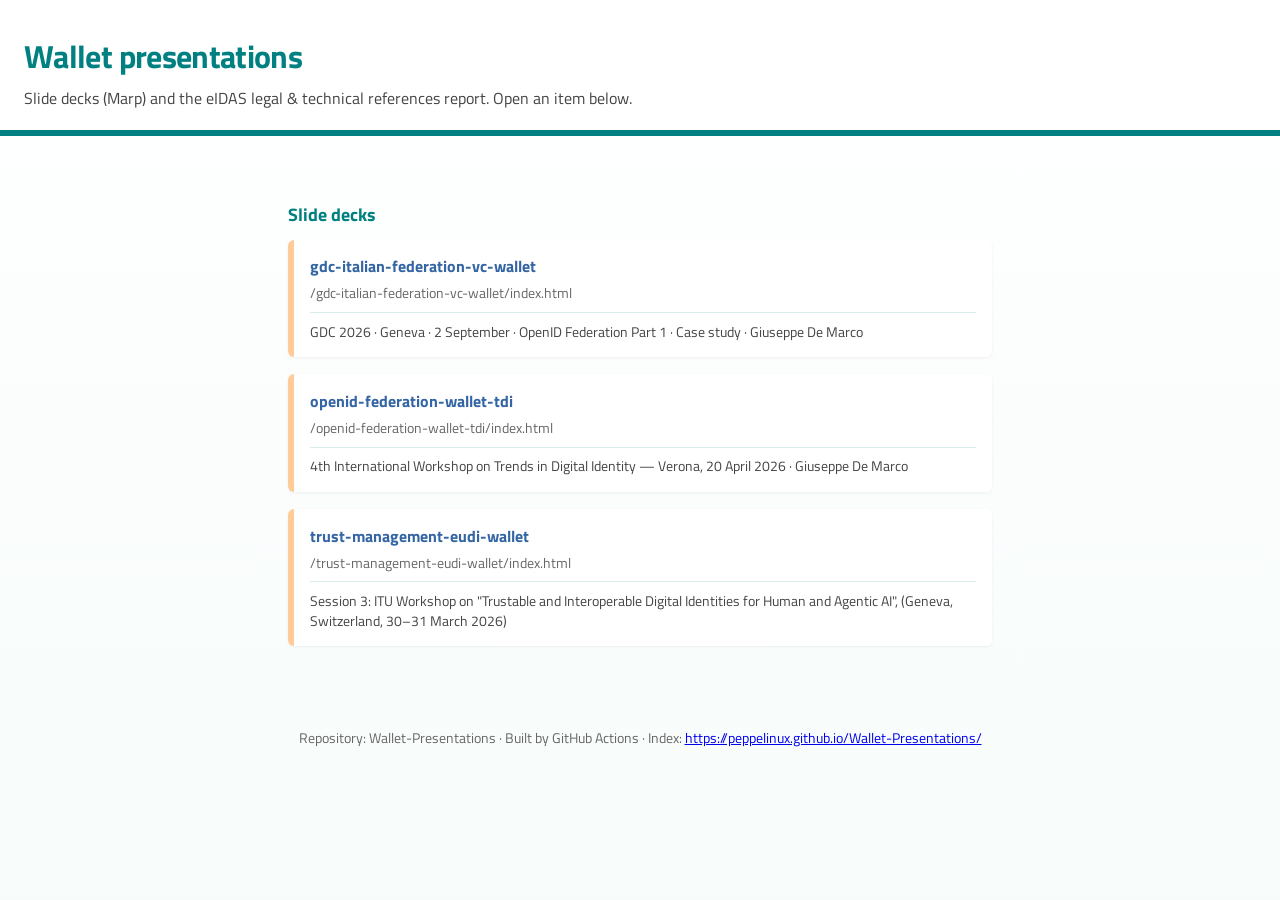
<file: index.html>
<!DOCTYPE html>
<html lang="en">
<head>
<meta charset="utf-8"/>
<meta name="viewport" content="width=device-width, initial-scale=1"/>
<title>Wallet presentations</title>
<link rel="preconnect" href="https://fonts.googleapis.com"/>
<link rel="preconnect" href="https://fonts.gstatic.com" crossorigin/>
<link href="https://fonts.googleapis.com/css2?family=Titillium+Web:wght@400;600;700&amp;display=swap" rel="stylesheet"/>
<style>
:root { --teal:#008080; --peach:#ffcc99; --accent:#3465a4; --bg:#f7fcfb; }
body { font-family: "Titillium Web", system-ui, sans-serif; margin:0; min-height:100vh; background:linear-gradient(180deg,#fff 0%,var(--bg) 100%); color:#2d2d2d; }
header { border-bottom:6px solid var(--teal); padding:2rem 1.5rem 1.25rem; background:#fff; }
h1 { margin:0 0 0.35rem; color:var(--teal); font-weight:700; letter-spacing:-0.02em; }
p.lead { margin:0; max-width:48rem; color:#444; }
main { max-width:44rem; margin:0 auto; padding:2rem 1.25rem 3rem; }
ul.decks { list-style:none; padding:0; margin:0; }
li.deck-card { margin:0 0 1.1rem; padding:0.9rem 1rem 1rem; border-radius:6px; border-left:6px solid var(--peach); background:rgba(255,255,255,0.95); box-shadow:0 1px 3px rgba(0,0,0,0.06); }
li.deck-card.report-card { border-left-color: var(--teal); }
h2.site-section { margin:2rem 0 0.75rem; font-size:1.15rem; color:var(--teal); font-weight:700; }
li.deck-card a.deck-link { text-decoration:none; color:var(--accent); font-weight:600; display:block; }
li.deck-card a.deck-link:hover { text-decoration:underline; }
li.deck-card span.path { display:block; font-size:0.88rem; font-weight:400; color:#666; margin-top:0.25rem; }
p.deck-footer { margin:0.55rem 0 0 0; font-size:0.86rem; font-weight:400; color:#444; line-height:1.4; border-top:1px solid rgba(0,128,128,0.15); padding-top:0.55rem; }
footer { padding:1rem 1.5rem 2rem; font-size:0.9rem; color:#666; text-align:center; }
</style>
</head>
<body>
<header><h1>Wallet presentations</h1><p class="lead">Slide decks (Marp) and the eIDAS legal &amp; technical references report. Open an item below.</p></header>
<main>
<h2 class="site-section">Slide decks</h2>
<ul class="decks">
  <li class="deck-card">
    <a class="deck-link" href="./gdc-italian-federation-vc-wallet/index.html"><strong>gdc-italian-federation-vc-wallet</strong><span class="path">/gdc-italian-federation-vc-wallet/index.html</span></a>
    <p class="deck-footer">GDC 2026 · Geneva · 2 September · OpenID Federation Part 1 · Case study · Giuseppe De Marco</p>
  </li>
  <li class="deck-card">
    <a class="deck-link" href="./openid-federation-wallet-tdi/index.html"><strong>openid-federation-wallet-tdi</strong><span class="path">/openid-federation-wallet-tdi/index.html</span></a>
    <p class="deck-footer">4th International Workshop on Trends in Digital Identity — Verona, 20 April 2026 · Giuseppe De Marco</p>
  </li>
  <li class="deck-card">
    <a class="deck-link" href="./trust-management-eudi-wallet/index.html"><strong>trust-management-eudi-wallet</strong><span class="path">/trust-management-eudi-wallet/index.html</span></a>
    <p class="deck-footer">Session 3: ITU Workshop on &quot;Trustable and Interoperable Digital Identities for Human and Agentic AI&quot;, (Geneva, Switzerland, 30–31 March 2026)</p>
  </li>
</ul>
</main>
<footer>Repository: Wallet-Presentations · Built by GitHub Actions · Index: <a href="https://peppelinux.github.io/Wallet-Presentations/">https://peppelinux.github.io/Wallet-Presentations/</a></footer>
</body></html>
</file>
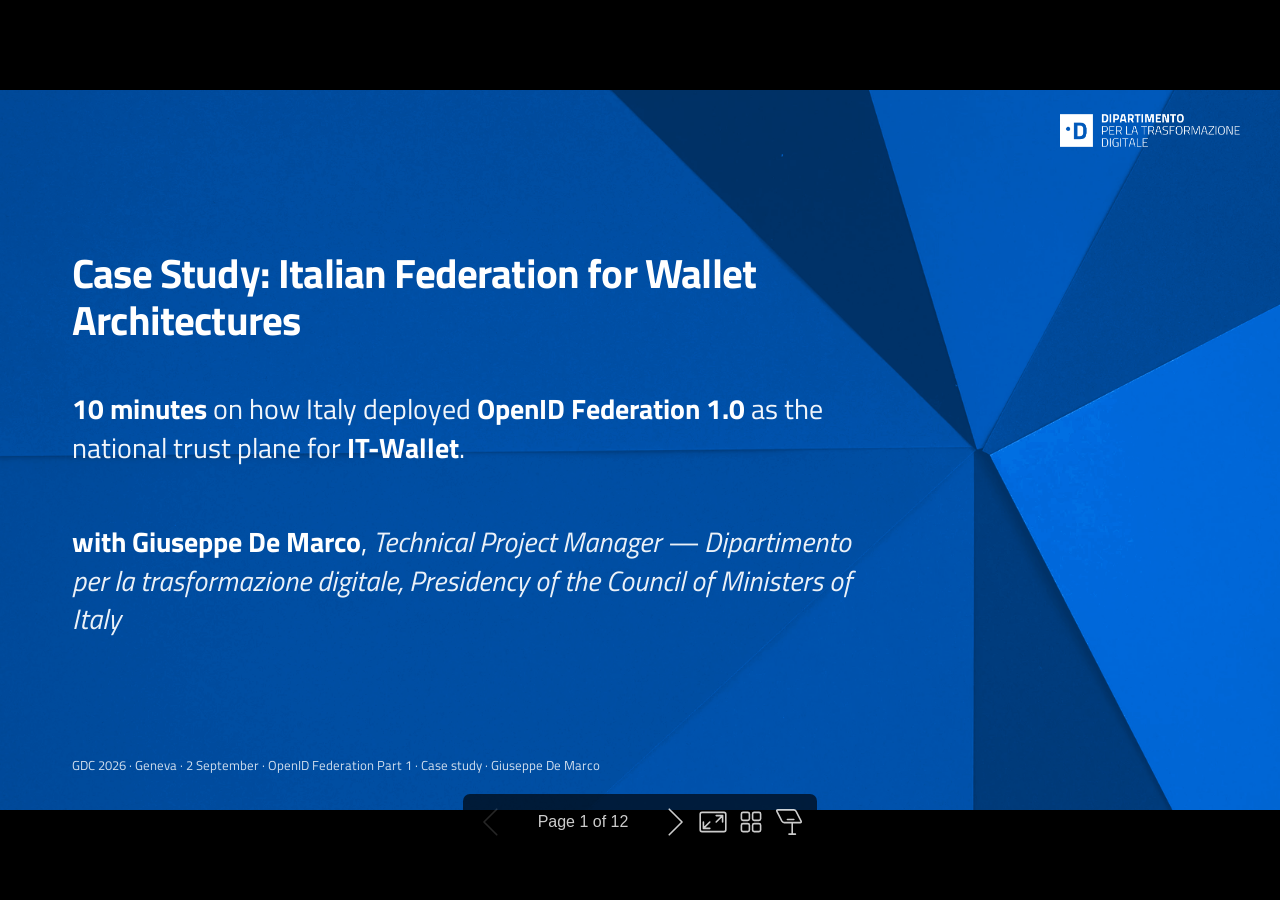
<file: gdc-italian-federation-vc-wallet/index.html>
<!DOCTYPE html><html lang="C"><head><title>Case Study: Italian Federation for Wallet Architectures</title><meta property="og:title" content="Case Study: Italian Federation for Wallet Architectures"><meta charset="UTF-8"><meta name="viewport" content="width=device-width,height=device-height,initial-scale=1.0"><meta name="apple-mobile-web-app-capable" content="yes"><meta http-equiv="X-UA-Compatible" content="ie=edge"><meta property="og:type" content="website"><meta name="twitter:card" content="summary"><style>@media screen{body[data-bespoke-view=""] .bespoke-marp-parent>.bespoke-marp-osc>button,body[data-bespoke-view=next] .bespoke-marp-parent>.bespoke-marp-osc>button,body[data-bespoke-view=overview] button.bespoke-marp-overview-close,body[data-bespoke-view=presenter] .bespoke-marp-presenter-container .bespoke-marp-presenter-info-container .bespoke-marp-presenter-info-page-area .bespoke-marp-presenter-info-page,body[data-bespoke-view=presenter] .bespoke-marp-presenter-container .bespoke-marp-presenter-info-container button,body[data-bespoke-view=presenter] .bespoke-marp-presenter-container .bespoke-marp-presenter-note-container button{appearance:none;background-color:initial;border:0;color:inherit;cursor:pointer;font-size:inherit;opacity:.8;outline:none;padding:0;transition:opacity .2s linear;-webkit-tap-highlight-color:transparent}body[data-bespoke-view=""] .bespoke-marp-parent>.bespoke-marp-osc>button:disabled,body[data-bespoke-view=next] .bespoke-marp-parent>.bespoke-marp-osc>button:disabled,body[data-bespoke-view=overview] button.bespoke-marp-overview-close:disabled,body[data-bespoke-view=presenter] .bespoke-marp-presenter-container .bespoke-marp-presenter-info-container .bespoke-marp-presenter-info-page-area .bespoke-marp-presenter-info-page:disabled,body[data-bespoke-view=presenter] .bespoke-marp-presenter-container .bespoke-marp-presenter-info-container button:disabled,body[data-bespoke-view=presenter] .bespoke-marp-presenter-container .bespoke-marp-presenter-note-container button:disabled{cursor:not-allowed;opacity:.15!important}body[data-bespoke-view=""] .bespoke-marp-parent>.bespoke-marp-osc>button:hover,body[data-bespoke-view=next] .bespoke-marp-parent>.bespoke-marp-osc>button:hover,body[data-bespoke-view=overview] button.bespoke-marp-overview-close:hover,body[data-bespoke-view=presenter] .bespoke-marp-presenter-container .bespoke-marp-presenter-info-container .bespoke-marp-presenter-info-page-area .bespoke-marp-presenter-info-page:hover,body[data-bespoke-view=presenter] .bespoke-marp-presenter-container .bespoke-marp-presenter-info-container button:hover,body[data-bespoke-view=presenter] .bespoke-marp-presenter-container .bespoke-marp-presenter-note-container button:hover{opacity:1}body[data-bespoke-view=""] .bespoke-marp-parent>.bespoke-marp-osc>button:hover:active,body[data-bespoke-view=next] .bespoke-marp-parent>.bespoke-marp-osc>button:hover:active,body[data-bespoke-view=overview] button.bespoke-marp-overview-close:hover:active,body[data-bespoke-view=presenter] .bespoke-marp-presenter-container .bespoke-marp-presenter-info-container .bespoke-marp-presenter-info-page-area .bespoke-marp-presenter-info-page:hover:active,body[data-bespoke-view=presenter] .bespoke-marp-presenter-container .bespoke-marp-presenter-info-container button:hover:active,body[data-bespoke-view=presenter] .bespoke-marp-presenter-container .bespoke-marp-presenter-note-container button:hover:active{opacity:.6}body[data-bespoke-view=""] .bespoke-marp-parent>.bespoke-marp-osc>button:hover:not(:disabled),body[data-bespoke-view=next] .bespoke-marp-parent>.bespoke-marp-osc>button:hover:not(:disabled),body[data-bespoke-view=overview] button.bespoke-marp-overview-close:hover:not(:disabled),body[data-bespoke-view=presenter] .bespoke-marp-presenter-container .bespoke-marp-presenter-info-container .bespoke-marp-presenter-info-page-area .bespoke-marp-presenter-info-page:hover:not(:disabled),body[data-bespoke-view=presenter] .bespoke-marp-presenter-container .bespoke-marp-presenter-info-container button:hover:not(:disabled),body[data-bespoke-view=presenter] .bespoke-marp-presenter-container .bespoke-marp-presenter-note-container button:hover:not(:disabled){transition:none}body[data-bespoke-view=""] .bespoke-marp-parent>.bespoke-marp-osc>button[data-bespoke-marp-osc=prev],body[data-bespoke-view=next] .bespoke-marp-parent>.bespoke-marp-osc>button[data-bespoke-marp-osc=prev],body[data-bespoke-view=presenter] .bespoke-marp-presenter-container .bespoke-marp-presenter-info-container button.bespoke-marp-presenter-info-page-prev{background:#0000 url("[data-uri]") no-repeat 50%;background-size:contain;overflow:hidden;text-indent:100%;white-space:nowrap}body[data-bespoke-view=""] .bespoke-marp-parent>.bespoke-marp-osc>button[data-bespoke-marp-osc=next],body[data-bespoke-view=next] .bespoke-marp-parent>.bespoke-marp-osc>button[data-bespoke-marp-osc=next],body[data-bespoke-view=presenter] .bespoke-marp-presenter-container .bespoke-marp-presenter-info-container button.bespoke-marp-presenter-info-page-next{background:#0000 url("[data-uri]") no-repeat 50%;background-size:contain;overflow:hidden;text-indent:100%;white-space:nowrap}:is(body[data-bespoke-view=""],body[data-bespoke-view=next]) .bespoke-marp-parent>.bespoke-marp-osc>button[data-bespoke-marp-osc=fullscreen]{background:#0000 url("[data-uri]") no-repeat 50%;background-size:contain;overflow:hidden;text-indent:100%;white-space:nowrap}:is(body[data-bespoke-view=""],body[data-bespoke-view=next]) .bespoke-marp-parent>.bespoke-marp-osc>button.exit[data-bespoke-marp-osc=fullscreen]{background-image:url("[data-uri]")}:is(body[data-bespoke-view=""],body[data-bespoke-view=next]) .bespoke-marp-parent>.bespoke-marp-osc>button[data-bespoke-marp-osc=presenter]{background:#0000 url("[data-uri]") no-repeat 50%;background-size:contain;overflow:hidden;text-indent:100%;white-space:nowrap}body[data-bespoke-view=overview] button.bespoke-marp-overview-close,body[data-bespoke-view=presenter] .bespoke-marp-presenter-container .bespoke-marp-presenter-note-container button.bespoke-marp-presenter-note-bigger{background:#0000 url("[data-uri]") no-repeat 50%;background-size:contain;overflow:hidden;text-indent:100%;white-space:nowrap}body[data-bespoke-view=presenter] .bespoke-marp-presenter-container .bespoke-marp-presenter-note-container button.bespoke-marp-presenter-note-smaller{background:#0000 url("[data-uri]") no-repeat 50%;background-size:contain;overflow:hidden;text-indent:100%;white-space:nowrap}:is(body[data-bespoke-view=""],body[data-bespoke-view=next]) .bespoke-marp-parent>.bespoke-marp-osc>button[data-bespoke-marp-osc=overview]{background:#0000 url("[data-uri]") no-repeat 50%;background-size:contain;overflow:hidden;text-indent:100%;white-space:nowrap}}@keyframes __bespoke_marp_transition_reduced_outgoing__{0%{opacity:1}to{opacity:0}}@keyframes __bespoke_marp_transition_reduced_incoming__{0%{mix-blend-mode:plus-lighter;opacity:0}to{mix-blend-mode:plus-lighter;opacity:1}}.bespoke-marp-note,.bespoke-marp-osc,.bespoke-progress-parent{display:none;transition:none}@media screen{::view-transition-group(*){animation-duration:var(--marp-bespoke-transition-animation-duration,.5s);animation-timing-function:ease}::view-transition-new(*),::view-transition-old(*){animation-delay:0s;animation-direction:var(--marp-bespoke-transition-animation-direction,normal);animation-duration:var(--marp-bespoke-transition-animation-duration,.5s);animation-fill-mode:both;animation-name:var(--marp-bespoke-transition-animation-name,var(--marp-bespoke-transition-animation-name-fallback,__bespoke_marp_transition_no_animation__));mix-blend-mode:normal}::view-transition-old(*){--marp-bespoke-transition-animation-name-fallback:__bespoke_marp_transition_reduced_outgoing__;animation-timing-function:ease}::view-transition-new(*){--marp-bespoke-transition-animation-name-fallback:__bespoke_marp_transition_reduced_incoming__;animation-timing-function:ease}::view-transition-new(root),::view-transition-old(root){animation-timing-function:linear}::view-transition-new(__bespoke_marp_transition_osc__),::view-transition-old(__bespoke_marp_transition_osc__){animation-duration:0s!important;animation-name:__bespoke_marp_transition_osc__!important}::view-transition-new(__bespoke_marp_transition_osc__){opacity:0!important}.bespoke-marp-transition-warming-up::view-transition-group(*),.bespoke-marp-transition-warming-up::view-transition-new(*),.bespoke-marp-transition-warming-up::view-transition-old(*){animation-play-state:paused!important}body,html{height:100%;margin:0}body{background:#000;overflow:hidden}svg.bespoke-marp-slide{content-visibility:hidden;interactivity:inert;opacity:0;pointer-events:none;z-index:-1}svg.bespoke-marp-slide:not(.bespoke-marp-active) *{view-transition-name:none!important}svg.bespoke-marp-slide.bespoke-marp-active{content-visibility:visible;interactivity:auto;opacity:1;pointer-events:auto;z-index:0}svg.bespoke-marp-slide.bespoke-marp-active.bespoke-marp-active-ready *{animation-name:__bespoke_marp__!important}@supports not (content-visibility:hidden){svg.bespoke-marp-slide[data-bespoke-marp-load=hideable]{display:none}svg.bespoke-marp-slide[data-bespoke-marp-load=hideable].bespoke-marp-active{display:block}}}@media screen and (prefers-reduced-motion:reduce){svg.bespoke-marp-slide *{view-transition-name:none!important}}@media screen{[data-bespoke-marp-fragment=inactive]{visibility:hidden}:is(body[data-bespoke-view=""],body[data-bespoke-view=next]) .bespoke-marp-parent{inset:0;position:absolute}:is(body[data-bespoke-view=""],body[data-bespoke-view=next]) .bespoke-marp-parent>.bespoke-marp-osc{background:#000000a6;border-radius:7px;bottom:50px;color:#fff;contain:paint;display:block;font-family:Helvetica,Arial,sans-serif;font-size:16px;left:50%;line-height:0;opacity:1;padding:12px;position:absolute;touch-action:manipulation;transform:translateX(-50%);transition:opacity .2s linear;-webkit-user-select:none;user-select:none;view-transition-name:__bespoke_marp_transition_osc__;white-space:nowrap;will-change:transform;z-index:1}:is(body[data-bespoke-view=""],body[data-bespoke-view=next]) .bespoke-marp-parent>.bespoke-marp-osc>:where(*){margin-left:6px}:is(body[data-bespoke-view=""],body[data-bespoke-view=next]) .bespoke-marp-parent>.bespoke-marp-osc>:where(*):where(:first-child){margin-left:0}:is(body[data-bespoke-view=""],body[data-bespoke-view=next]) .bespoke-marp-parent>.bespoke-marp-osc>span{opacity:.8}:is(body[data-bespoke-view=""],body[data-bespoke-view=next]) .bespoke-marp-parent>.bespoke-marp-osc>span[data-bespoke-marp-osc=page]{display:inline-block;min-width:140px;text-align:center}:is(body[data-bespoke-view=""],body[data-bespoke-view=next]) .bespoke-marp-parent>.bespoke-marp-osc>button[data-bespoke-marp-osc=fullscreen],:is(body[data-bespoke-view=""],body[data-bespoke-view=next]) .bespoke-marp-parent>.bespoke-marp-osc>button[data-bespoke-marp-osc=next],:is(body[data-bespoke-view=""],body[data-bespoke-view=next]) .bespoke-marp-parent>.bespoke-marp-osc>button[data-bespoke-marp-osc=overview],:is(body[data-bespoke-view=""],body[data-bespoke-view=next]) .bespoke-marp-parent>.bespoke-marp-osc>button[data-bespoke-marp-osc=presenter],:is(body[data-bespoke-view=""],body[data-bespoke-view=next]) .bespoke-marp-parent>.bespoke-marp-osc>button[data-bespoke-marp-osc=prev]{height:32px;line-height:32px;width:32px}:is(body[data-bespoke-view=""],body[data-bespoke-view=next]) .bespoke-marp-parent.bespoke-marp-inactive{cursor:none}:is(body[data-bespoke-view=""],body[data-bespoke-view=next]) .bespoke-marp-parent.bespoke-marp-inactive>.bespoke-marp-osc{opacity:0;pointer-events:none}:is(body[data-bespoke-view=""],body[data-bespoke-view=next]) svg.bespoke-marp-slide{height:100%;left:0;position:absolute;top:0;width:100%}body[data-bespoke-view=""] .bespoke-progress-parent{background:#222;display:flex;height:5px;width:100%}body[data-bespoke-view=""] .bespoke-progress-parent+:where(.bespoke-marp-parent){top:5px}body[data-bespoke-view=""] .bespoke-progress-parent .bespoke-progress-bar{background:#0288d1;flex:0 0 0;transition:flex-basis .2s cubic-bezier(0,1,1,1)}body[data-bespoke-view=next]{background:#0000}body[data-bespoke-view=presenter]{background:#161616}body[data-bespoke-view=presenter] .bespoke-marp-presenter-container{display:grid;font-family:Helvetica,Arial,sans-serif;grid-template:"current dragbar next" minmax(140px,1fr) "current dragbar note" 2fr "info    dragbar note" 3em;grid-template-columns:minmax(3px,var(--bespoke-marp-presenter-split-ratio,66%)) 0 minmax(3px,1fr);height:100%;left:0;position:absolute;top:0;width:100%}body[data-bespoke-view=presenter] .bespoke-marp-presenter-container :where(.bespoke-marp-parent){grid-area:current;overflow:hidden;position:relative}body[data-bespoke-view=presenter] .bespoke-marp-presenter-container :where(.bespoke-marp-parent) :where(svg.bespoke-marp-slide){height:calc(100% - 40px);left:20px;pointer-events:none;position:absolute;top:20px;-webkit-user-select:none;user-select:none;width:calc(100% - 40px)}body[data-bespoke-view=presenter] .bespoke-marp-presenter-container :where(.bespoke-marp-parent) :where(svg.bespoke-marp-slide).bespoke-marp-active{filter:drop-shadow(0 3px 10px rgba(0,0,0,.5))}body[data-bespoke-view=presenter] .bespoke-marp-presenter-container .bespoke-marp-presenter-dragbar-container{background:#0288d1;cursor:col-resize;grid-area:dragbar;margin-left:-3px;opacity:0;position:relative;transition:opacity .4s linear .1s;width:6px;z-index:10}body[data-bespoke-view=presenter] .bespoke-marp-presenter-container .bespoke-marp-presenter-dragbar-container:hover{opacity:1}body[data-bespoke-view=presenter] .bespoke-marp-presenter-container .bespoke-marp-presenter-dragbar-container.active{opacity:1;transition-delay:0s}body[data-bespoke-view=presenter] .bespoke-marp-presenter-container .bespoke-marp-presenter-next-container{background:#222;cursor:pointer;display:none;grid-area:next;overflow:hidden;position:relative}body[data-bespoke-view=presenter] .bespoke-marp-presenter-container .bespoke-marp-presenter-next-container.active{display:block}body[data-bespoke-view=presenter] .bespoke-marp-presenter-container .bespoke-marp-presenter-next-container iframe.bespoke-marp-presenter-next{background:#0000;border:0;display:block;filter:drop-shadow(0 3px 10px rgba(0,0,0,.5));height:calc(100% - 40px);left:20px;pointer-events:none;position:absolute;interactivity:inert;top:20px;-webkit-user-select:none;user-select:none;width:calc(100% - 40px)}body[data-bespoke-view=presenter] .bespoke-marp-presenter-container .bespoke-marp-presenter-note-container{background:#222;color:#eee;grid-area:note;position:relative;z-index:1}body[data-bespoke-view=presenter] .bespoke-marp-presenter-container .bespoke-marp-presenter-note-container button{height:1.5em;line-height:1.5em;width:1.5em}body[data-bespoke-view=presenter] .bespoke-marp-presenter-container .bespoke-marp-presenter-note-container .bespoke-marp-presenter-note-wrapper{display:block;inset:0;position:absolute}body[data-bespoke-view=presenter] .bespoke-marp-presenter-container .bespoke-marp-presenter-note-container .bespoke-marp-presenter-note-buttons{background:#000000a6;border-radius:4px;bottom:0;display:flex;gap:4px;margin:12px;opacity:0;padding:6px;pointer-events:none;position:absolute;right:0;transition:opacity .2s linear}body[data-bespoke-view=presenter] .bespoke-marp-presenter-container .bespoke-marp-presenter-note-container .bespoke-marp-presenter-note-buttons:focus-within,body[data-bespoke-view=presenter] .bespoke-marp-presenter-container .bespoke-marp-presenter-note-container .bespoke-marp-presenter-note-wrapper:focus-within+.bespoke-marp-presenter-note-buttons,body[data-bespoke-view=presenter] .bespoke-marp-presenter-container .bespoke-marp-presenter-note-container:hover .bespoke-marp-presenter-note-buttons{opacity:1;pointer-events:auto}body[data-bespoke-view=presenter] .bespoke-marp-presenter-container .bespoke-marp-presenter-note-container .bespoke-marp-note{box-sizing:border-box;font-size:calc(1.1em*var(--bespoke-marp-note-font-scale, 1));height:calc(100% - 40px);margin:20px;overflow:auto;padding-right:3px;white-space:pre-wrap;width:calc(100% - 40px);word-wrap:break-word;scrollbar-color:#eeeeee80 #0000;scrollbar-width:thin}body[data-bespoke-view=presenter] .bespoke-marp-presenter-container .bespoke-marp-presenter-note-container .bespoke-marp-note::-webkit-scrollbar{width:6px}body[data-bespoke-view=presenter] .bespoke-marp-presenter-container .bespoke-marp-presenter-note-container .bespoke-marp-note::-webkit-scrollbar-track{background:#0000}body[data-bespoke-view=presenter] .bespoke-marp-presenter-container .bespoke-marp-presenter-note-container .bespoke-marp-note::-webkit-scrollbar-thumb{background:#eeeeee80;border-radius:6px}body[data-bespoke-view=presenter] .bespoke-marp-presenter-container .bespoke-marp-presenter-note-container .bespoke-marp-note:empty{pointer-events:none}body[data-bespoke-view=presenter] .bespoke-marp-presenter-container .bespoke-marp-presenter-note-container .bespoke-marp-note.active{display:block}body[data-bespoke-view=presenter] .bespoke-marp-presenter-container .bespoke-marp-presenter-note-container .bespoke-marp-note p:first-child{margin-top:0}body[data-bespoke-view=presenter] .bespoke-marp-presenter-container .bespoke-marp-presenter-note-container .bespoke-marp-note p:last-child{margin-bottom:0}body[data-bespoke-view=presenter] .bespoke-marp-presenter-container .bespoke-marp-presenter-info-container{align-items:center;box-sizing:border-box;color:#eee;display:flex;flex-wrap:nowrap;grid-area:info;justify-content:center;overflow:hidden;padding:0 10px}body[data-bespoke-view=presenter] .bespoke-marp-presenter-container .bespoke-marp-presenter-info-container :is(.bespoke-marp-presenter-info-page-area,.bespoke-marp-presenter-info-time,.bespoke-marp-presenter-info-timer){box-sizing:border-box;display:block;padding:0 10px;white-space:nowrap;width:100%}body[data-bespoke-view=presenter] .bespoke-marp-presenter-container .bespoke-marp-presenter-info-container button{height:1.5em;line-height:1.5em;width:1.5em}body[data-bespoke-view=presenter] .bespoke-marp-presenter-container .bespoke-marp-presenter-info-container .bespoke-marp-presenter-info-page-area{order:2;text-align:center}body[data-bespoke-view=presenter] .bespoke-marp-presenter-container .bespoke-marp-presenter-info-container .bespoke-marp-presenter-info-page-area .bespoke-marp-presenter-info-page{display:inline-block;min-width:120px;text-align:center}body[data-bespoke-view=presenter] .bespoke-marp-presenter-container .bespoke-marp-presenter-info-container .bespoke-marp-presenter-info-time{color:#999;order:1;text-align:left}body[data-bespoke-view=presenter] .bespoke-marp-presenter-container .bespoke-marp-presenter-info-container .bespoke-marp-presenter-info-timer{color:#999;order:3;text-align:right}body[data-bespoke-view=presenter] .bespoke-marp-presenter-container .bespoke-marp-presenter-info-container .bespoke-marp-presenter-info-timer:hover{cursor:pointer}body[data-bespoke-view=overview]{background:#161616;overflow:auto}body[data-bespoke-view=overview] [data-bespoke-marp-fragment=inactive]{visibility:visible}body[data-bespoke-view=overview] .bespoke-marp-overview-header{backdrop-filter:blur(4px);background:#222222d9;box-shadow:0 3px 10px #00000080;box-sizing:border-box;display:flex;height:48px;inset:0 0 auto;justify-content:flex-end;padding:10px;position:fixed;z-index:1}body[data-bespoke-view=overview] button.bespoke-marp-overview-close{height:28px;line-height:28px;transform:rotate(45deg);width:28px}body[data-bespoke-view=overview] .bespoke-marp-parent{display:grid;gap:40px;grid-template-columns:repeat(auto-fit,minmax(0,240px));justify-content:space-around;padding:30px}body[data-bespoke-view=overview] .bespoke-marp-parent svg.bespoke-marp-slide{--bov-selected:#0000;--bov-focus:#161616;--bov-focus-outline:#0000;background-image:conic-gradient(#161616 0 0),conic-gradient(var(--bov-focus) 0 0),conic-gradient(var(--bov-focus-outline) 0 0),conic-gradient(var(--bov-selected) 0 0);background-position:5px 5px,3px 3px,2px 2px,0 0;background-repeat:no-repeat;background-size:calc(100% - 10px) calc(100% - 10px),calc(100% - 6px) calc(100% - 6px),calc(100% - 4px) calc(100% - 4px),100% 100%;content-visibility:visible;cursor:pointer;filter:drop-shadow(0 3px 10px rgba(0,0,0,.5));margin:-6px;padding:6px;interactivity:auto;opacity:1;outline:0;pointer-events:auto;scroll-margin-block:30px;width:100%;z-index:0}body[data-bespoke-view=overview] .bespoke-marp-parent svg.bespoke-marp-slide *,body[data-bespoke-view=overview] .bespoke-marp-parent svg.bespoke-marp-slide.bespoke-marp-active *{pointer-events:none;interactivity:inert}body[data-bespoke-view=overview] .bespoke-marp-parent :is(svg.bespoke-marp-slide:active,svg.bespoke-marp-slide:focus-visible,svg.bespoke-marp-slide:hover){--bov-focus-outline:#161616}body[data-bespoke-view=overview] .bespoke-marp-parent svg.bespoke-marp-slide:focus-visible,body[data-bespoke-view=overview] .bespoke-marp-parent svg.bespoke-marp-slide:hover{--bov-focus:#999}body[data-bespoke-view=overview] .bespoke-marp-parent svg.bespoke-marp-slide:active{--bov-focus:#eee}body[data-bespoke-view=overview] .bespoke-marp-parent svg.bespoke-marp-slide.bespoke-marp-active{--bov-selected:#0288d1}body[data-bespoke-view=overview]:has(.bespoke-marp-overview-header) .bespoke-marp-parent{padding-top:78px}body[data-bespoke-view=overview]:has(.bespoke-marp-overview-header) .bespoke-marp-parent svg.bespoke-marp-slide{scroll-margin-top:78px}.bespoke-marp-overview{background:#000000a6;inset:0;opacity:0;pointer-events:none;position:fixed;transition:opacity .1s ease;z-index:10}.bespoke-marp-overview iframe{background:#222;border:0;display:block;height:100%;left:0;position:absolute;top:0;width:100%}.bespoke-marp-overview[data-open="1"]{opacity:1;pointer-events:auto}}@media print{.bespoke-marp-overview,.bespoke-marp-presenter-info-container,.bespoke-marp-presenter-next-container,.bespoke-marp-presenter-note-container{display:none}}</style><style>@import url('https://fonts.googleapis.com/css2?family=Titillium+Web:ital,wght@0,300;0,400;0,600;0,700;1,400;1,600&display=swap');div#\:\$p > svg > foreignObject > section{width:1280px;height:720px;box-sizing:border-box;overflow:hidden;position:relative;scroll-snap-align:center center;-webkit-text-size-adjust:100%;text-size-adjust:100%}div#\:\$p > svg > foreignObject > section::after{bottom:0;content:attr(data-marpit-pagination);padding:inherit;pointer-events:none;position:absolute;right:0}div#\:\$p > svg > foreignObject > section:not([data-marpit-pagination])::after{display:none}div#\:\$p > svg > foreignObject > section :where(:is(h1, marp-h1)){font-size:2em;margin-block:0.67em}div#\:\$p > svg > foreignObject > section section:where(:is(h1, marp-h1)){--marpit-root-font-size: 2em}div#\:\$p > svg > foreignObject > section video::-webkit-media-controls{will-change:transform}@page {size:1280px 720px;margin:0}@media print{html, body{background-color:#fff;margin:0;page-break-inside:avoid;break-inside:avoid-page}div#\:\$p > svg > foreignObject > section{page-break-before:always;break-before:page}div#\:\$p > svg > foreignObject > section, div#\:\$p > svg > foreignObject > section *{-webkit-print-color-adjust:exact!important;animation-delay:0s!important;animation-duration:0s!important;color-adjust:exact!important;print-color-adjust:exact!important;transition:none!important}div#\:\$p > svg[data-marpit-svg]{display:block;height:100vh;width:100vw}}div#\:\$p > svg > foreignObject > :where(section){container-type:size}div#\:\$p > svg > foreignObject > section img[data-marp-twemoji]{background:transparent;height:1em;margin:0 .05em 0 .1em;vertical-align:-.1em;width:1em}div#\:\$p > svg > foreignObject > :where(section):not([\20 root]){--brand: #0066cc;--brand-dark: #004c99;--brand-soft: #e8f3fc;--brand-mid: #5ba3e8;--text: #1a1a1a;--text-muted: #5c6f82;--surface: #ffffff;}div#\:\$p > svg > foreignObject > section{position:relative;box-sizing:border-box;min-height:100%;display:flex;flex-direction:column;background:var(--surface);color:var(--text);font-family:'Titillium Web', 'Liberation Sans', Arial, sans-serif;font-size:28px;font-weight:400;line-height:1.38;padding:88px 56px 64px 56px}div#\:\$p > svg > foreignObject > section{--marpit-root-font-size: 28px}div#\:\$p > svg > foreignObject > section > *:not(footer){position:relative;z-index:1}div#\:\$p > svg > foreignObject > section:not(.lead)::after{position:absolute;top:28px;right:40px;width:340px;height:62px;background:url('./images/dtd-logo-blue.png') no-repeat right center;background-size:contain;z-index:3;pointer-events:none}div#\:\$p > svg > foreignObject > section :is(h1, marp-h1), div#\:\$p > svg > foreignObject > section marp-h1{color:var(--brand);font-size:1.5em;font-weight:700;letter-spacing:-0.02em;margin:0 0 0.4em 0}div#\:\$p > svg > foreignObject > section :is(h2, marp-h2){color:var(--brand);font-size:1.22em;font-weight:700;margin:0 0 0.45em 0;padding:0 360px 0.28em 0;border-bottom:2px solid var(--brand)}div#\:\$p > svg > foreignObject > section :is(h3, marp-h3){color:var(--brand);font-size:1.05em;font-weight:600}div#\:\$p > svg > foreignObject > section strong{color:var(--text);font-weight:700}div#\:\$p > svg > foreignObject > section a{color:var(--brand)}div#\:\$p > svg > foreignObject > section ul, div#\:\$p > svg > foreignObject > section ol{line-height:1.38}div#\:\$p > svg > foreignObject > section li::marker{color:var(--brand)}div#\:\$p > svg > foreignObject > section table{font-size:0.82em;border-collapse:collapse;margin:0.35em 0}div#\:\$p > svg > foreignObject > section th{background:var(--brand);color:#fff;font-weight:600;padding:0.35em 0.5em;text-align:left}div#\:\$p > svg > foreignObject > section td{border:1px solid #d6e6f5;padding:0.3em 0.45em;background:#fff}div#\:\$p > svg > foreignObject > section tr:nth-child(even) td{background:var(--brand-soft)}div#\:\$p > svg > foreignObject > section blockquote{border-left:5px solid var(--brand);color:var(--text-muted)}div#\:\$p > svg > foreignObject > section code{background:var(--brand-soft);color:var(--brand-dark);padding:0.08em 0.2em;border-radius:3px;font-family:Consolas, 'Courier New', monospace;font-size:0.9em}div#\:\$p > svg > foreignObject > section footer{color:var(--text-muted);font-size:0.48em;line-height:1.25}div#\:\$p > svg > foreignObject > section > footer{position:absolute;left:56px;right:56px;bottom:28px;margin:0;z-index:2}div#\:\$p > svg > foreignObject > section.lead{justify-content:center;align-items:flex-start;text-align:left;padding:96px 72px 80px 72px;background-color:var(--brand);color:#fff;background-image:url('./images/dtd-logo-white.png'), url('./images/title-geometry.png');background-repeat:no-repeat, no-repeat;background-position:top 24px right 40px, center right;background-size:180px auto, cover}div#\:\$p > svg > foreignObject > section.lead :is(:is(h1, marp-h1), marp-h1){color:#fff;background:none;border:none;box-shadow:none;padding:0;margin:0 0 0.45em 0;max-width:72%;font-size:1.72em;font-weight:700;line-height:1.15;text-align:left}div#\:\$p > svg > foreignObject > section.lead.lead-title-tight :is(:is(h1, marp-h1), marp-h1){font-size:1.48em;line-height:1.14;max-width:74%}div#\:\$p > svg > foreignObject > section.lead p, div#\:\$p > svg > foreignObject > section.lead strong{color:rgba(255, 255, 255, 0.95);text-align:left;max-width:70%;font-weight:400}div#\:\$p > svg > foreignObject > section.lead strong{color:#fff;font-weight:700}div#\:\$p > svg > foreignObject > section.lead em, div#\:\$p > svg > foreignObject > section.lead i{color:rgba(255, 255, 255, 0.92)}div#\:\$p > svg > foreignObject > section.lead footer{color:rgba(255, 255, 255, 0.82);left:72px;right:72px;bottom:36px;text-align:left}div#\:\$p > svg > foreignObject > section.thank-you-slide .thank-you-qr{margin:0.55em 0 0;padding:0.7em 0.9em 0.55em;background:#ffffff;border-radius:8px;display:inline-flex;flex-direction:column;align-items:center;gap:0.35em;max-width:min(92%, 340px)}div#\:\$p > svg > foreignObject > section.thank-you-slide .thank-you-qr img{display:block;width:200px;height:200px;margin:0}div#\:\$p > svg > foreignObject > section.thank-you-slide .thank-you-qr-url{margin:0;padding:0;line-height:1.25;font-size:0.62em;font-weight:600;max-width:100%}div#\:\$p > svg > foreignObject > section.thank-you-slide div#\:\$p > svg > foreignObject > section section.thank-you-qr-url{--marpit-root-font-size: 0.62em}div#\:\$p > svg > foreignObject > section.thank-you-slide .thank-you-qr-url a{color:var(--brand);word-break:break-all}div#\:\$p > svg > foreignObject > section.italian-choice-slide{padding:76px 48px 52px 48px;font-size:23px;line-height:1.28}div#\:\$p > svg > foreignObject > section.italian-choice-slide{--marpit-root-font-size: 23px}div#\:\$p > svg > foreignObject > section.italian-choice-slide :is(:is(h2, marp-h2), marp-h2){margin:0 0 0.22em 0;font-size:1.28em}div#\:\$p > svg > foreignObject > section.italian-choice-slide ul{margin:0.08em 0 0;padding-left:1.15em}div#\:\$p > svg > foreignObject > section.italian-choice-slide li{margin:0.22em 0}div#\:\$p > svg > foreignObject > section.compare-3-slide{font-size:24px;line-height:1.26;padding:80px 44px 56px 44px}div#\:\$p > svg > foreignObject > section.compare-3-slide{--marpit-root-font-size: 24px}div#\:\$p > svg > foreignObject > section.compare-3-slide :is(:is(h2, marp-h2), marp-h2){margin:0 0 0.2em 0;font-size:1.12em}div#\:\$p > svg > foreignObject > section.compare-3-slide table{font-size:0.78em;width:100%;table-layout:fixed;margin:0.08em 0 0.2em}div#\:\$p > svg > foreignObject > section.compare-3-slide th, div#\:\$p > svg > foreignObject > section.compare-3-slide td{padding:0.16em 0.32em;vertical-align:top;word-wrap:break-word;overflow-wrap:anywhere;line-height:1.28}div#\:\$p > svg > foreignObject > section.compare-3-slide th:nth-child(1), div#\:\$p > svg > foreignObject > section.compare-3-slide td:nth-child(1){width:14%}div#\:\$p > svg > foreignObject > section.compare-3-slide > p{margin:0.2em 0 0;font-size:0.92em;line-height:1.32}div#\:\$p > svg > foreignObject > section.topology-slide{padding:80px 48px 56px 48px}div#\:\$p > svg > foreignObject > section.topology-slide :is(:is(h2, marp-h2), marp-h2){margin:0 0 0.16em 0}div#\:\$p > svg > foreignObject > section.topology-slide > p{margin:0.12em 0 0;font-size:0.88em;line-height:1.32}div#\:\$p > svg > foreignObject > section.topology-slide img[alt='diagram']{display:block;width:auto;max-width:100%;max-height:min(400px, 54vh);height:auto;margin:0.08em auto 0.1em;object-fit:contain;object-position:center top}div#\:\$p > svg > foreignObject > section.topology-slide ul{margin:0.08em 0 0;font-size:0.86em;line-height:1.28}div#\:\$p > svg > foreignObject > section.topology-slide li{margin:0.08em 0}div#\:\$p > svg > foreignObject > section.runtime-slide img[alt='diagram']{max-height:min(300px, 40vh)}div#\:\$p > svg > foreignObject > section.federation-api-compact{font-size:24px;line-height:1.24;padding:76px 48px 52px 48px}div#\:\$p > svg > foreignObject > section.federation-api-compact{--marpit-root-font-size: 24px}div#\:\$p > svg > foreignObject > section.federation-api-compact :is(:is(h2, marp-h2), marp-h2){margin-top:0;margin-bottom:0.18em;font-size:1.14em}div#\:\$p > svg > foreignObject > section.federation-api-compact table{font-size:0.74em;margin:0.1em 0 0.14em 0;width:100%}div#\:\$p > svg > foreignObject > section.federation-api-compact > p{margin:0.1em 0 0;font-size:0.84em;line-height:1.28}div#\:\$p > svg > foreignObject > section.domestic-gap-matrix{font-size:28px;line-height:1.24;padding:80px 46px 56px 46px}div#\:\$p > svg > foreignObject > section.domestic-gap-matrix{--marpit-root-font-size: 28px}div#\:\$p > svg > foreignObject > section.domestic-gap-matrix :is(:is(h2, marp-h2), marp-h2){margin:0 0 0.12em 0;font-size:1.08em}div#\:\$p > svg > foreignObject > section.domestic-gap-matrix > p{margin:0 0 0.14em;font-size:0.72em;line-height:1.28;color:var(--text-muted)}div#\:\$p > svg > foreignObject > section.domestic-gap-matrix table{font-size:0.68em;width:100%;table-layout:fixed;margin:0.1em 0 0}div#\:\$p > svg > foreignObject > section.domestic-gap-matrix th, div#\:\$p > svg > foreignObject > section.domestic-gap-matrix td{padding:0.14em 0.3em;line-height:1.24;vertical-align:top;word-wrap:break-word;overflow-wrap:anywhere}div#\:\$p > svg > foreignObject > section.domestic-gap-matrix th:nth-child(1), div#\:\$p > svg > foreignObject > section.domestic-gap-matrix td:nth-child(1){width:24%}div#\:\$p > svg > foreignObject > section.case-stats-slide{padding:80px 48px 56px 48px;font-size:26px}div#\:\$p > svg > foreignObject > section.case-stats-slide{--marpit-root-font-size: 26px}div#\:\$p > svg > foreignObject > section.case-stats-slide :is(:is(h2, marp-h2), marp-h2){margin:0 0 0.22em 0}div#\:\$p > svg > foreignObject > section.case-stats-slide .stat-grid{display:grid;grid-template-columns:repeat(4, minmax(0, 1fr));gap:calc(var(--marpit-root-font-size, 1rem) * 0.55);margin:0.1em 0 0.35em}div#\:\$p > svg > foreignObject > section.case-stats-slide .stat{background:var(--brand-soft);border-top:5px solid var(--brand);border-radius:4px;padding:0.45em 0.4em 0.5em;text-align:center}div#\:\$p > svg > foreignObject > section.case-stats-slide .stat-n{color:var(--brand);font-size:1.55em;font-weight:700;letter-spacing:-0.03em;line-height:1.05}div#\:\$p > svg > foreignObject > section.case-stats-slide div#\:\$p > svg > foreignObject > section section.stat-n{--marpit-root-font-size: 1.55em}div#\:\$p > svg > foreignObject > section.case-stats-slide .stat-l{color:var(--text-muted);font-size:0.62em;font-weight:600;line-height:1.25;margin-top:0.25em}div#\:\$p > svg > foreignObject > section.case-stats-slide div#\:\$p > svg > foreignObject > section section.stat-l{--marpit-root-font-size: 0.62em}div#\:\$p > svg > foreignObject > section.case-stats-slide ul{margin:0.1em 0 0;font-size:0.86em;line-height:1.34}div#\:\$p > svg > foreignObject > section.browser-shot-slide{padding:70px 24px 44px 24px;font-size:22px}div#\:\$p > svg > foreignObject > section.browser-shot-slide{--marpit-root-font-size: 22px}div#\:\$p > svg > foreignObject > section.browser-shot-slide :is(:is(h2, marp-h2), marp-h2){margin:0 0 0.06em 0;font-size:1.1em}div#\:\$p > svg > foreignObject > section.browser-shot-slide > p{margin:0.06em 0 0.04em;font-size:0.78em;line-height:1.24}div#\:\$p > svg > foreignObject > section.lessons-slide{padding:76px 48px 52px 48px;font-size:22px;line-height:1.24}div#\:\$p > svg > foreignObject > section.lessons-slide{--marpit-root-font-size: 22px}div#\:\$p > svg > foreignObject > section.lessons-slide :is(:is(h2, marp-h2), marp-h2){margin:0 0 0.18em 0;font-size:1.12em}div#\:\$p > svg > foreignObject > section.lessons-slide p{margin:0.18em 0 0.08em;color:var(--brand);font-weight:700}div#\:\$p > svg > foreignObject > section.lessons-slide ul{margin:0.05em 0 0.22em;font-size:0.9em}div#\:\$p > svg > foreignObject > section.lessons-slide li{margin:0.04em 0}div#\:\$p > svg > foreignObject > section.roadmap-slide{padding:76px 48px 52px 48px;font-size:22px;line-height:1.28}div#\:\$p > svg > foreignObject > section.roadmap-slide{--marpit-root-font-size: 22px}div#\:\$p > svg > foreignObject > section.roadmap-slide :is(:is(h2, marp-h2), marp-h2){margin:0 0 0.2em 0;font-size:1.16em}div#\:\$p > svg > foreignObject > section.roadmap-slide ul{margin:0.08em 0 0.18em}div#\:\$p > svg > foreignObject > section.roadmap-slide li{margin:0.12em 0}div#\:\$p > svg > foreignObject > section.roadmap-slide > p{margin:0.12em 0 0;font-size:0.86em;line-height:1.28}div#\:\$p > svg > foreignObject > section.browser-shot-slide img{display:block;width:100%;max-height:64vh;height:auto;margin:0.06em auto 0.04em;object-fit:contain}div#\:\$p > svg > foreignObject > section[data-marpit-advanced-background="background"]{columns:initial!important;display:block!important;padding:0!important}div#\:\$p > svg > foreignObject > section[data-marpit-advanced-background="background"]::before, div#\:\$p > svg > foreignObject > section[data-marpit-advanced-background="background"]::after, div#\:\$p > svg > foreignObject > section[data-marpit-advanced-background="content"]::before, div#\:\$p > svg > foreignObject > section[data-marpit-advanced-background="content"]::after{display:none!important}div#\:\$p > svg > foreignObject > section[data-marpit-advanced-background="background"] > div[data-marpit-advanced-background-container]{all:initial;display:flex;flex-direction:row;height:100%;overflow:hidden;width:100%}div#\:\$p > svg > foreignObject > section[data-marpit-advanced-background="background"] > div[data-marpit-advanced-background-container][data-marpit-advanced-background-direction="vertical"]{flex-direction:column}div#\:\$p > svg > foreignObject > section[data-marpit-advanced-background="background"][data-marpit-advanced-background-split] > div[data-marpit-advanced-background-container]{width:var(--marpit-advanced-background-split, 50%)}div#\:\$p > svg > foreignObject > section[data-marpit-advanced-background="background"][data-marpit-advanced-background-split="right"] > div[data-marpit-advanced-background-container]{margin-left:calc(100% - var(--marpit-advanced-background-split, 50%))}div#\:\$p > svg > foreignObject > section[data-marpit-advanced-background="background"] > div[data-marpit-advanced-background-container] > figure{all:initial;background-position:center;background-repeat:no-repeat;background-size:cover;flex:auto;margin:0}div#\:\$p > svg > foreignObject > section[data-marpit-advanced-background="background"] > div[data-marpit-advanced-background-container] > figure > figcaption{position:absolute;border:0;clip:rect(0, 0, 0, 0);height:1px;margin:-1px;overflow:hidden;padding:0;white-space:nowrap;width:1px}div#\:\$p > svg > foreignObject > section[data-marpit-advanced-background="content"], div#\:\$p > svg > foreignObject > section[data-marpit-advanced-background="pseudo"]{background:transparent!important}div#\:\$p > svg > foreignObject > section[data-marpit-advanced-background="pseudo"], div#\:\$p > svg[data-marpit-svg] > foreignObject[data-marpit-advanced-background="pseudo"]{pointer-events:none!important}div#\:\$p > svg > foreignObject > section[data-marpit-advanced-background-split]{width:100%;height:100%}
</style></head><body><div class="bespoke-marp-osc"><button data-bespoke-marp-osc="prev" tabindex="-1" title="Previous slide">Previous slide</button><span data-bespoke-marp-osc="page"></span><button data-bespoke-marp-osc="next" tabindex="-1" title="Next slide">Next slide</button><button data-bespoke-marp-osc="fullscreen" tabindex="-1" title="Toggle fullscreen (f)">Toggle fullscreen</button><button data-bespoke-marp-osc="overview" tabindex="-1" title="Toggle overview view (o)">Toggle overview view</button><button data-bespoke-marp-osc="presenter" tabindex="-1" title="Open presenter view (p)">Open presenter view</button></div><div id=":$p"><svg data-marpit-svg="" viewBox="0 0 1280 720"><foreignObject width="1280" height="720"><section id="1" data-footer="GDC 2026 · Geneva · 2 September · OpenID Federation Part 1 · Case study · Giuseppe De Marco" data-class="lead lead-blue lead-title-tight" data-theme="it-wallet-dtd" lang="C" class="lead lead-blue lead-title-tight" style="--footer:GDC 2026 · Geneva · 2 September · OpenID Federation Part 1 · Case study · Giuseppe De Marco;--class:lead lead-blue lead-title-tight;--theme:it-wallet-dtd;">
<h1 id="case-study-italian-federation-for-wallet-architectures">Case Study: Italian Federation for Wallet Architectures</h1>
<p><strong>10 minutes</strong> on how Italy deployed <strong>OpenID Federation 1.0</strong> as the national trust plane for <strong>IT-Wallet</strong>.</p>
<p><strong>with Giuseppe De Marco</strong>, <em>Technical Project Manager — Dipartimento per la trasformazione digitale, Presidency of the Council of Ministers of Italy</em></p>
<footer>GDC 2026 · Geneva · 2 September · OpenID Federation Part 1 · Case study · Giuseppe De Marco</footer>
</section>
</foreignObject></svg><svg data-marpit-svg="" viewBox="0 0 1280 720"><foreignObject width="1280" height="720"><section id="2" data-footer="GDC 2026 · Geneva · 2 September · OpenID Federation Part 1 · Case study · Giuseppe De Marco" data-theme="it-wallet-dtd" lang="C" style="--footer:GDC 2026 · Geneva · 2 September · OpenID Federation Part 1 · Case study · Giuseppe De Marco;--theme:it-wallet-dtd;">
<h2 id="agenda">Agenda</h2>
<ol>
<li><strong>Why Federation</strong> for wallets and Digital Credentials.</li>
<li><strong>How Italy applied it</strong> — Trust Anchor, Intermediaries and Leaves in Wallet Architectures.</li>
<li><strong>What production taught us</strong> — adoption, open specs, coexistence with EU Digital Identity Wallet trusted lists.</li>
<li><strong>What we still feed into the roadmap</strong> — questions and answers.</li>
</ol>
<p>Today we talk about a <strong>deployed national federation</strong> for credential issuance and presentation, not a greenfield protocol pitch.</p>
<footer>GDC 2026 · Geneva · 2 September · OpenID Federation Part 1 · Case study · Giuseppe De Marco</footer>
</section>
</foreignObject></svg><svg data-marpit-svg="" viewBox="0 0 1280 720"><foreignObject width="1280" height="720"><section id="3" data-footer="GDC 2026 · Geneva · 2 September · OpenID Federation Part 1 · Case study · Giuseppe De Marco" data-class="italian-choice-slide" data-theme="it-wallet-dtd" lang="C" class="italian-choice-slide" style="--footer:GDC 2026 · Geneva · 2 September · OpenID Federation Part 1 · Case study · Giuseppe De Marco;--class:italian-choice-slide;--theme:it-wallet-dtd;">
<h2 id="the-italian-choice">The Italian choice</h2>
<ul>
<li><strong>One national registrar:</strong> <strong>OpenID Federation 1.0</strong> with a <strong>governmental Trust Anchor</strong>. Leaves: Wallet Providers, Credential Issuers (<strong>PID</strong> / <strong>(Q)EAA</strong> — identity and attribute credentials), Relying Parties. <strong>Multiple wallets</strong> sit under that one registrar — as <strong>national policy</strong> and <strong>EUDI Wallet</strong> both require. <strong>Multiple certification bodies and labs</strong> are allowed.</li>
<li><strong>Intermediates are RP-only</strong> (eIDAS Art. 5b(8) intermediaries). Federation <em>can</em> nest Wallet Providers under an Intermediate; <strong>Italy does not</strong>. That is <strong>policy</strong>, not a protocol limit.</li>
<li><strong>Wallet Instance is not a Federation Entity.</strong> It must <strong>not</strong> publish <code>/.well-known/openid-federation</code>. Reliability is a <strong>Wallet Attestation</strong> issued by the Wallet Provider.</li>
<li><strong>Reuse, don’t rebuild:</strong> <strong>SPID/CIE</strong> (Italy’s existing eID schemes) for identity proofing, <strong>PDND</strong> (national authentic-source data platform), <strong>App IO</strong> (the public-service app) as the first wallet surface.</li>
<li><strong>Two federations, two Trust Anchors:</strong> legacy <strong>SPID/CIE</strong> OpenID Connect still uses <strong>pre-1.0</strong> Federation drafts; <strong>IT-Wallet</strong> is <strong>Federation 1.0</strong>. Retrocompatibility is achievable, given that the standard has evolved in continuity with pre-existing implementations.</li>
</ul>
<footer>GDC 2026 · Geneva · 2 September · OpenID Federation Part 1 · Case study · Giuseppe De Marco</footer>
</section>
</foreignObject></svg><svg data-marpit-svg="" viewBox="0 0 1280 720"><foreignObject width="1280" height="720"><section id="4" data-footer="GDC 2026 · Geneva · 2 September · OpenID Federation Part 1 · Case study · Giuseppe De Marco" data-class="topology-slide" data-theme="it-wallet-dtd" lang="C" class="topology-slide" style="--footer:GDC 2026 · Geneva · 2 September · OpenID Federation Part 1 · Case study · Giuseppe De Marco;--class:topology-slide;--theme:it-wallet-dtd;">
<h2 id="topology--who-is-in-the-federation">Topology — who is in the federation</h2>
<p><img src="diagrams/d01-federation-topology.svg" alt="diagram" /></p>
<p>The Trust Anchor is the <strong>single national registrar</strong>. <strong>Intermediates onboard RPs only</strong> — national policy, not a Federation limit. Leaves self-publish <strong>Entity Configuration</strong>; superiors publish <strong>Subordinate Statements</strong>.</p>
<footer>GDC 2026 · Geneva · 2 September · OpenID Federation Part 1 · Case study · Giuseppe De Marco</footer>
</section>
</foreignObject></svg><svg data-marpit-svg="" viewBox="0 0 1280 720"><foreignObject width="1280" height="720"><section id="5" data-footer="GDC 2026 · Geneva · 2 September · OpenID Federation Part 1 · Case study · Giuseppe De Marco" data-class="federation-api-compact" data-theme="it-wallet-dtd" lang="C" class="federation-api-compact" style="--footer:GDC 2026 · Geneva · 2 September · OpenID Federation Part 1 · Case study · Giuseppe De Marco;--class:federation-api-compact;--theme:it-wallet-dtd;">
<h2 id="what-italian-federation-actually-carries">What Italian Federation actually carries</h2>
<table>
<thead>
<tr>
<th>Artefact</th>
<th>Role in IT-Wallet</th>
</tr>
</thead>
<tbody>
<tr>
<td><strong>Entity Configuration</strong></td>
<td>Self-issued signed JWT: keys, endpoints, protocol metadata</td>
</tr>
<tr>
<td><strong>Subordinate Statement</strong></td>
<td>Superior attests the leaf — keys, optional <strong>metadata policy</strong>, constraints</td>
</tr>
<tr>
<td><strong>Trust Chain</strong></td>
<td>Leaf EC + statements up to the Trust Anchor; <strong>offline-verifiable</strong> with TA keys</td>
</tr>
<tr>
<td><strong>Trust Marks</strong></td>
<td>Compliance / role (e.g. RP, RP Intermediary, issuer, wallet solution)</td>
</tr>
<tr>
<td><strong>Subordinate Events</strong></td>
<td>Signed revoke / suspend <strong>at time T</strong>. Auditors do <strong>not</strong> infer a strike-off from a 404. Italy: <strong>MUST</strong>.</td>
</tr>
<tr>
<td><strong>Historical keys</strong></td>
<td>Old chains stay verifiable after the signing keys are gone. Italy: <strong>MUST</strong>.</td>
</tr>
</tbody>
</table>
<p><strong>Silence</strong> (no valid statement) is only how a <strong>current</strong> chain fails — the core protocol limit. Membership revocation is <strong>not</strong> silence: events and historical keys are the <strong>assurance record</strong>. Offline freshness stays a <strong>TTL</strong>; certificate status stays <strong>CRL / OCSP</strong>.</p>
<p>Federation APIs are <strong>public</strong> — <strong>no client credentials</strong>. The Trust Anchor does not learn <strong>which wallet</strong> asked about <strong>which RP</strong>.</p>
<footer>GDC 2026 · Geneva · 2 September · OpenID Federation Part 1 · Case study · Giuseppe De Marco</footer>
</section>
</foreignObject></svg><svg data-marpit-svg="" viewBox="0 0 1280 720"><foreignObject width="1280" height="720"><section id="6" data-footer="GDC 2026 · Geneva · 2 September · OpenID Federation Part 1 · Case study · Giuseppe De Marco" data-class="topology-slide runtime-slide" data-theme="it-wallet-dtd" lang="C" class="topology-slide runtime-slide" style="--footer:GDC 2026 · Geneva · 2 September · OpenID Federation Part 1 · Case study · Giuseppe De Marco;--class:topology-slide runtime-slide;--theme:it-wallet-dtd;">
<h2 id="runtime--issuance-and-presentation">Runtime — issuance and presentation</h2>
<p><img src="diagrams/d02-runtime-trust.svg" alt="diagram" /></p>
<ul>
<li><strong>Issuance:</strong> the Credential Issuer evaluates the <strong>Wallet Provider</strong> chain; the instance presents a <strong>Wallet Attestation</strong> (no personal data).</li>
<li><strong>Presentation:</strong> the Wallet evaluates the <strong>RP</strong> chain (or a <code>trust_chain</code> in the signed request), then presents the credential. <strong>The issuer does not observe</strong> the transaction.</li>
<li><strong>Offline / proximity:</strong> short-lived chains; RP requests <strong>SHOULD</strong> carry <code>trust_chain</code>. Freshness is a <strong>TTL</strong>; certificate status is <strong>CRL / OCSP</strong>. Silence is the runtime gate, not the audit record.</li>
</ul>
<footer>GDC 2026 · Geneva · 2 September · OpenID Federation Part 1 · Case study · Giuseppe De Marco</footer>
</section>
</foreignObject></svg><svg data-marpit-svg="" viewBox="0 0 1280 720"><foreignObject width="1280" height="720"><section id="7" data-footer="GDC 2026 · Geneva · 2 September · OpenID Federation Part 1 · Case study · Giuseppe De Marco" data-class="domestic-gap-matrix" data-theme="it-wallet-dtd" lang="C" class="domestic-gap-matrix" style="--footer:GDC 2026 · Geneva · 2 September · OpenID Federation Part 1 · Case study · Giuseppe De Marco;--class:domestic-gap-matrix;--theme:it-wallet-dtd;">
<h2 id="national-federation-next-to-eu-digital-identity-wallet-lists">National Federation next to EU Digital Identity Wallet lists</h2>
<p>EU <strong>ARF</strong> (Architecture Reference Framework) and <strong>LoTE</strong> (Lists of Trusted Entities) sit beside the national plane.</p>
<table>
<thead>
<tr>
<th>Topic</th>
<th>Italian position</th>
</tr>
</thead>
<tbody>
<tr>
<td><strong>Why a national plane</strong></td>
<td>Commission-hosted PID/EAA Provider / Wallet Provider / Access and Registration Certificate Provider lists do <strong>not</strong> map 1:1 onto <strong>domestic</strong> registration, policy, and lifecycle.</td>
</tr>
<tr>
<td><strong>Strategy</strong></td>
<td>Keep <strong>OpenID Federation</strong> as the <strong>JWT-first national plane</strong>; meet <strong>ARF / LoTE / X.509</strong> obligations <strong>where mandated</strong>. Do not force one stack to emulate the other.</td>
</tr>
<tr>
<td><strong>RP signalling</strong></td>
<td><code>openid_federation:</code> → trust chain + Entity Configuration <code>sub</code>. <code>x509_hash:</code> → hash of the <strong>RP access certificate</strong>.</td>
</tr>
<tr>
<td><strong>X.509 lifecycle</strong></td>
<td>Once an X.509 is issued, status is <strong>X.509 PKI</strong> (CRL / OCSP) — not Federation fetch. Federation <strong>distributes</strong> keys and certs; it does not replace certificate status.</td>
</tr>
<tr>
<td><strong>Convergence</strong></td>
<td>On <strong>what verifiers can prove</strong>, not on collapsing every list into one protocol.</td>
</tr>
</tbody>
</table>
<footer>GDC 2026 · Geneva · 2 September · OpenID Federation Part 1 · Case study · Giuseppe De Marco</footer>
</section>
</foreignObject></svg><svg data-marpit-svg="" viewBox="0 0 1280 720"><foreignObject width="1280" height="720"><section id="8" data-footer="GDC 2026 · Geneva · 2 September · OpenID Federation Part 1 · Case study · Giuseppe De Marco" data-class="case-stats-slide" data-theme="it-wallet-dtd" lang="C" class="case-stats-slide" style="--footer:GDC 2026 · Geneva · 2 September · OpenID Federation Part 1 · Case study · Giuseppe De Marco;--class:case-stats-slide;--theme:it-wallet-dtd;">
<h2 id="production-evidence-phase-1--documenti-su-io">Production evidence (Phase 1 — <em>Documenti su IO</em>)</h2>
<div class="stat-grid">
<div class="stat"><div class="stat-n">&gt; 12M</div><div class="stat-l">wallet activations by July 2026</div></div>
<div class="stat"><div class="stat-n">&gt; 10.3M</div><div class="stat-l">digital driving licences</div></div>
<div class="stat"><div class="stat-n">&gt; 10.0M</div><div class="stat-l">health cards</div></div>
<div class="stat"><div class="stat-n">37%</div><div class="stat-l">of active IO users activated the wallet</div></div>
</div>
<ul>
<li><strong>Rollout:</strong> 50k (23 Oct 2024) → 250k → 1M → <strong>universal opening 4 Dec 2024</strong>.</li>
<li><strong>Usage (consenting telemetry, ~70%):</strong> <strong>91%</strong> of activators added ≥1 credential; activation funnel <strong>70.8%</strong>; document-add funnel <strong>94.1%</strong>.</li>
<li><strong>Open delivery:</strong> CC-0 specs, <strong>150+</strong> test cases, Python / JS·TS references, public <strong>Federation Browser</strong>.</li>
</ul>
<p>These are <strong>adoption and usage</strong> signals. Fraud, RP cost, and transaction-time econometrics are <strong>not yet</strong> measured at ecosystem scale.</p>
<footer>GDC 2026 · Geneva · 2 September · OpenID Federation Part 1 · Case study · Giuseppe De Marco</footer>
</section>
</foreignObject></svg><svg data-marpit-svg="" viewBox="0 0 1280 720"><foreignObject width="1280" height="720"><section id="9" data-footer="GDC 2026 · Geneva · 2 September · OpenID Federation Part 1 · Case study · Giuseppe De Marco" data-class="browser-shot-slide" data-theme="it-wallet-dtd" lang="C" class="browser-shot-slide" style="--footer:GDC 2026 · Geneva · 2 September · OpenID Federation Part 1 · Case study · Giuseppe De Marco;--class:browser-shot-slide;--theme:it-wallet-dtd;">
<h2 id="two-federations-one-browser--inspect-the-graph">Two federations, one browser — inspect the graph</h2>
<p><strong>Left:</strong> CIE / SPID (Italian eID) OpenID Connect Trust Anchor (pre-1.0, large leaf fan-out). <strong>Right:</strong> IT-Wallet Trust Anchor (<code>ta.wallet.ipzs.it</code>, Federation 1.0).</p>
<div>
  <a href="https://github.com/italia/openid-federation-browser"><img src="images/federation-browser-graph.png" alt="OpenID Federation Browser — CIE/SPID Trust Anchor on the left, IT-Wallet Trust Anchor on the right" /></a>
</div>
<p>Public <a href="https://github.com/italia/openid-federation-browser">OpenID Federation Browser</a> + test matrix: onboarding friction is <strong>visible</strong>, not a private registrar ticket.</p>
<footer>GDC 2026 · Geneva · 2 September · OpenID Federation Part 1 · Case study · Giuseppe De Marco</footer>
</section>
</foreignObject></svg><svg data-marpit-svg="" viewBox="0 0 1280 720"><foreignObject width="1280" height="720"><section id="10" data-footer="GDC 2026 · Geneva · 2 September · OpenID Federation Part 1 · Case study · Giuseppe De Marco" data-class="lessons-slide" data-theme="it-wallet-dtd" lang="C" class="lessons-slide" style="--footer:GDC 2026 · Geneva · 2 September · OpenID Federation Part 1 · Case study · Giuseppe De Marco;--class:lessons-slide;--theme:it-wallet-dtd;">
<h2 id="learnings-from-deploying-federation-for-digital-credentials--wallet">Learnings from deploying Federation for Digital Credentials &amp; Wallet</h2>
<p><strong>What worked</strong></p>
<ul>
<li><strong>One registrar, many wallets</strong> — Intermediates stay <strong>RP-only</strong> by policy; certification bodies and labs stay <strong>plural</strong>.</li>
<li><strong>Public</strong> federation APIs are a <strong>transparency</strong> feature for a large scale deployment with public audience.</li>
<li><strong>Progressive ARF alignment</strong> (versioned national profiles) — do not wait for a frozen EU stack to ship a national wallet.</li>
<li>Harden <strong><code>OID-FED-WALLET</code> in production first</strong>, then feed evidence into the draft — do not productise optional features that are still underspecified.</li>
<li>Core Federation <strong>silence</strong> is only the runtime gate. Italy profiles <strong>Subordinate Events</strong> and <strong>historical keys</strong> as <strong>MUST</strong>, so revocation is a signed record.</li>
</ul>
<p><strong>What is hard</strong></p>
<ul>
<li><strong>Moving ARF / implementing acts</strong> while millions are already onboarded.</li>
<li><strong>No appetite for “trust proxies”</strong> that re-evaluate foreign lists on behalf of wallets (privacy, single point of failure, cache drift).</li>
<li>High activation ≠ citizens understanding <strong>selective disclosure</strong>. Private wallet providers enter in <strong>Phase 2</strong> (expected Q3 2026).</li>
</ul>
<footer>GDC 2026 · Geneva · 2 September · OpenID Federation Part 1 · Case study · Giuseppe De Marco</footer>
</section>
</foreignObject></svg><svg data-marpit-svg="" viewBox="0 0 1280 720"><foreignObject width="1280" height="720"><section id="11" data-footer="GDC 2026 · Geneva · 2 September · OpenID Federation Part 1 · Case study · Giuseppe De Marco" data-class="roadmap-slide" data-theme="it-wallet-dtd" lang="C" class="roadmap-slide" style="--footer:GDC 2026 · Geneva · 2 September · OpenID Federation Part 1 · Case study · Giuseppe De Marco;--class:roadmap-slide;--theme:it-wallet-dtd;">
<h2 id="roadmap--what-this-case-hands-to-part-2">Roadmap — what this case hands to Part 2</h2>
<ul>
<li><strong>Phase 2:</strong> more credentials, <strong>private Wallet Providers</strong> at the <strong>same national registrar</strong>.</li>
<li><strong>Phase 3:</strong> notify the public IT-Wallet as an <strong>EUDI Wallet</strong> — Federation remains the <strong>national</strong> plane; EU lists are <strong>additional</strong> evidence, not a replacement.</li>
<li><strong>Standards we are pushing from practice:</strong> <a href="https://openid.net/specs/openid-federation-subordinate-events-1_0.html">Federation Subordinate Events</a>, <a href="https://openid.net/specs/openid-federation-extended-listing-1_0-01.html">Extended Subordinate Listing</a>, <a href="https://datatracker.ietf.org/doc/draft-ietf-acme-openid-federation/">ACME + OpenID Federation</a></li>
<li><strong>Open questions for Part 2:</strong> due-diligence artefacts, Wallet Architecture draft maturity, how national federations <strong>interwork</strong> without a trust-proxy single point of failure.</li>
</ul>
<p>Specs: <a href="https://italia.github.io/eid-wallet-it-docs/versione-corrente/en/">italia.github.io/eid-wallet-it-docs</a> · Trust chapter implements <strong>OpenID Federation 1.0</strong>.</p>
<footer>GDC 2026 · Geneva · 2 September · OpenID Federation Part 1 · Case study · Giuseppe De Marco</footer>
</section>
</foreignObject></svg><svg data-marpit-svg="" viewBox="0 0 1280 720"><foreignObject width="1280" height="720"><section id="12" data-footer="GDC 2026 · Geneva · 2 September · OpenID Federation Part 1 · Case study · Giuseppe De Marco" data-class="lead lead-blue thank-you-slide" data-theme="it-wallet-dtd" lang="C" class="lead lead-blue thank-you-slide" style="--footer:GDC 2026 · Geneva · 2 September · OpenID Federation Part 1 · Case study · Giuseppe De Marco;--class:lead lead-blue thank-you-slide;--theme:it-wallet-dtd;">
<h1 id="thank-you">Thank you</h1>
<p><strong>Questions now — or hold them for Part 2.</strong></p>
<div class="thank-you-qr">
<img src="images/deck-pages-qr.png" alt="QR code — open this deck on GitHub Pages" width="220" height="220" />
<p class="thank-you-qr-url"><a href="https://peppelinux.github.io/Wallet-Presentations/gdc-italian-federation-vc-wallet/">peppelinux.github.io/Wallet-Presentations/gdc-italian-federation-vc-wallet/</a></p>
</div>
<footer>GDC 2026 · Geneva · 2 September · OpenID Federation Part 1 · Case study · Giuseppe De Marco</footer>
</section>
<script>!function(){"use strict";const t={h1:{proto:()=>HTMLHeadingElement,attrs:{role:"heading","aria-level":"1"},style:"display: block; font-size: 2em; margin-block-start: 0.67em; margin-block-end: 0.67em; margin-inline-start: 0px; margin-inline-end: 0px; font-weight: bold;"},h2:{proto:()=>HTMLHeadingElement,attrs:{role:"heading","aria-level":"2"},style:"display: block; font-size: 1.5em; margin-block-start: 0.83em; margin-block-end: 0.83em; margin-inline-start: 0px; margin-inline-end: 0px; font-weight: bold;"},h3:{proto:()=>HTMLHeadingElement,attrs:{role:"heading","aria-level":"3"},style:"display: block; font-size: 1.17em; margin-block-start: 1em; margin-block-end: 1em; margin-inline-start: 0px; margin-inline-end: 0px; font-weight: bold;"},h4:{proto:()=>HTMLHeadingElement,attrs:{role:"heading","aria-level":"4"},style:"display: block; margin-block-start: 1.33em; margin-block-end: 1.33em; margin-inline-start: 0px; margin-inline-end: 0px; font-weight: bold;"},h5:{proto:()=>HTMLHeadingElement,attrs:{role:"heading","aria-level":"5"},style:"display: block; font-size: 0.83em; margin-block-start: 1.67em; margin-block-end: 1.67em; margin-inline-start: 0px; margin-inline-end: 0px; font-weight: bold;"},h6:{proto:()=>HTMLHeadingElement,attrs:{role:"heading","aria-level":"6"},style:"display: block; font-size: 0.67em; margin-block-start: 2.33em; margin-block-end: 2.33em; margin-inline-start: 0px; margin-inline-end: 0px; font-weight: bold;"},span:{proto:()=>HTMLSpanElement},pre:{proto:()=>HTMLElement,style:"display: block; font-family: monospace; white-space: pre; margin: 1em 0; --marp-auto-scaling-white-space: pre;"}},e="data-marp-auto-scaling-wrapper",i="data-marp-auto-scaling-svg",n="data-marp-auto-scaling-container";class s extends HTMLElement{container;containerSize;containerObserver;svg;svgComputedStyle;svgPreserveAspectRatio="xMinYMid meet";wrapper;wrapperSize;wrapperObserver;constructor(){super();const t=t=>([e])=>{const{width:i,height:n}=e.contentRect;this[t]={width:i,height:n},this.updateSVGRect()};this.attachShadow({mode:"open"}),this.containerObserver=new ResizeObserver(t("containerSize")),this.wrapperObserver=new ResizeObserver((...e)=>{t("wrapperSize")(...e),this.flushSvgDisplay()})}static get observedAttributes(){return["data-downscale-only"]}connectedCallback(){this.shadowRoot.innerHTML=`\n<style>\n  svg[${i}] { display: block; width: 100%; height: auto; vertical-align: top; }\n  span[${n}] { display: table; white-space: var(--marp-auto-scaling-white-space, nowrap); width: max-content; }\n</style>\n<div ${e}>\n  <svg part="svg" ${i}>\n    <foreignObject><span ${n}><slot></slot></span></foreignObject>\n  </svg>\n</div>\n    `.split(/\n\s*/).join(""),this.wrapper=this.shadowRoot.querySelector(`div[${e}]`)??void 0;const t=this.svg;this.svg=this.wrapper?.querySelector(`svg[${i}]`)??void 0,this.svg!==t&&(this.svgComputedStyle=this.svg?window.getComputedStyle(this.svg):void 0),this.container=this.svg?.querySelector(`span[${n}]`)??void 0,this.observe()}disconnectedCallback(){this.svg=void 0,this.svgComputedStyle=void 0,this.wrapper=void 0,this.container=void 0,this.observe()}attributeChangedCallback(){this.observe()}flushSvgDisplay(){const{svg:t}=this;t&&(t.style.display="inline",requestAnimationFrame(()=>{t.style.display=""}))}observe(){this.containerObserver.disconnect(),this.wrapperObserver.disconnect(),this.wrapper&&this.wrapperObserver.observe(this.wrapper),this.container&&this.containerObserver.observe(this.container),this.svgComputedStyle&&this.observeSVGStyle(this.svgComputedStyle)}observeSVGStyle(t){const e=()=>{const i=(()=>{const e=t.getPropertyValue("--preserve-aspect-ratio");if(e)return e.trim();return`x${(({textAlign:t,direction:e})=>{if(t.endsWith("left"))return"Min";if(t.endsWith("right"))return"Max";if("start"===t||"end"===t){let i="rtl"===e;return"end"===t&&(i=!i),i?"Max":"Min"}return"Mid"})(t)}YMid meet`})();i!==this.svgPreserveAspectRatio&&(this.svgPreserveAspectRatio=i,this.updateSVGRect()),t===this.svgComputedStyle&&requestAnimationFrame(e)};e()}updateSVGRect(){let t=Math.ceil(this.containerSize?.width??0);const e=Math.ceil(this.containerSize?.height??0);void 0!==this.dataset.downscaleOnly&&(t=Math.max(t,this.wrapperSize?.width??0));const i=this.svg?.querySelector(":scope > foreignObject");if(i?.setAttribute("width",`${t}`),i?.setAttribute("height",`${e}`),this.svg&&(this.svg.setAttribute("viewBox",`0 0 ${t} ${e}`),this.svg.setAttribute("preserveAspectRatio",this.svgPreserveAspectRatio),this.svg.style.height=t<=0||e<=0?"0":""),this.container){const t=this.svgPreserveAspectRatio.toLowerCase();this.container.style.marginLeft=t.startsWith("xmid")||t.startsWith("xmax")?"auto":"0",this.container.style.marginRight=t.startsWith("xmi")?"auto":"0"}}}const r=(t,{attrs:e={},style:i})=>class extends t{constructor(...t){super(...t);for(const[t,i]of Object.entries(e))this.hasAttribute(t)||this.setAttribute(t,i);this._shadow()}static get observedAttributes(){return["data-auto-scaling"]}connectedCallback(){this._update()}attributeChangedCallback(){this._update()}_shadow(){if(!this.shadowRoot)try{this.attachShadow({mode:"open"})}catch(t){if(!(t instanceof Error&&"NotSupportedError"===t.name))throw t}return this.shadowRoot}_update(){const t=this._shadow();if(t){const e=i?`<style>:host { ${i} }</style>`:"";let n="<slot></slot>";const{autoScaling:s}=this.dataset;if(void 0!==s){n=`<marp-auto-scaling exportparts="svg:auto-scaling" ${"downscale-only"===s?"data-downscale-only":""}>${n}</marp-auto-scaling>`}t.innerHTML=e+n}}};let o;const a=()=>o??(o=!!document.createElement("div",{is:"marp-auto-scaling"}).outerHTML.startsWith("<div is"),o),l=Symbol();let c;const d="marpitSVGPolyfill:setZoomFactor,",h=Symbol(),g=Symbol();const p=()=>{const t="Apple Computer, Inc."===navigator.vendor,e=t?[v]:[],i={then:e=>(t?(async()=>{if(void 0===c){const t=document.createElement("canvas");t.width=10,t.height=10;const e=t.getContext("2d"),i=new Image(10,10),n=new Promise(t=>{i.addEventListener("load",()=>t())});i.crossOrigin="anonymous",i.src="data:image/svg+xml;charset=utf8,%3Csvg%20xmlns%3D%22http%3A%2F%2Fwww.w3.org%2F2000%2Fsvg%22%20width%3D%2210%22%20height%3D%2210%22%20viewBox%3D%220%200%201%201%22%3E%3CforeignObject%20width%3D%221%22%20height%3D%221%22%20requiredExtensions%3D%22http%3A%2F%2Fwww.w3.org%2F1999%2Fxhtml%22%3E%3Cdiv%20xmlns%3D%22http%3A%2F%2Fwww.w3.org%2F1999%2Fxhtml%22%20style%3D%22width%3A%201px%3B%20height%3A%201px%3B%20background%3A%20red%3B%20position%3A%20relative%22%3E%3C%2Fdiv%3E%3C%2FforeignObject%3E%3C%2Fsvg%3E",await n,e.drawImage(i,0,0),c=e.getImageData(5,5,1,1).data[3]<128}return c})().then(t=>{null==e||e(t?[v]:[])}):null==e||e([]),i)};return Object.assign(e,i)};let m,u;function v(t){const e="object"==typeof t&&t.target||document,i="object"==typeof t?t.zoom:t;window[g]||(Object.defineProperty(window,g,{configurable:!0,value:!0}),document.body.style.zoom=1.0001,document.body.offsetHeight,document.body.style.zoom=1,window.addEventListener("message",({data:t,origin:e})=>{if(e===window.origin)try{if(t&&"string"==typeof t&&t.startsWith(d)){const[,e]=t.split(","),i=Number.parseFloat(e);Number.isNaN(i)||(u=i)}}catch(t){console.error(t)}}));let n=!1;Array.from(e.querySelectorAll("svg[data-marpit-svg]"),t=>{var e,s,r,o;t.style.transform||(t.style.transform="translateZ(0)");const a=i||u||t.currentScale||1;m!==a&&(m=a,n=a);const l=t.getBoundingClientRect(),{length:c}=t.children;for(let i=0;i<c;i+=1){const n=t.children[i];if(n.getScreenCTM){const t=n.getScreenCTM();if(t){const i=null!==(s=null===(e=n.x)||void 0===e?void 0:e.baseVal.value)&&void 0!==s?s:0,c=null!==(o=null===(r=n.y)||void 0===r?void 0:r.baseVal.value)&&void 0!==o?o:0,d=n.children.length;for(let e=0;e<d;e+=1){const s=n.children[e];if("SECTION"===s.tagName){const{style:e}=s;e.transformOrigin||(e.transformOrigin=`${-i}px ${-c}px`),e.transform=`scale(${a}) matrix(${t.a}, ${t.b}, ${t.c}, ${t.d}, ${t.e-l.left}, ${t.f-l.top}) translateZ(0.0001px)`;break}}}}}}),!1!==n&&Array.from(e.querySelectorAll("iframe"),({contentWindow:t})=>{null==t||t.postMessage(`${d}${n}`,"null"===window.origin?"*":window.origin)})}function w({once:t=!1,target:e=document}={}){const i=function(t=document){if(t[h])return t[h];let e=!0;const i=()=>{e=!1,delete t[h]};Object.defineProperty(t,h,{configurable:!0,value:i});let n=[],s=!1;(async()=>{try{n=await p()}finally{s=!0}})();const r=()=>{for(const e of n)e({target:t});s&&0===n.length||e&&window.requestAnimationFrame(r)};return r(),i}(e);return t?(i(),()=>{}):i}m=1,u=void 0;const b=Symbol(),y=(e=document)=>{if("undefined"==typeof window)throw new Error("Marp Core's browser script is valid only in browser context.");if(((e=document)=>{const i=window[l];i||customElements.define("marp-auto-scaling",s);for(const n of Object.keys(t)){const s=`marp-${n}`,o=t[n].proto();a()&&o!==HTMLElement?i||customElements.define(s,r(o,{style:t[n].style}),{extends:n}):(i||customElements.define(s,r(HTMLElement,t[n])),e.querySelectorAll(`${n}[is="${s}"]`).forEach(t=>{t.outerHTML=t.outerHTML.replace(new RegExp(`^<${n}`,"i"),`<${s}`).replace(new RegExp(`</${n}>$`,"i"),`</${s}>`)}))}window[l]=!0})(e),e[b])return e[b];const i=w({target:e}),n=()=>{i(),delete e[b]},o=Object.assign(n,{cleanup:n,update:()=>y(e)});return Object.defineProperty(e,b,{configurable:!0,value:o}),o},f=document.currentScript;y(f?f.getRootNode():document)}();
</script></foreignObject></svg></div><script>/*!! License: https://unpkg.com/@marp-team/marp-cli@4.5.0/lib/bespoke.js.LICENSE.txt */
!function(){"use strict";function e(e){return e&&e.__esModule&&Object.prototype.hasOwnProperty.call(e,"default")?e.default:e}var t,n,r=(n||(n=1,t={from:function(e,t){var n,r=1===(e.parent||e).nodeType?e.parent||e:document.querySelector(e.parent||e),o=[].filter.call("string"==typeof e.slides?r.querySelectorAll(e.slides):e.slides||r.children,function(e){return"SCRIPT"!==e.nodeName}),i={},a=function(e,t){return(t=t||{}).index=o.indexOf(e),t.slide=e,t},s=function(e,t){i[e]=(i[e]||[]).filter(function(e){return e!==t})},l=function(e,t){return(i[e]||[]).reduce(function(e,n){return e&&!1!==n(t)},!0)},c=function(e,t){o[e]&&(n&&l("deactivate",a(n,t)),n=o[e],l("activate",a(n,t)))},d=function(e,t){var r=o.indexOf(n)+e;l(e>0?"next":"prev",a(n,t))&&c(r,t)},u={off:s,on:function(e,t){return(i[e]||(i[e]=[])).push(t),s.bind(null,e,t)},fire:l,slide:function(e,t){if(!arguments.length)return o.indexOf(n);l("slide",a(o[e],t))&&c(e,t)},next:d.bind(null,1),prev:d.bind(null,-1),parent:r,slides:o,destroy:function(e){l("destroy",a(n,e)),i={}}};return(t||[]).forEach(function(e){e(u)}),n||c(0),u}}),t),o=e(r);const i=document.body,a=(...e)=>history.replaceState(...e),s="",l="presenter",c="next",d="overview",u=["",l,d,c],f="bespoke-marp-",m=`data-${f}`,g=(e,{protocol:t,host:n,pathname:r,hash:o}=location)=>{const i=e.toString();return`${t}//${n}${r}${i?"?":""}${i}${o}`},p=()=>i.dataset.bespokeView,v=e=>new URLSearchParams(location.search).get(e),h=(e,t={})=>{const n={location,setter:a,...t},r=new URLSearchParams(n.location.search);for(const t of Object.keys(e)){const n=e[t];"string"==typeof n?r.set(t,n):r.delete(t)}try{n.setter({...window.history.state??{}},"",g(r,n.location))}catch(e){console.error(e)}},w=(()=>{const e="bespoke-marp";try{return localStorage.setItem(e,e),localStorage.removeItem(e),!0}catch{return!1}})(),y=e=>{try{return localStorage.getItem(e)}catch{return null}},b=(e,t)=>{try{return localStorage.setItem(e,t),!0}catch{return!1}},k=e=>{try{return localStorage.removeItem(e),!0}catch{return!1}},x=(e,t)=>{const n="aria-hidden";t?e.setAttribute(n,"true"):e.removeAttribute(n)},E=e=>{e.parent.classList.add(`${f}parent`),e.slides.forEach(e=>e.classList.add(`${f}slide`)),e.on("activate",t=>{const n=`${f}active`,r=t.slide,o=r.classList,i=!o.contains(n);if(e.slides.forEach(e=>{e.classList.remove(n),x(e,!0)}),o.add(n),x(r,!1),i){const e=`${n}-ready`;o.add(e),document.body.clientHeight,o.remove(e)}})},$=e=>{let t=0,n=0;Object.defineProperty(e,"fragments",{enumerable:!0,value:e.slides.map(e=>[null,...e.querySelectorAll("[data-marpit-fragment]")])});const r=r=>void 0!==e.fragments[t][n+r],o=(r,o)=>{t=r,n=o,e.fragments.forEach((e,t)=>{e.forEach((e,n)=>{if(null==e)return;const i=t<r||t===r&&n<=o;e.setAttribute(`${m}fragment`,(i?"":"in")+"active");const a=`${m}current-fragment`;t===r&&n===o?e.setAttribute(a,"current"):e.removeAttribute(a)})}),e.fragmentIndex=o;const i={slide:e.slides[r],index:r,fragments:e.fragments[r],fragmentIndex:o};e.fire("fragment",i)};e.on("next",({fragment:i=!0})=>{if(i){if(r(1))return o(t,n+1),!1;const i=t+1;e.fragments[i]&&o(i,0)}else{const r=e.fragments[t].length;if(n+1<r)return o(t,r-1),!1;const i=e.fragments[t+1];i&&o(t+1,i.length-1)}}),e.on("prev",({fragment:i=!0})=>{if(r(-1)&&i)return o(t,n-1),!1;const a=t-1;e.fragments[a]&&o(a,e.fragments[a].length-1)}),e.on("slide",({index:t,fragment:n})=>{let r=0;if(void 0!==n){const o=e.fragments[t];if(o){const{length:e}=o;r=-1===n?e-1:Math.min(Math.max(n,0),e-1)}}o(t,r)}),o(0,0)},L=document,S=()=>!(!L.fullscreenEnabled&&!L.webkitFullscreenEnabled),P=()=>!(!L.fullscreenElement&&!L.webkitFullscreenElement),_=e=>{e.fullscreen=()=>{S()&&(async()=>{P()?(L.exitFullscreen||L.webkitExitFullscreen)?.call(L):((e=L.body)=>{(e.requestFullscreen||e.webkitRequestFullscreen)?.call(e)})()})()},document.addEventListener("keydown",t=>{"f"!==t.key&&"F11"!==t.key||t.altKey||t.ctrlKey||t.metaKey||!S()||(e.fullscreen(),t.preventDefault())})},O=`${f}inactive`,T=(e=2e3)=>({parent:t,fire:n})=>{const r=t.classList,o=e=>n(`marp-${e?"":"in"}active`);let i;const a=()=>{i&&clearTimeout(i),i=setTimeout(()=>{r.add(O),o()},e),r.contains(O)&&(r.remove(O),o(!0))};for(const e of["mousedown","mousemove","touchend"])document.addEventListener(e,a);setTimeout(a,0)},I=["AUDIO","BUTTON","INPUT","SELECT","TEXTAREA","VIDEO"],M=e=>{e.parent.addEventListener("keydown",e=>{if(!e.target)return;const t=e.target;(I.includes(t.nodeName)||"true"===t.contentEditable)&&e.stopPropagation()})},A=e=>{window.addEventListener("load",()=>{for(const t of e.slides){const e=t.querySelector("marp-auto-scaling, [data-auto-scaling], [data-marp-fitting]");t.setAttribute(`${m}load`,e?"":"hideable")}})},C=({interval:e=250}={})=>t=>{document.addEventListener("keydown",e=>{if(" "===e.key&&e.shiftKey)t.prev();else if("ArrowLeft"===e.key||"ArrowUp"===e.key||"PageUp"===e.key)t.prev({fragment:!e.shiftKey});else if(" "!==e.key||e.shiftKey)if("ArrowRight"===e.key||"ArrowDown"===e.key||"PageDown"===e.key)t.next({fragment:!e.shiftKey});else if("End"===e.key)t.slide(t.slides.length-1,{fragment:-1});else{if("Home"!==e.key)return;t.slide(0)}else t.next();e.preventDefault()});let n,r,o=0;t.parent.addEventListener("wheel",i=>{let a=!1;const s=(e,t)=>{e&&(a=a||((e,t)=>((e,t)=>{const n="X"===t?"Width":"Height";return e[`client${n}`]<e[`scroll${n}`]})(e,t)&&((e,t)=>{const{overflow:n}=e,r=e[`overflow${t}`];return"auto"===n||"scroll"===n||"auto"===r||"scroll"===r})(getComputedStyle(e),t))(e,t)),e?.parentElement&&s(e.parentElement,t)};if(0!==i.deltaX&&s(i.target,"X"),0!==i.deltaY&&s(i.target,"Y"),a)return;i.preventDefault();const l=Math.sqrt(i.deltaX**2+i.deltaY**2);if(void 0!==i.wheelDelta){if(void 0===i.webkitForce&&Math.abs(i.wheelDelta)<40)return;if(i.deltaMode===i.DOM_DELTA_PIXEL&&l<4)return}else if(i.deltaMode===i.DOM_DELTA_PIXEL&&l<12)return;r&&clearTimeout(r),r=setTimeout(()=>{n=0},e);const c=Date.now()-o<e,d=l<=n;if(n=l,c||d)return;let u;(i.deltaX>0||i.deltaY>0)&&(u="next"),(i.deltaX<0||i.deltaY<0)&&(u="prev"),u&&(t[u](),o=Date.now())})},D=(e=`.${f}osc`)=>{const t=document.querySelector(e);if(!t)return()=>{};const n=(e,n)=>{t.querySelectorAll(`[${m}osc=${JSON.stringify(e)}]`).forEach(n)};if(S()||n("fullscreen",e=>e.style.display="none"),!w){const e=(e,t)=>{e.disabled=!0,e.title=`${t} is disabled due to restricted localStorage.`};n("presenter",t=>e(t,"Presenter view")),n("overview",t=>e(t,"Overview view"))}return e=>{t.addEventListener("click",t=>{if(t.target instanceof HTMLElement){const{bespokeMarpOsc:n}=t.target.dataset;n&&t.target.blur();const r={fragment:!t.shiftKey};"next"===n?e.next(r):"prev"===n?e.prev(r):"fullscreen"===n?e?.fullscreen():"presenter"===n?e.openPresenterView():"overview"===n&&e.toggleOverviewView()}}),e.parent.appendChild(t),e.on("activate",({index:t})=>{n("page",n=>n.textContent=`Page ${t+1} of ${e.slides.length}`)}),e.on("fragment",({index:t,fragments:r,fragmentIndex:o})=>{n("prev",e=>e.disabled=0===t&&0===o),n("next",n=>n.disabled=t===e.slides.length-1&&o===r.length-1)}),e.on("marp-active",()=>x(t,!1)),e.on("marp-inactive",()=>x(t,!0)),S()&&(e=>{for(const t of["","webkit"])L.addEventListener(t+"fullscreenchange",e)})(()=>n("fullscreen",e=>e.classList.toggle("exit",S()&&P())))}},N=e=>{if(e.syncKey&&"string"==typeof e.syncKey)return!0;throw new Error("The current instance of Bespoke.js is incompatible with Marp bespoke sync plugin.")},B=(e={})=>{const t=e.key||window.history.state?.marpBespokeSyncKey||Math.random().toString(36).slice(2),n=`bespoke-marp-sync-${t}`;var r;r={marpBespokeSyncKey:t},h({},{setter:(e,...t)=>a({...e,...r},...t)});const o=()=>{const e=y(n);return e?JSON.parse(e):Object.create(null)},i=e=>{const t=o(),r={...t,...e(t)};return b(n,JSON.stringify(r)),r},s=()=>{window.removeEventListener("pageshow",s),i(e=>({reference:(e.reference||0)+1}))};return e=>{s(),Object.defineProperty(e,"syncKey",{value:t,enumerable:!0});let r=!0;setTimeout(()=>{e.on("fragment",e=>{r&&i(()=>({index:e.index,fragmentIndex:e.fragmentIndex}))})},0),window.addEventListener("storage",t=>{if(t.key===n&&t.oldValue&&t.newValue){const n=JSON.parse(t.oldValue),o=JSON.parse(t.newValue);if(n.index!==o.index||n.fragmentIndex!==o.fragmentIndex)try{r=!1,e.slide(o.index,{fragment:o.fragmentIndex,forSync:!0})}finally{r=!0}}});const a=()=>{const{reference:e}=o();void 0===e||e<=1?k(n):i(()=>({reference:e-1}))};window.addEventListener("pagehide",e=>{e.persisted&&window.addEventListener("pageshow",s),a()}),e.on("destroy",a)}},K=e=>{w&&document.addEventListener("keydown",t=>{("o"!==t.key||t.altKey||t.ctrlKey||t.metaKey)&&"Escape"!==t.key||(t.preventDefault(),e())})};let q=null;const V=({closeOnSelect:e=!0}={})=>t=>{N(t);const n=n=>{const r=(()=>{if(!q||!q.isConnected){q=document.createElement("div"),q.className=`${f}overview`,q.inert=!0;const n=document.createElement("iframe");n.src=(()=>{const n=new URLSearchParams(location.search);return n.set("view","overview"),n.set("sync",t.syncKey),e&&n.set("closeOnSelect","1"),g(n)})(),q.append(n),document.body.append(q)}return q})(),o=n??!r.dataset.open;setTimeout(()=>{if(r.dataset.open=o?"1":"",r.inert=!o,t.skipTransition=o,o){const e=r.querySelector("iframe");try{e?.contentWindow?.focus()}catch{e?.focus()}}else window.focus()},0)};Object.defineProperties(t,{toggleOverviewView:{enumerable:!0,value:n}}),window.addEventListener("message",e=>{e.origin===window.origin&&"closeOverview"===e.data&&n(!1)}),K(n)},j=e=>{const{title:t}=document;document.title="[Overview]"+(t?` - ${t}`:"");const n=!!v("closeOnSelect"),r=()=>{window.parent.postMessage("closeOverview","null"===window.origin?"*":window.origin)};if(e.slides.forEach((t,o)=>{t.tabIndex=0;const i=()=>{e.slide(o,{fragment:-1}),n&&r()};t.addEventListener("click",i),t.addEventListener("keydown",e=>{"Enter"!==e.key&&" "!==e.key||(e.preventDefault(),i())})}),window.addEventListener("keydown",t=>{const n=e.slide(),r=t=>{const r=t=>{const n=e.slides[t].getBoundingClientRect();return[Math.round((n.left+n.right)/2),Math.round((n.top+n.bottom)/2)]};let o=null,i=n;do{const e=r(i);if(o){if(Math.abs(e[0]-o[0])<2)return i}else o=e;i+=t}while(i>=0&&i<e.slides.length);return n};if("ArrowLeft"===t.key)e.slide(Math.max(n-1,0),{fragment:-1});else if("ArrowRight"===t.key)e.slide(Math.min(n+1,e.slides.length-1),{fragment:-1});else if("ArrowUp"===t.key)e.slide(r(-1),{fragment:-1});else if("ArrowDown"===t.key)e.slide(r(1),{fragment:-1});else if("End"===t.key)e.slide(e.slides.length-1,{fragment:-1});else{if("Home"!==t.key)return;e.slide(0,{fragment:-1})}t.preventDefault();const o=e.slide();e.slides[o]?.focus?.(),e.slides[o]?.scrollIntoView?.({behavior:"smooth",block:"nearest"})}),e.on("slide",({index:t})=>{e.slides[t]?.scrollIntoView?.({behavior:"smooth",block:"nearest"})}),window.parent!==window){K(r);const e=document.createElement("header");e.className=`${f}overview-header`;const t=document.createElement("button");t.className=`${f}overview-close`,t.type="button",t.title="Close overview",t.textContent=t.title,t.addEventListener("click",r),e.append(t),document.body.prepend(e)}},F=()=>{const e=p();return{[s]:V(),[l]:V({closeOnSelect:!1}),[d]:j}[e]},U=e=>{window.addEventListener("message",t=>{if(t.origin!==window.origin)return;const[n,r]=t.data.split(":");if("navigate"===n){const[t,n]=r.split(",");let o=Number.parseInt(t,10),i=Number.parseInt(n,10)+1;i>=e.fragments[o].length&&(o+=1,i=0),e.slide(o,{fragment:i})}})};var R,X,H,W,J,Y,z,G={exports:{}},Q=(R||(R=1,G.exports=(X=["area","base","br","col","command","embed","hr","img","input","keygen","link","meta","param","source","track","wbr"],H=function(e){return String(e).replace(/[&<>"']/g,function(e){return"&"+W[e]+";"})},W={"&":"amp","<":"lt",">":"gt",'"':"quot","'":"apos"},J="dangerouslySetInnerHTML",Y={className:"class",htmlFor:"for"},z={},function(e,t){var n=[],r="";t=t||{};for(var o=arguments.length;o-- >2;)n.push(arguments[o]);if("function"==typeof e)return t.children=n.reverse(),e(t);if(e){if(r+="<"+e,t)for(var i in t)!1!==t[i]&&null!=t[i]&&i!==J&&(r+=" "+(Y[i]?Y[i]:H(i))+'="'+H(t[i])+'"');r+=">"}if(-1===X.indexOf(e)){if(t[J])r+=t[J].__html;else for(;n.length;){var a=n.pop();if(a)if(a.pop)for(var s=a.length;s--;)n.push(a[s]);else r+=!0===z[a]?a:H(a)}r+=e?"</"+e+">":""}return z[r]=!0,r})),G.exports),Z=e(Q);const ee=({children:e})=>Z(null,null,...e),te=`${f}presenter-`,ne={container:`${te}container`,dragbar:`${te}dragbar-container`,next:`${te}next`,nextContainer:`${te}next-container`,noteContainer:`${te}note-container`,noteWrapper:`${te}note-wrapper`,noteButtons:`${te}note-buttons`,infoContainer:`${te}info-container`,infoPageArea:`${te}info-page-area`,infoPage:`${te}info-page`,infoPagePrev:`${te}info-page-prev`,infoPageNext:`${te}info-page-next`,noteButtonsBigger:`${te}note-bigger`,noteButtonsSmaller:`${te}note-smaller`,infoTime:`${te}info-time`,infoTimer:`${te}info-timer`},re=e=>{const{title:t}=document;document.title="[Presenter view]"+(t?` - ${t}`:"");const n={},r=e=>(n[e]=n[e]||document.querySelector(`.${e}`),n[e]);document.body.appendChild((e=>{const t=document.createElement("div");return t.className=ne.container,t.appendChild(e),t.insertAdjacentHTML("beforeend",Z(ee,null,Z("div",{class:ne.nextContainer},Z("iframe",{class:ne.next,src:"?view=next"})),Z("div",{class:ne.dragbar}),Z("div",{class:ne.noteContainer},Z("div",{class:ne.noteWrapper}),Z("div",{class:ne.noteButtons},Z("button",{class:ne.noteButtonsSmaller,tabindex:"-1",title:"Smaller notes font size"},"Smaller notes font size"),Z("button",{class:ne.noteButtonsBigger,tabindex:"-1",title:"Bigger notes font size"},"Bigger notes font size"))),Z("div",{class:ne.infoContainer},Z("div",{class:ne.infoPageArea},Z("button",{class:ne.infoPagePrev,tabindex:"-1",title:"Previous"},"Previous"),Z("button",{class:ne.infoPage}),Z("button",{class:ne.infoPageNext,tabindex:"-1",title:"Next"},"Next")),Z("time",{class:ne.infoTime,title:"Current time"}),Z("time",{class:ne.infoTimer,title:"Timer"})))),t})(e.parent)),(e=>{let t=!1;r(ne.dragbar).addEventListener("mousedown",()=>{t=!0,r(ne.dragbar).classList.add("active")}),window.addEventListener("mouseup",()=>{t=!1,r(ne.dragbar).classList.remove("active")}),window.addEventListener("mousemove",e=>{if(!t)return;const n=e.clientX/document.documentElement.clientWidth*100;r(ne.container).style.setProperty("--bespoke-marp-presenter-split-ratio",`${Math.max(0,Math.min(100,n))}%`)}),r(ne.nextContainer).addEventListener("click",()=>e.next());const n=r(ne.next),o=(i=n,(e,t)=>i.contentWindow?.postMessage(`navigate:${e},${t}`,"null"===window.origin?"*":window.origin));var i;n.addEventListener("load",()=>{r(ne.nextContainer).classList.add("active"),o(e.slide(),e.fragmentIndex),e.on("fragment",({index:e,fragmentIndex:t})=>o(e,t))});const a=document.querySelectorAll(".bespoke-marp-note");a.forEach(e=>{e.addEventListener("keydown",e=>e.stopPropagation()),r(ne.noteWrapper).appendChild(e)}),e.on("activate",()=>a.forEach(t=>t.classList.toggle("active",t.dataset.index==e.slide())));let s=0;const l=e=>{s=Math.max(-5,s+e),r(ne.noteContainer).style.setProperty("--bespoke-marp-note-font-scale",(1.2**s).toFixed(4))},c=()=>l(1),d=()=>l(-1),u=r(ne.noteButtonsBigger),f=r(ne.noteButtonsSmaller);u.addEventListener("click",()=>{u.blur(),c()}),f.addEventListener("click",()=>{f.blur(),d()}),document.addEventListener("keydown",e=>{"+"===e.key&&c(),"-"===e.key&&d()},!0);const m=r(ne.infoPage);e.on("activate",({index:t})=>{m.textContent=`${t+1} / ${e.slides.length}`}),m.addEventListener("click",()=>{m.blur(),e.toggleOverviewView()});const g=r(ne.infoPagePrev),p=r(ne.infoPageNext);g.addEventListener("click",t=>{g.blur(),e.prev({fragment:!t.shiftKey})}),p.addEventListener("click",t=>{p.blur(),e.next({fragment:!t.shiftKey})}),e.on("fragment",({index:t,fragments:n,fragmentIndex:r})=>{g.disabled=0===t&&0===r,p.disabled=t===e.slides.length-1&&r===n.length-1});let v=new Date;const h=()=>{const e=new Date,t=e=>`${Math.floor(e)}`.padStart(2,"0"),n=e.getTime()-v.getTime(),o=t(n/1e3%60),i=t(n/1e3/60%60),a=t(n/36e5%24);r(ne.infoTime).textContent=e.toLocaleTimeString(),r(ne.infoTimer).textContent=`${a}:${i}:${o}`};h(),setInterval(h,250),r(ne.infoTimer).addEventListener("click",()=>{v=new Date})})(e)},oe=e=>{N(e),Object.defineProperties(e,{openPresenterView:{enumerable:!0,value:ie},presenterUrl:{enumerable:!0,get:ae}}),w&&document.addEventListener("keydown",t=>{"p"!==t.key||t.altKey||t.ctrlKey||t.metaKey||(t.preventDefault(),e.openPresenterView())})};function ie(){const{max:e,floor:t}=Math,n=e(t(.85*window.innerWidth),640),r=e(t(.85*window.innerHeight),360);return window.open(this.presenterUrl,te+this.syncKey,`width=${n},height=${r},menubar=no,toolbar=no`)}function ae(){const e=new URLSearchParams(location.search);return e.set("view","presenter"),e.set("sync",this.syncKey),g(e)}const se=e=>{const t=p();return t===c&&e.appendChild(document.createElement("span")),{[s]:oe,[l]:re,[c]:U}[t]},le=e=>{e.on("activate",t=>{document.querySelectorAll(".bespoke-progress-parent > .bespoke-progress-bar").forEach(n=>{n.style.flexBasis=100*t.index/(e.slides.length-1)+"%"})})},ce=e=>{const t=Number.parseInt(e,10);return Number.isNaN(t)?null:t},de=(e={})=>{const t={history:!0,...e};return e=>{let n=!0;const r=e=>{const t=n;try{return n=!0,e()}finally{n=t}},o=(t={fragment:!0})=>{let n=t.fragment?ce(v("f")||""):null;((t,n)=>{const{min:r,max:o}=Math,{fragments:i,slides:a}=e,s=o(0,r(t,a.length-1)),l=o(0,r(n||0,i[s].length-1));s===e.slide()&&l===e.fragmentIndex||e.slide(s,{fragment:l})})((()=>{if(location.hash){const[t]=location.hash.slice(1).split(":~:");if(/^\d+$/.test(t))return(ce(t)??1)-1;const r=document.getElementById(t)||document.querySelector(`a[name="${CSS.escape(t)}"]`);if(r){const{length:t}=e.slides;for(let o=0;o<t;o+=1)if(e.slides[o].contains(r)){const t=e.fragments?.[o],i=r.closest("[data-marpit-fragment]");if(t&&i){const e=t.indexOf(i);e>=0&&(n=e)}return o}}}return 0})(),n)};e.on("fragment",({index:e,fragmentIndex:r})=>{n||h({f:0===r||r.toString()},{location:{...location,hash:`#${e+1}`},setter:(...e)=>t.history?history.pushState(...e):history.replaceState(...e)})}),setTimeout(()=>{o(),window.addEventListener("hashchange",()=>r(()=>{o({fragment:!1}),h({f:void 0})})),window.addEventListener("popstate",()=>{n||r(()=>o())}),n=!1},0)}},{PI:ue,abs:fe,sqrt:me,atan2:ge}=Math,pe={passive:!0},ve=({slope:e=-.7,swipeThreshold:t=30}={})=>n=>{let r;const o=n.parent,i=e=>{const t=o.getBoundingClientRect();return{x:e.pageX-(t.left+t.right)/2,y:e.pageY-(t.top+t.bottom)/2}};o.addEventListener("touchstart",({touches:e})=>{r=1===e.length?i(e[0]):void 0},pe),o.addEventListener("touchmove",e=>{if(r)if(1===e.touches.length){e.preventDefault();const t=i(e.touches[0]),n=t.x-r.x,o=t.y-r.y;r.delta=me(fe(n)**2+fe(o)**2),r.radian=ge(n,o)}else r=void 0}),o.addEventListener("touchend",o=>{if(r){if(r.delta&&r.delta>=t&&r.radian){const t=(r.radian-e+ue)%(2*ue)-ue;n[t<0?"next":"prev"](),o.stopPropagation()}r=void 0}},pe)},he=new Map;he.clear(),he.set("none",{backward:{both:void 0,incoming:void 0,outgoing:void 0},forward:{both:void 0,incoming:void 0,outgoing:void 0}});const we={both:"",outgoing:"outgoing-",incoming:"incoming-"},ye={forward:"",backward:"-backward"},be=e=>`--marp-bespoke-transition-animation-${e}`,ke=e=>`--marp-transition-${e}`,xe=be("name"),Ee=be("duration"),$e=e=>new Promise(t=>{const n={},r=document.createElement("div"),o=e=>{r.remove(),t(e)};r.addEventListener("animationstart",()=>o(n)),Object.assign(r.style,{animationName:e,animationDuration:"1s",animationFillMode:"both",animationPlayState:"paused",position:"absolute",pointerEvents:"none"}),document.body.appendChild(r);const i=getComputedStyle(r).getPropertyValue(ke("duration"));i&&Number.parseFloat(i)>=0&&(n.defaultDuration=i),((e,t)=>{requestAnimationFrame(()=>{e.style.animationPlayState="running",requestAnimationFrame(()=>t(void 0))})})(r,o)}),Le=async e=>he.has(e)?he.get(e):(e=>{const t={},n=[];for(const[r,o]of Object.entries(we))for(const[i,a]of Object.entries(ye)){const s=`marp-${o}transition${a}-${e}`;n.push($e(s).then(e=>{t[i]=t[i]||{},t[i][r]=e?{...e,name:s}:void 0}))}return Promise.all(n).then(()=>t)})(e).then(t=>(he.set(e,t),t)),Se=e=>Object.values(e).flatMap(Object.values).every(e=>!e),Pe=(e,{type:t,backward:n})=>{const r=e[n?"backward":"forward"],o=(()=>{const e=r[t],n=e=>({[xe]:e.name});if(e)return n(e);if(r.both){const e=n(r.both);return"incoming"===t&&(e[be("direction")]="reverse"),e}})();return!o&&n?Pe(e,{type:t,backward:!1}):o||{[xe]:"__bespoke_marp_transition_no_animation__"}},_e=e=>{if(e)try{const t=JSON.parse(e);if((e=>{if("object"!=typeof e)return!1;const t=e;return"string"==typeof t.name&&(void 0===t.duration||"string"==typeof t.duration)})(t))return t}catch{}},Oe="_tSId",Te="_tA",Ie="bespoke-marp-transition-warming-up",Me=window.matchMedia("(prefers-reduced-motion: reduce)"),Ae="__bespoke_marp_transition_reduced_outgoing__",Ce="__bespoke_marp_transition_reduced_incoming__",De={forward:{both:void 0,incoming:{name:Ce},outgoing:{name:Ae}},backward:{both:void 0,incoming:{name:Ce},outgoing:{name:Ae}}},Ne=e=>{if(!document.startViewTransition)return;const t=t=>(void 0!==t&&(e._tD=t),e._tD);let n;t(!1),((...e)=>{CSS.registerProperty({name:ke("duration"),syntax:"<time>",inherits:!0,initialValue:"-1s"});const t=[...new Set(e).values()];return Promise.all(t.map(e=>Le(e))).then()})(...Array.from(document.querySelectorAll("section[data-transition], section[data-transition-back]")).flatMap(e=>[e.dataset.transition,e.dataset.transitionBack].flatMap(e=>{const t=_e(e);return[t?.name,t?.builtinFallback?`__builtin__${t.name}`:void 0]}).filter(e=>!!e))).then(()=>{document.querySelectorAll("style").forEach(e=>{e.innerHTML=e.innerHTML.replace(/--marp-transition-duration:[^;}]*[;}]/g,e=>e.slice(0,-1)+"!important"+e.slice(-1))})});const r=(n,{back:r,cond:o})=>i=>{const a=t();if(a)return!!i[Te]||!("object"!=typeof a||(a.skipTransition(),!i.forSync));if(e.skipTransition)return!0;if(!o(i))return!0;const s=e.slides[e.slide()],l=()=>i.back??r,c="data-transition"+(l()?"-back":""),d=s.querySelector(`section[${c}]`);if(!d)return!0;const u=_e(d.getAttribute(c)??void 0);return!u||((async(e,{builtinFallback:t=!0}={})=>{let n=await Le(e);if(Se(n)){if(!t)return;return n=await Le(`__builtin__${e}`),Se(n)?void 0:n}return n})(u.name,{builtinFallback:u.builtinFallback}).then(e=>{if(!e){t(!0);try{n(i)}finally{t(!1)}return}let r=e;Me.matches&&(console.warn("Use a constant animation to transition because preferring reduced motion by viewer has detected."),r=De);const o=document.getElementById(Oe);o&&o.remove();const a=document.createElement("style");a.id=Oe,document.head.appendChild(a),((e,t)=>{const n=[`:root{${ke("direction")}:${t.backward?-1:1};}`,":root:has(.bespoke-marp-inactive){cursor:none;}"],r=t=>{const n=e[t].both?.defaultDuration||e[t].outgoing?.defaultDuration||e[t].incoming?.defaultDuration;return"forward"===t?n:n||r("forward")},o=t.duration||r(t.backward?"backward":"forward");void 0!==o&&n.push(`::view-transition-group(*){${Ee}:${o};}`);const i=e=>Object.entries(e).map(([e,t])=>`${e}:${t};`).join("");return n.push(`::view-transition-old(root){${i(Pe(e,{...t,type:"outgoing"}))}}`,`::view-transition-new(root){${i(Pe(e,{...t,type:"incoming"}))}}`),n})(r,{backward:l(),duration:u.duration}).forEach(e=>a.sheet?.insertRule(e));const s=document.documentElement.classList;s.add(Ie);let c=!1;const d=()=>{c||(n(i),c=!0,s.remove(Ie))},f=()=>{t(!1),a.remove(),s.remove(Ie)};try{t(!0);const e=document.startViewTransition(d);t(e),e.finished.finally(f)}catch(e){console.error(e),d(),f()}}),!1)};e.on("prev",r(t=>e.prev({...t,[Te]:!0}),{back:!0,cond:e=>e.index>0&&!((e.fragment??1)&&n.fragmentIndex>0)})),e.on("next",r(t=>e.next({...t,[Te]:!0}),{cond:t=>t.index+1<e.slides.length&&!(n.fragmentIndex+1<n.fragments.length)})),setTimeout(()=>{e.on("slide",r(t=>e.slide(t.index,{...t,[Te]:!0}),{cond:t=>{const n=e.slide();return t.index!==n&&(t.back=t.index<n,!0)}}))},0),e.on("fragment",e=>{n=e})};let Be;const Ke=()=>(void 0===Be&&(Be="wakeLock"in navigator&&navigator.wakeLock),Be),qe=async()=>{const e=Ke();if(e)try{return await e.request("screen")}catch(e){console.warn(e)}return null},Ve=async()=>{if(!Ke())return;let e;const t=()=>{e&&"visible"===document.visibilityState&&qe()};for(const e of["visibilitychange","fullscreenchange"])document.addEventListener(e,t);return e=await qe(),e};((e=document.getElementById(":$p"))=>{(()=>{const e=v("view");i.dataset.bespokeView=u.some(t=>t&&t===e)?e:""})();const t=(e=>{const t=v(e);return h({[e]:void 0}),t})("sync")||void 0;o.from(e,((...e)=>{const t=u.findIndex(e=>p()===e);return e.map(([e,n])=>e[t]&&n).filter(e=>e)})([[1,1,1,0],B({key:t})],[[1,1,0,1],se(e)],[[1,1,0,0],M],[[1,1,1,1],E],[[1,0,0,0],T()],[[1,1,1,1],A],[[1,1,1,1],de({history:!1})],[[1,1,0,0],C()],[[1,1,1,0],_],[[1,0,0,0],le],[[1,1,0,0],ve()],[[1,0,0,0],D()],[[1,1,1,0],F()],[[1,0,0,0],Ne],[[1,1,1,1],$],[[1,1,1,0],Ve]))})()}();</script></body></html>
</file>
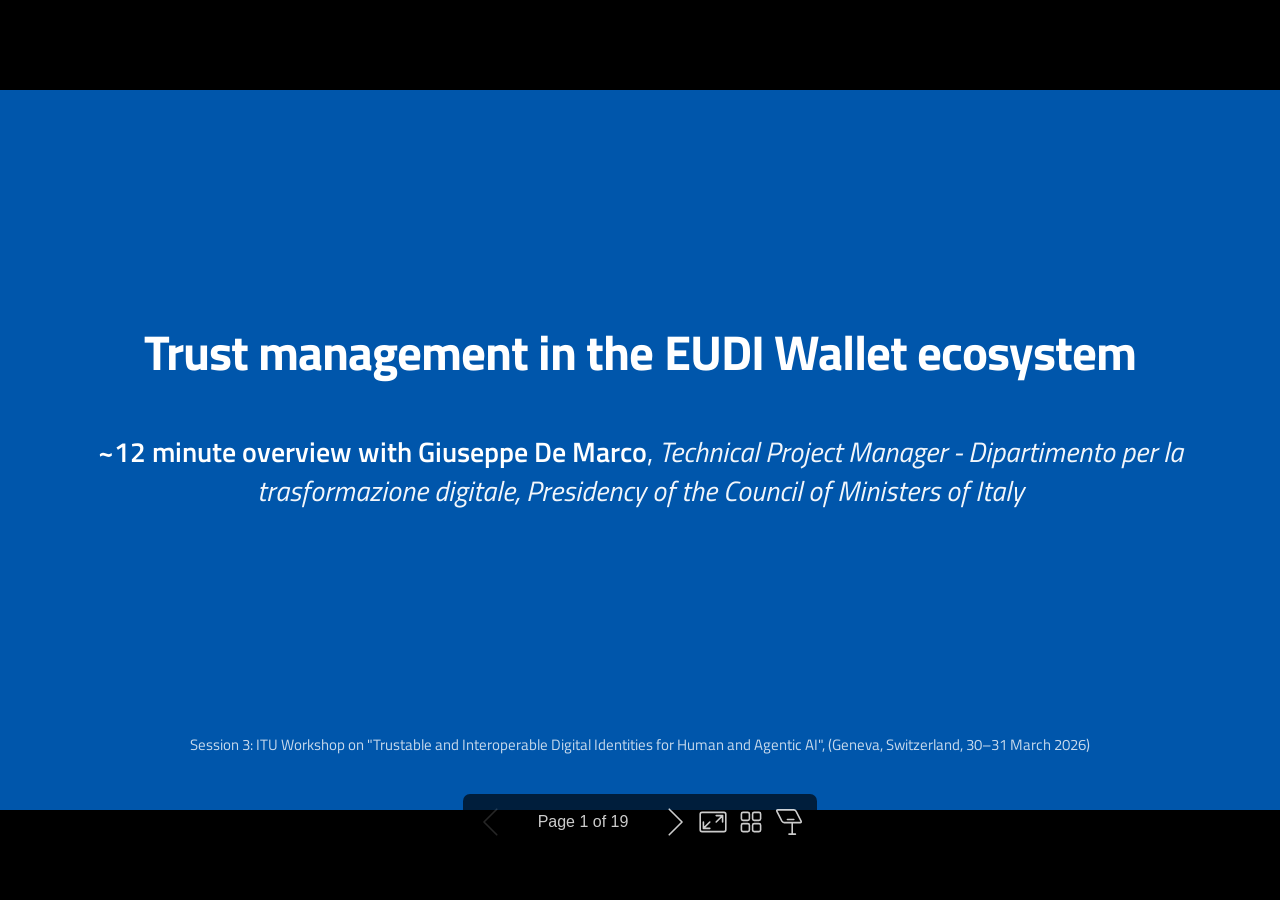
<file: trust-management-eudi-wallet/index.html>
<!DOCTYPE html><html lang="C"><head><title>Trust management in the EUDI Wallet ecosystem</title><meta property="og:title" content="Trust management in the EUDI Wallet ecosystem"><meta charset="UTF-8"><meta name="viewport" content="width=device-width,height=device-height,initial-scale=1.0"><meta name="apple-mobile-web-app-capable" content="yes"><meta http-equiv="X-UA-Compatible" content="ie=edge"><meta property="og:type" content="website"><meta name="twitter:card" content="summary"><style>@media screen{body[data-bespoke-view=""] .bespoke-marp-parent>.bespoke-marp-osc>button,body[data-bespoke-view=next] .bespoke-marp-parent>.bespoke-marp-osc>button,body[data-bespoke-view=overview] button.bespoke-marp-overview-close,body[data-bespoke-view=presenter] .bespoke-marp-presenter-container .bespoke-marp-presenter-info-container .bespoke-marp-presenter-info-page-area .bespoke-marp-presenter-info-page,body[data-bespoke-view=presenter] .bespoke-marp-presenter-container .bespoke-marp-presenter-info-container button,body[data-bespoke-view=presenter] .bespoke-marp-presenter-container .bespoke-marp-presenter-note-container button{appearance:none;background-color:initial;border:0;color:inherit;cursor:pointer;font-size:inherit;opacity:.8;outline:none;padding:0;transition:opacity .2s linear;-webkit-tap-highlight-color:transparent}body[data-bespoke-view=""] .bespoke-marp-parent>.bespoke-marp-osc>button:disabled,body[data-bespoke-view=next] .bespoke-marp-parent>.bespoke-marp-osc>button:disabled,body[data-bespoke-view=overview] button.bespoke-marp-overview-close:disabled,body[data-bespoke-view=presenter] .bespoke-marp-presenter-container .bespoke-marp-presenter-info-container .bespoke-marp-presenter-info-page-area .bespoke-marp-presenter-info-page:disabled,body[data-bespoke-view=presenter] .bespoke-marp-presenter-container .bespoke-marp-presenter-info-container button:disabled,body[data-bespoke-view=presenter] .bespoke-marp-presenter-container .bespoke-marp-presenter-note-container button:disabled{cursor:not-allowed;opacity:.15!important}body[data-bespoke-view=""] .bespoke-marp-parent>.bespoke-marp-osc>button:hover,body[data-bespoke-view=next] .bespoke-marp-parent>.bespoke-marp-osc>button:hover,body[data-bespoke-view=overview] button.bespoke-marp-overview-close:hover,body[data-bespoke-view=presenter] .bespoke-marp-presenter-container .bespoke-marp-presenter-info-container .bespoke-marp-presenter-info-page-area .bespoke-marp-presenter-info-page:hover,body[data-bespoke-view=presenter] .bespoke-marp-presenter-container .bespoke-marp-presenter-info-container button:hover,body[data-bespoke-view=presenter] .bespoke-marp-presenter-container .bespoke-marp-presenter-note-container button:hover{opacity:1}body[data-bespoke-view=""] .bespoke-marp-parent>.bespoke-marp-osc>button:hover:active,body[data-bespoke-view=next] .bespoke-marp-parent>.bespoke-marp-osc>button:hover:active,body[data-bespoke-view=overview] button.bespoke-marp-overview-close:hover:active,body[data-bespoke-view=presenter] .bespoke-marp-presenter-container .bespoke-marp-presenter-info-container .bespoke-marp-presenter-info-page-area .bespoke-marp-presenter-info-page:hover:active,body[data-bespoke-view=presenter] .bespoke-marp-presenter-container .bespoke-marp-presenter-info-container button:hover:active,body[data-bespoke-view=presenter] .bespoke-marp-presenter-container .bespoke-marp-presenter-note-container button:hover:active{opacity:.6}body[data-bespoke-view=""] .bespoke-marp-parent>.bespoke-marp-osc>button:hover:not(:disabled),body[data-bespoke-view=next] .bespoke-marp-parent>.bespoke-marp-osc>button:hover:not(:disabled),body[data-bespoke-view=overview] button.bespoke-marp-overview-close:hover:not(:disabled),body[data-bespoke-view=presenter] .bespoke-marp-presenter-container .bespoke-marp-presenter-info-container .bespoke-marp-presenter-info-page-area .bespoke-marp-presenter-info-page:hover:not(:disabled),body[data-bespoke-view=presenter] .bespoke-marp-presenter-container .bespoke-marp-presenter-info-container button:hover:not(:disabled),body[data-bespoke-view=presenter] .bespoke-marp-presenter-container .bespoke-marp-presenter-note-container button:hover:not(:disabled){transition:none}body[data-bespoke-view=""] .bespoke-marp-parent>.bespoke-marp-osc>button[data-bespoke-marp-osc=prev],body[data-bespoke-view=next] .bespoke-marp-parent>.bespoke-marp-osc>button[data-bespoke-marp-osc=prev],body[data-bespoke-view=presenter] .bespoke-marp-presenter-container .bespoke-marp-presenter-info-container button.bespoke-marp-presenter-info-page-prev{background:#0000 url("[data-uri]") no-repeat 50%;background-size:contain;overflow:hidden;text-indent:100%;white-space:nowrap}body[data-bespoke-view=""] .bespoke-marp-parent>.bespoke-marp-osc>button[data-bespoke-marp-osc=next],body[data-bespoke-view=next] .bespoke-marp-parent>.bespoke-marp-osc>button[data-bespoke-marp-osc=next],body[data-bespoke-view=presenter] .bespoke-marp-presenter-container .bespoke-marp-presenter-info-container button.bespoke-marp-presenter-info-page-next{background:#0000 url("[data-uri]") no-repeat 50%;background-size:contain;overflow:hidden;text-indent:100%;white-space:nowrap}:is(body[data-bespoke-view=""],body[data-bespoke-view=next]) .bespoke-marp-parent>.bespoke-marp-osc>button[data-bespoke-marp-osc=fullscreen]{background:#0000 url("[data-uri]") no-repeat 50%;background-size:contain;overflow:hidden;text-indent:100%;white-space:nowrap}:is(body[data-bespoke-view=""],body[data-bespoke-view=next]) .bespoke-marp-parent>.bespoke-marp-osc>button.exit[data-bespoke-marp-osc=fullscreen]{background-image:url("[data-uri]")}:is(body[data-bespoke-view=""],body[data-bespoke-view=next]) .bespoke-marp-parent>.bespoke-marp-osc>button[data-bespoke-marp-osc=presenter]{background:#0000 url("[data-uri]") no-repeat 50%;background-size:contain;overflow:hidden;text-indent:100%;white-space:nowrap}body[data-bespoke-view=overview] button.bespoke-marp-overview-close,body[data-bespoke-view=presenter] .bespoke-marp-presenter-container .bespoke-marp-presenter-note-container button.bespoke-marp-presenter-note-bigger{background:#0000 url("[data-uri]") no-repeat 50%;background-size:contain;overflow:hidden;text-indent:100%;white-space:nowrap}body[data-bespoke-view=presenter] .bespoke-marp-presenter-container .bespoke-marp-presenter-note-container button.bespoke-marp-presenter-note-smaller{background:#0000 url("[data-uri]") no-repeat 50%;background-size:contain;overflow:hidden;text-indent:100%;white-space:nowrap}:is(body[data-bespoke-view=""],body[data-bespoke-view=next]) .bespoke-marp-parent>.bespoke-marp-osc>button[data-bespoke-marp-osc=overview]{background:#0000 url("[data-uri]") no-repeat 50%;background-size:contain;overflow:hidden;text-indent:100%;white-space:nowrap}}@keyframes __bespoke_marp_transition_reduced_outgoing__{0%{opacity:1}to{opacity:0}}@keyframes __bespoke_marp_transition_reduced_incoming__{0%{mix-blend-mode:plus-lighter;opacity:0}to{mix-blend-mode:plus-lighter;opacity:1}}.bespoke-marp-note,.bespoke-marp-osc,.bespoke-progress-parent{display:none;transition:none}@media screen{::view-transition-group(*){animation-duration:var(--marp-bespoke-transition-animation-duration,.5s);animation-timing-function:ease}::view-transition-new(*),::view-transition-old(*){animation-delay:0s;animation-direction:var(--marp-bespoke-transition-animation-direction,normal);animation-duration:var(--marp-bespoke-transition-animation-duration,.5s);animation-fill-mode:both;animation-name:var(--marp-bespoke-transition-animation-name,var(--marp-bespoke-transition-animation-name-fallback,__bespoke_marp_transition_no_animation__));mix-blend-mode:normal}::view-transition-old(*){--marp-bespoke-transition-animation-name-fallback:__bespoke_marp_transition_reduced_outgoing__;animation-timing-function:ease}::view-transition-new(*){--marp-bespoke-transition-animation-name-fallback:__bespoke_marp_transition_reduced_incoming__;animation-timing-function:ease}::view-transition-new(root),::view-transition-old(root){animation-timing-function:linear}::view-transition-new(__bespoke_marp_transition_osc__),::view-transition-old(__bespoke_marp_transition_osc__){animation-duration:0s!important;animation-name:__bespoke_marp_transition_osc__!important}::view-transition-new(__bespoke_marp_transition_osc__){opacity:0!important}.bespoke-marp-transition-warming-up::view-transition-group(*),.bespoke-marp-transition-warming-up::view-transition-new(*),.bespoke-marp-transition-warming-up::view-transition-old(*){animation-play-state:paused!important}body,html{height:100%;margin:0}body{background:#000;overflow:hidden}svg.bespoke-marp-slide{content-visibility:hidden;interactivity:inert;opacity:0;pointer-events:none;z-index:-1}svg.bespoke-marp-slide:not(.bespoke-marp-active) *{view-transition-name:none!important}svg.bespoke-marp-slide.bespoke-marp-active{content-visibility:visible;interactivity:auto;opacity:1;pointer-events:auto;z-index:0}svg.bespoke-marp-slide.bespoke-marp-active.bespoke-marp-active-ready *{animation-name:__bespoke_marp__!important}@supports not (content-visibility:hidden){svg.bespoke-marp-slide[data-bespoke-marp-load=hideable]{display:none}svg.bespoke-marp-slide[data-bespoke-marp-load=hideable].bespoke-marp-active{display:block}}}@media screen and (prefers-reduced-motion:reduce){svg.bespoke-marp-slide *{view-transition-name:none!important}}@media screen{[data-bespoke-marp-fragment=inactive]{visibility:hidden}:is(body[data-bespoke-view=""],body[data-bespoke-view=next]) .bespoke-marp-parent{inset:0;position:absolute}:is(body[data-bespoke-view=""],body[data-bespoke-view=next]) .bespoke-marp-parent>.bespoke-marp-osc{background:#000000a6;border-radius:7px;bottom:50px;color:#fff;contain:paint;display:block;font-family:Helvetica,Arial,sans-serif;font-size:16px;left:50%;line-height:0;opacity:1;padding:12px;position:absolute;touch-action:manipulation;transform:translateX(-50%);transition:opacity .2s linear;-webkit-user-select:none;user-select:none;view-transition-name:__bespoke_marp_transition_osc__;white-space:nowrap;will-change:transform;z-index:1}:is(body[data-bespoke-view=""],body[data-bespoke-view=next]) .bespoke-marp-parent>.bespoke-marp-osc>:where(*){margin-left:6px}:is(body[data-bespoke-view=""],body[data-bespoke-view=next]) .bespoke-marp-parent>.bespoke-marp-osc>:where(*):where(:first-child){margin-left:0}:is(body[data-bespoke-view=""],body[data-bespoke-view=next]) .bespoke-marp-parent>.bespoke-marp-osc>span{opacity:.8}:is(body[data-bespoke-view=""],body[data-bespoke-view=next]) .bespoke-marp-parent>.bespoke-marp-osc>span[data-bespoke-marp-osc=page]{display:inline-block;min-width:140px;text-align:center}:is(body[data-bespoke-view=""],body[data-bespoke-view=next]) .bespoke-marp-parent>.bespoke-marp-osc>button[data-bespoke-marp-osc=fullscreen],:is(body[data-bespoke-view=""],body[data-bespoke-view=next]) .bespoke-marp-parent>.bespoke-marp-osc>button[data-bespoke-marp-osc=next],:is(body[data-bespoke-view=""],body[data-bespoke-view=next]) .bespoke-marp-parent>.bespoke-marp-osc>button[data-bespoke-marp-osc=overview],:is(body[data-bespoke-view=""],body[data-bespoke-view=next]) .bespoke-marp-parent>.bespoke-marp-osc>button[data-bespoke-marp-osc=presenter],:is(body[data-bespoke-view=""],body[data-bespoke-view=next]) .bespoke-marp-parent>.bespoke-marp-osc>button[data-bespoke-marp-osc=prev]{height:32px;line-height:32px;width:32px}:is(body[data-bespoke-view=""],body[data-bespoke-view=next]) .bespoke-marp-parent.bespoke-marp-inactive{cursor:none}:is(body[data-bespoke-view=""],body[data-bespoke-view=next]) .bespoke-marp-parent.bespoke-marp-inactive>.bespoke-marp-osc{opacity:0;pointer-events:none}:is(body[data-bespoke-view=""],body[data-bespoke-view=next]) svg.bespoke-marp-slide{height:100%;left:0;position:absolute;top:0;width:100%}body[data-bespoke-view=""] .bespoke-progress-parent{background:#222;display:flex;height:5px;width:100%}body[data-bespoke-view=""] .bespoke-progress-parent+:where(.bespoke-marp-parent){top:5px}body[data-bespoke-view=""] .bespoke-progress-parent .bespoke-progress-bar{background:#0288d1;flex:0 0 0;transition:flex-basis .2s cubic-bezier(0,1,1,1)}body[data-bespoke-view=next]{background:#0000}body[data-bespoke-view=presenter]{background:#161616}body[data-bespoke-view=presenter] .bespoke-marp-presenter-container{display:grid;font-family:Helvetica,Arial,sans-serif;grid-template:"current dragbar next" minmax(140px,1fr) "current dragbar note" 2fr "info    dragbar note" 3em;grid-template-columns:minmax(3px,var(--bespoke-marp-presenter-split-ratio,66%)) 0 minmax(3px,1fr);height:100%;left:0;position:absolute;top:0;width:100%}body[data-bespoke-view=presenter] .bespoke-marp-presenter-container :where(.bespoke-marp-parent){grid-area:current;overflow:hidden;position:relative}body[data-bespoke-view=presenter] .bespoke-marp-presenter-container :where(.bespoke-marp-parent) :where(svg.bespoke-marp-slide){height:calc(100% - 40px);left:20px;pointer-events:none;position:absolute;top:20px;-webkit-user-select:none;user-select:none;width:calc(100% - 40px)}body[data-bespoke-view=presenter] .bespoke-marp-presenter-container :where(.bespoke-marp-parent) :where(svg.bespoke-marp-slide).bespoke-marp-active{filter:drop-shadow(0 3px 10px rgba(0,0,0,.5))}body[data-bespoke-view=presenter] .bespoke-marp-presenter-container .bespoke-marp-presenter-dragbar-container{background:#0288d1;cursor:col-resize;grid-area:dragbar;margin-left:-3px;opacity:0;position:relative;transition:opacity .4s linear .1s;width:6px;z-index:10}body[data-bespoke-view=presenter] .bespoke-marp-presenter-container .bespoke-marp-presenter-dragbar-container:hover{opacity:1}body[data-bespoke-view=presenter] .bespoke-marp-presenter-container .bespoke-marp-presenter-dragbar-container.active{opacity:1;transition-delay:0s}body[data-bespoke-view=presenter] .bespoke-marp-presenter-container .bespoke-marp-presenter-next-container{background:#222;cursor:pointer;display:none;grid-area:next;overflow:hidden;position:relative}body[data-bespoke-view=presenter] .bespoke-marp-presenter-container .bespoke-marp-presenter-next-container.active{display:block}body[data-bespoke-view=presenter] .bespoke-marp-presenter-container .bespoke-marp-presenter-next-container iframe.bespoke-marp-presenter-next{background:#0000;border:0;display:block;filter:drop-shadow(0 3px 10px rgba(0,0,0,.5));height:calc(100% - 40px);left:20px;pointer-events:none;position:absolute;interactivity:inert;top:20px;-webkit-user-select:none;user-select:none;width:calc(100% - 40px)}body[data-bespoke-view=presenter] .bespoke-marp-presenter-container .bespoke-marp-presenter-note-container{background:#222;color:#eee;grid-area:note;position:relative;z-index:1}body[data-bespoke-view=presenter] .bespoke-marp-presenter-container .bespoke-marp-presenter-note-container button{height:1.5em;line-height:1.5em;width:1.5em}body[data-bespoke-view=presenter] .bespoke-marp-presenter-container .bespoke-marp-presenter-note-container .bespoke-marp-presenter-note-wrapper{display:block;inset:0;position:absolute}body[data-bespoke-view=presenter] .bespoke-marp-presenter-container .bespoke-marp-presenter-note-container .bespoke-marp-presenter-note-buttons{background:#000000a6;border-radius:4px;bottom:0;display:flex;gap:4px;margin:12px;opacity:0;padding:6px;pointer-events:none;position:absolute;right:0;transition:opacity .2s linear}body[data-bespoke-view=presenter] .bespoke-marp-presenter-container .bespoke-marp-presenter-note-container .bespoke-marp-presenter-note-buttons:focus-within,body[data-bespoke-view=presenter] .bespoke-marp-presenter-container .bespoke-marp-presenter-note-container .bespoke-marp-presenter-note-wrapper:focus-within+.bespoke-marp-presenter-note-buttons,body[data-bespoke-view=presenter] .bespoke-marp-presenter-container .bespoke-marp-presenter-note-container:hover .bespoke-marp-presenter-note-buttons{opacity:1;pointer-events:auto}body[data-bespoke-view=presenter] .bespoke-marp-presenter-container .bespoke-marp-presenter-note-container .bespoke-marp-note{box-sizing:border-box;font-size:calc(1.1em*var(--bespoke-marp-note-font-scale, 1));height:calc(100% - 40px);margin:20px;overflow:auto;padding-right:3px;white-space:pre-wrap;width:calc(100% - 40px);word-wrap:break-word;scrollbar-color:#eeeeee80 #0000;scrollbar-width:thin}body[data-bespoke-view=presenter] .bespoke-marp-presenter-container .bespoke-marp-presenter-note-container .bespoke-marp-note::-webkit-scrollbar{width:6px}body[data-bespoke-view=presenter] .bespoke-marp-presenter-container .bespoke-marp-presenter-note-container .bespoke-marp-note::-webkit-scrollbar-track{background:#0000}body[data-bespoke-view=presenter] .bespoke-marp-presenter-container .bespoke-marp-presenter-note-container .bespoke-marp-note::-webkit-scrollbar-thumb{background:#eeeeee80;border-radius:6px}body[data-bespoke-view=presenter] .bespoke-marp-presenter-container .bespoke-marp-presenter-note-container .bespoke-marp-note:empty{pointer-events:none}body[data-bespoke-view=presenter] .bespoke-marp-presenter-container .bespoke-marp-presenter-note-container .bespoke-marp-note.active{display:block}body[data-bespoke-view=presenter] .bespoke-marp-presenter-container .bespoke-marp-presenter-note-container .bespoke-marp-note p:first-child{margin-top:0}body[data-bespoke-view=presenter] .bespoke-marp-presenter-container .bespoke-marp-presenter-note-container .bespoke-marp-note p:last-child{margin-bottom:0}body[data-bespoke-view=presenter] .bespoke-marp-presenter-container .bespoke-marp-presenter-info-container{align-items:center;box-sizing:border-box;color:#eee;display:flex;flex-wrap:nowrap;grid-area:info;justify-content:center;overflow:hidden;padding:0 10px}body[data-bespoke-view=presenter] .bespoke-marp-presenter-container .bespoke-marp-presenter-info-container :is(.bespoke-marp-presenter-info-page-area,.bespoke-marp-presenter-info-time,.bespoke-marp-presenter-info-timer){box-sizing:border-box;display:block;padding:0 10px;white-space:nowrap;width:100%}body[data-bespoke-view=presenter] .bespoke-marp-presenter-container .bespoke-marp-presenter-info-container button{height:1.5em;line-height:1.5em;width:1.5em}body[data-bespoke-view=presenter] .bespoke-marp-presenter-container .bespoke-marp-presenter-info-container .bespoke-marp-presenter-info-page-area{order:2;text-align:center}body[data-bespoke-view=presenter] .bespoke-marp-presenter-container .bespoke-marp-presenter-info-container .bespoke-marp-presenter-info-page-area .bespoke-marp-presenter-info-page{display:inline-block;min-width:120px;text-align:center}body[data-bespoke-view=presenter] .bespoke-marp-presenter-container .bespoke-marp-presenter-info-container .bespoke-marp-presenter-info-time{color:#999;order:1;text-align:left}body[data-bespoke-view=presenter] .bespoke-marp-presenter-container .bespoke-marp-presenter-info-container .bespoke-marp-presenter-info-timer{color:#999;order:3;text-align:right}body[data-bespoke-view=presenter] .bespoke-marp-presenter-container .bespoke-marp-presenter-info-container .bespoke-marp-presenter-info-timer:hover{cursor:pointer}body[data-bespoke-view=overview]{background:#161616;overflow:auto}body[data-bespoke-view=overview] [data-bespoke-marp-fragment=inactive]{visibility:visible}body[data-bespoke-view=overview] .bespoke-marp-overview-header{backdrop-filter:blur(4px);background:#222222d9;box-shadow:0 3px 10px #00000080;box-sizing:border-box;display:flex;height:48px;inset:0 0 auto;justify-content:flex-end;padding:10px;position:fixed;z-index:1}body[data-bespoke-view=overview] button.bespoke-marp-overview-close{height:28px;line-height:28px;transform:rotate(45deg);width:28px}body[data-bespoke-view=overview] .bespoke-marp-parent{display:grid;gap:40px;grid-template-columns:repeat(auto-fit,minmax(0,240px));justify-content:space-around;padding:30px}body[data-bespoke-view=overview] .bespoke-marp-parent svg.bespoke-marp-slide{--bov-selected:#0000;--bov-focus:#161616;--bov-focus-outline:#0000;background-image:conic-gradient(#161616 0 0),conic-gradient(var(--bov-focus) 0 0),conic-gradient(var(--bov-focus-outline) 0 0),conic-gradient(var(--bov-selected) 0 0);background-position:5px 5px,3px 3px,2px 2px,0 0;background-repeat:no-repeat;background-size:calc(100% - 10px) calc(100% - 10px),calc(100% - 6px) calc(100% - 6px),calc(100% - 4px) calc(100% - 4px),100% 100%;content-visibility:visible;cursor:pointer;filter:drop-shadow(0 3px 10px rgba(0,0,0,.5));margin:-6px;padding:6px;interactivity:auto;opacity:1;outline:0;pointer-events:auto;scroll-margin-block:30px;width:100%;z-index:0}body[data-bespoke-view=overview] .bespoke-marp-parent svg.bespoke-marp-slide *,body[data-bespoke-view=overview] .bespoke-marp-parent svg.bespoke-marp-slide.bespoke-marp-active *{pointer-events:none;interactivity:inert}body[data-bespoke-view=overview] .bespoke-marp-parent :is(svg.bespoke-marp-slide:active,svg.bespoke-marp-slide:focus-visible,svg.bespoke-marp-slide:hover){--bov-focus-outline:#161616}body[data-bespoke-view=overview] .bespoke-marp-parent svg.bespoke-marp-slide:focus-visible,body[data-bespoke-view=overview] .bespoke-marp-parent svg.bespoke-marp-slide:hover{--bov-focus:#999}body[data-bespoke-view=overview] .bespoke-marp-parent svg.bespoke-marp-slide:active{--bov-focus:#eee}body[data-bespoke-view=overview] .bespoke-marp-parent svg.bespoke-marp-slide.bespoke-marp-active{--bov-selected:#0288d1}body[data-bespoke-view=overview]:has(.bespoke-marp-overview-header) .bespoke-marp-parent{padding-top:78px}body[data-bespoke-view=overview]:has(.bespoke-marp-overview-header) .bespoke-marp-parent svg.bespoke-marp-slide{scroll-margin-top:78px}.bespoke-marp-overview{background:#000000a6;inset:0;opacity:0;pointer-events:none;position:fixed;transition:opacity .1s ease;z-index:10}.bespoke-marp-overview iframe{background:#222;border:0;display:block;height:100%;left:0;position:absolute;top:0;width:100%}.bespoke-marp-overview[data-open="1"]{opacity:1;pointer-events:auto}}@media print{.bespoke-marp-overview,.bespoke-marp-presenter-info-container,.bespoke-marp-presenter-next-container,.bespoke-marp-presenter-note-container{display:none}}</style><style>@import url('https://fonts.googleapis.com/css2?family=Titillium+Web:ital,wght@0,300;0,400;0,600;0,700;1,400&display=swap');div#\:\$p > svg > foreignObject > section{width:1280px;height:720px;box-sizing:border-box;overflow:hidden;position:relative;scroll-snap-align:center center;-webkit-text-size-adjust:100%;text-size-adjust:100%}div#\:\$p > svg > foreignObject > section::after{bottom:0;content:attr(data-marpit-pagination);padding:inherit;pointer-events:none;position:absolute;right:0}div#\:\$p > svg > foreignObject > section:not([data-marpit-pagination])::after{display:none}div#\:\$p > svg > foreignObject > section :where(:is(h1, marp-h1)){font-size:2em;margin-block:0.67em}div#\:\$p > svg > foreignObject > section section:where(:is(h1, marp-h1)){--marpit-root-font-size: 2em}div#\:\$p > svg > foreignObject > section video::-webkit-media-controls{will-change:transform}@page {size:1280px 720px;margin:0}@media print{html, body{background-color:#fff;margin:0;page-break-inside:avoid;break-inside:avoid-page}div#\:\$p > svg > foreignObject > section{page-break-before:always;break-before:page}div#\:\$p > svg > foreignObject > section, div#\:\$p > svg > foreignObject > section *{-webkit-print-color-adjust:exact!important;animation-delay:0s!important;animation-duration:0s!important;color-adjust:exact!important;print-color-adjust:exact!important;transition:none!important}div#\:\$p > svg[data-marpit-svg]{display:block;height:100vh;width:100vw}}div#\:\$p > svg > foreignObject > :where(section){container-type:size}div#\:\$p > svg > foreignObject > section img[data-marp-twemoji]{background:transparent;height:1em;margin:0 .05em 0 .1em;vertical-align:-.1em;width:1em}div#\:\$p > svg > foreignObject > :where(section):not([\20 root]){--teal: #008080;--peach: #ffcc99;--accent-blue: #3465a4;--soft-blue: #729fcf;--text: #2d2d2d;--text-muted: #585858;--surface: #ffffff;--surface-tint: #f7fcfb;}div#\:\$p > svg > foreignObject > section{position:relative;box-sizing:border-box;min-height:100%;display:flex;flex-direction:column;background:var(--surface);background-image:linear-gradient(180deg, var(--surface) 0%, var(--surface-tint) 100%);color:var(--text);font-family:'Titillium Web', 'Liberation Sans', Arial, sans-serif;font-size:28px;font-weight:400;line-height:1.38;border-bottom:6px solid var(--teal);padding:48px 56px calc(56px + 2.75em) 56px}div#\:\$p > svg > foreignObject > section{--marpit-root-font-size: 28px}div#\:\$p > svg > foreignObject > section > *:not(footer){position:relative;z-index:1}div#\:\$p > svg > foreignObject > section:not(.lead-blue) > *:not(footer):not(:is(:is(h1, marp-h1), marp-h1)){background:rgba(255, 255, 255, 0.98);padding:0.2em 0.45em;border-radius:3px;box-decoration-break:clone;-webkit-box-decoration-break:clone}div#\:\$p > svg > foreignObject > section :is(h1, marp-h1), div#\:\$p > svg > foreignObject > section marp-h1{color:var(--teal);font-size:1.55em;font-weight:700;letter-spacing:-0.02em;margin:0 0 0.45em 0;padding-bottom:0.2em;border-bottom:4px solid var(--peach)}div#\:\$p > svg > foreignObject > section :is(h2, marp-h2){color:var(--accent-blue);font-size:1.28em;font-weight:600;margin-top:0.15em;margin-bottom:0.4em;padding:0.12em 0 0.12em 0.35em;border-left:6px solid var(--peach)}div#\:\$p > svg > foreignObject > section :is(h3, marp-h3){color:var(--teal);font-size:1.05em;font-weight:600}div#\:\$p > svg > foreignObject > section strong{color:#1a1a1a;font-weight:600}div#\:\$p > svg > foreignObject > section a{color:var(--accent-blue)}div#\:\$p > svg > foreignObject > section ul, div#\:\$p > svg > foreignObject > section ol{line-height:1.35}div#\:\$p > svg > foreignObject > section li::marker{color:var(--teal)}div#\:\$p > svg > foreignObject > section table{font-size:0.82em;border-collapse:collapse;margin:0.4em 0}div#\:\$p > svg > foreignObject > section th{background:#0056ab;color:#fff;font-weight:600;padding:0.35em 0.5em;text-align:left}div#\:\$p > svg > foreignObject > section td{border:1px solid #d8e8e6;padding:0.3em 0.45em;background:rgba(255, 255, 255, 0.92)}div#\:\$p > svg > foreignObject > section tr:nth-child(even) td{background:#f3faf9}div#\:\$p > svg > foreignObject > section blockquote{border-left:5px solid var(--soft-blue);color:var(--text-muted)}div#\:\$p > svg > foreignObject > section code{background:#eef6f5;color:var(--accent-blue);padding:0.08em 0.2em;border-radius:3px;font-family:Consolas, 'Courier New', monospace;font-size:0.9em}div#\:\$p > svg > foreignObject > section footer{color:var(--text-muted);font-size:0.55em;line-height:1.25}div#\:\$p > svg > foreignObject > section > footer{position:absolute;left:56px;right:56px;bottom:56px;margin:0;z-index:0}div#\:\$p > svg > foreignObject > section.responsibilities-matrix :is(:is(h2, marp-h2), marp-h2){margin-top:0;margin-bottom:0.15em}div#\:\$p > svg > foreignObject > section.responsibilities-matrix > p{margin:0 0 0.12em 0}div#\:\$p > svg > foreignObject > section.responsibilities-matrix table{margin-top:0;margin-bottom:0.35em}div#\:\$p > svg > foreignObject > section.lead{justify-content:center;text-align:center;border-bottom-width:0;background:var(--surface);background-image:radial-gradient(ellipse 120% 80% at 50% -20%, rgba(114, 159, 207, 0.18), transparent 55%), linear-gradient(180deg, var(--surface) 0%, var(--surface-tint) 100%)}div#\:\$p > svg > foreignObject > section.lead :is(:is(h1, marp-h1), marp-h1){background:var(--teal);color:#ffffff;border:none;border-bottom:5px solid var(--peach);padding:0.4em 0.55em;margin:0 auto 0.5em auto;max-width:95%;font-size:1.75em;font-weight:700;box-shadow:4px 4px 0 rgba(255, 204, 153, 0.85);text-align:center}div#\:\$p > svg > foreignObject > section.lead p, div#\:\$p > svg > foreignObject > section.lead strong{color:var(--text);font-weight:400}div#\:\$p > svg > foreignObject > section.lead strong{color:var(--accent-blue);font-weight:600}div#\:\$p > svg > foreignObject > section.lead.lead-blue{background:#0056ab;background-image:none;color:#fff;text-align:center;justify-content:center;align-items:center;border-bottom-width:0}div#\:\$p > svg > foreignObject > section.lead.lead-blue :is(:is(h1, marp-h1), marp-h1){background:none;color:#ffffff;border:none;box-shadow:none;padding:0;margin:0.85em auto 0.4em auto;max-width:95%;font-size:1.75em;font-weight:700;text-align:center}div#\:\$p > svg > foreignObject > section.lead.lead-blue p, div#\:\$p > svg > foreignObject > section.lead.lead-blue strong{color:rgba(255, 255, 255, 0.95)}div#\:\$p > svg > foreignObject > section.lead.lead-blue strong{color:#fff;font-weight:600}div#\:\$p > svg > foreignObject > section.lead.lead-blue footer{color:rgba(255, 255, 255, 0.78)}div#\:\$p > svg > foreignObject > section.lead.lead-blue::after{color:rgba(255, 255, 255, 0.75)}div#\:\$p > svg > foreignObject > section.thank-you-slide .thank-you-qr{margin:0.35em auto 0;padding:0.75em 1em 0.65em;background:#ffffff;border-radius:10px;box-shadow:0 4px 18px rgba(0, 0, 0, 0.18);display:inline-flex;flex-direction:column;align-items:center;gap:0.45em;max-width:min(92%, 360px)}div#\:\$p > svg > foreignObject > section.thank-you-slide .thank-you-qr img{display:block;width:220px;height:220px;margin:0}div#\:\$p > svg > foreignObject > section.thank-you-slide .thank-you-qr-url{margin:0;padding:0;line-height:1.25;font-size:0.72em;font-weight:600}div#\:\$p > svg > foreignObject > section.thank-you-slide div#\:\$p > svg > foreignObject > section section.thank-you-qr-url{--marpit-root-font-size: 0.72em}div#\:\$p > svg > foreignObject > section.thank-you-slide .thank-you-qr-url a{color:var(--accent-blue);word-break:break-all}div#\:\$p > svg > foreignObject > section.why-matters :is(h2, marp-h2){margin:0 0 0.3em 0}div#\:\$p > svg > foreignObject > section.why-matters .why-split{display:grid;grid-template-columns:minmax(0, 0.42fr) minmax(0, 1.58fr);gap:calc(var(--marpit-root-font-size, 1rem) * 1) calc(var(--marpit-root-font-size, 1rem) * 1.15);align-items:start;width:100%}div#\:\$p > svg > foreignObject > section.why-matters .why-split-left{font-size:0.78em;line-height:1.36;min-width:0}div#\:\$p > svg > foreignObject > section.why-matters div#\:\$p > svg > foreignObject > section section.why-split-left{--marpit-root-font-size: 0.78em}div#\:\$p > svg > foreignObject > section.why-matters .why-split-left p{margin:0 0 0.45em 0}div#\:\$p > svg > foreignObject > section.why-matters .why-split-left ul{margin:0;padding-left:1.05em}div#\:\$p > svg > foreignObject > section.why-matters .why-split-left li{margin:0.12em 0}div#\:\$p > svg > foreignObject > section.why-matters .why-split-right{min-width:0;text-align:center}div#\:\$p > svg > foreignObject > section.why-matters .why-split-right img[alt="diagram"]{display:block;width:auto;max-width:100%;max-height:min(560px, 74vh);height:auto;margin:0 auto;object-fit:contain;object-position:center top}div#\:\$p > svg > foreignObject > section.eidas-distributed-slide :is(h2, marp-h2){margin:0 0 0.35em 0;font-size:1.05em;line-height:1.18}div#\:\$p > svg > foreignObject > section.eidas-distributed-slide .eidas-split{display:grid;grid-template-columns:minmax(0, 0.78fr) minmax(0, 1.22fr);gap:calc(var(--marpit-root-font-size, 1rem) * 1) calc(var(--marpit-root-font-size, 1rem) * 1.1);align-items:center;width:100%}div#\:\$p > svg > foreignObject > section.eidas-distributed-slide .eidas-split-left{font-size:0.82em;line-height:1.38;min-width:0}div#\:\$p > svg > foreignObject > section.eidas-distributed-slide div#\:\$p > svg > foreignObject > section section.eidas-split-left{--marpit-root-font-size: 0.82em}div#\:\$p > svg > foreignObject > section.eidas-distributed-slide .eidas-split-left ol{margin:0.4em 0 0;padding-left:1.2em}div#\:\$p > svg > foreignObject > section.eidas-distributed-slide .eidas-split-left li{margin:0.18em 0}div#\:\$p > svg > foreignObject > section.eidas-distributed-slide .eidas-split-right{min-width:0;text-align:center}div#\:\$p > svg > foreignObject > section.eidas-distributed-slide .eidas-split-right img[alt="diagram"]{display:block;width:auto;max-width:100%;max-height:min(540px, 66vh);height:auto;margin:0 auto;object-fit:contain;object-position:center center}div#\:\$p > svg > foreignObject > section.wallet-spotlight{padding:48px 56px calc(56px + 2.75em) 56px}div#\:\$p > svg > foreignObject > section.wallet-spotlight > *:not(footer):not(:is(:is(h1, marp-h1), marp-h1)){padding:0.2em 0.45em}div#\:\$p > svg > foreignObject > section.wallet-spotlight :is(:is(h2, marp-h2), marp-h2){margin:0 0 0.38em 0;padding:0.12em 0 0.12em 0.35em}div#\:\$p > svg > foreignObject > section.wallet-spotlight > p{margin:0 0 0.42em 0;font-size:1em;line-height:1.38}div#\:\$p > svg > foreignObject > section.wallet-spotlight img[alt='diagram'], div#\:\$p > svg > foreignObject > section.wallet-spotlight :is(:is(pre, marp-pre), div).mermaid{margin:0.35em auto 0}div#\:\$p > svg > foreignObject > section.wallet-spotlight img[alt='diagram']{display:block;width:auto;max-width:100%;max-height:min(620px, 84vh);height:auto;object-fit:contain;object-position:center top}div#\:\$p > svg > foreignObject > section.wallet-spotlight :is(:is(pre, marp-pre), div).mermaid{max-height:min(620px, 84vh);overflow:hidden;margin-bottom:0;padding:0;line-height:1.2}div#\:\$p > svg > foreignObject > section.wallet-spotlight :is(:is(pre, marp-pre), div).mermaid svg{display:block;max-width:100%!important;max-height:min(620px, 84vh)!important;height:auto!important;margin:0 auto}div#\:\$p > svg > foreignObject > section.wscd-split :is(:is(h2, marp-h2), marp-h2){margin:0 0 0.28em 0}div#\:\$p > svg > foreignObject > section.wscd-split > ul{margin:0 0 0.28em 0;font-size:0.88em;line-height:1.32}div#\:\$p > svg > foreignObject > section.wscd-split > ul > li{margin:0.08em 0}div#\:\$p > svg > foreignObject > section.wscd-split img[alt='diagram']{display:block;width:100%;max-width:100%;height:auto;max-height:min(300px, 48vh);margin:0.2em auto 0;object-fit:contain;object-position:center center}div#\:\$p > svg > foreignObject > section.registration-graph{padding:32px 52px calc(52px + 2.65em) 52px}div#\:\$p > svg > foreignObject > section.registration-graph :is(:is(h2, marp-h2), marp-h2){margin:0 0 0.06em 0;padding:0.06em 0 0.06em 0.35em}div#\:\$p > svg > foreignObject > section.registration-graph > *:not(footer):not(:is(:is(h1, marp-h1), marp-h1)){padding:0.06em 0.35em}div#\:\$p > svg > foreignObject > section.registration-graph > p{margin:0;line-height:0}div#\:\$p > svg > foreignObject > section.registration-graph img[alt='diagram']{display:block;width:100%;max-width:100%;height:auto;max-height:min(520px, 58vh);margin:0.02em auto 0;object-fit:contain;object-position:center top}div#\:\$p > svg > foreignObject > section.latency-fullbleed{padding:0!important;margin:0;border-bottom:none;justify-content:stretch;overflow:hidden}div#\:\$p > svg > foreignObject > section.latency-fullbleed footer{display:none!important}div#\:\$p > svg > foreignObject > section.latency-fullbleed [data-marpit-advanced-background-container='true']{width:100%!important;height:100%!important;max-width:100%;max-height:100%;margin:0!important;padding:0!important;box-sizing:border-box;overflow:hidden}div#\:\$p > svg > foreignObject > section.latency-fullbleed [data-marpit-advanced-background-container='true'] figure{width:100%!important;height:100%!important;max-width:100%;max-height:100%;margin:0!important;padding:0!important;box-sizing:border-box;background-size:contain!important;background-position:center center;background-repeat:no-repeat}div#\:\$p > svg > foreignObject > section.trust-proxy-slide :is(:is(h2, marp-h2), marp-h2){margin-top:0;margin-bottom:0.2em}div#\:\$p > svg > foreignObject > section.trust-proxy-slide > p{margin:0;line-height:0}div#\:\$p > svg > foreignObject > section.trust-proxy-slide img{display:block;box-sizing:border-box;max-width:100%;width:auto;height:auto;max-height:min(58vh, 620px);margin:0.1em auto 0;object-fit:contain;object-position:center top}div#\:\$p > svg > foreignObject > section[data-marpit-advanced-background="background"]{columns:initial!important;display:block!important;padding:0!important}div#\:\$p > svg > foreignObject > section[data-marpit-advanced-background="background"]::before, div#\:\$p > svg > foreignObject > section[data-marpit-advanced-background="background"]::after, div#\:\$p > svg > foreignObject > section[data-marpit-advanced-background="content"]::before, div#\:\$p > svg > foreignObject > section[data-marpit-advanced-background="content"]::after{display:none!important}div#\:\$p > svg > foreignObject > section[data-marpit-advanced-background="background"] > div[data-marpit-advanced-background-container]{all:initial;display:flex;flex-direction:row;height:100%;overflow:hidden;width:100%}div#\:\$p > svg > foreignObject > section[data-marpit-advanced-background="background"] > div[data-marpit-advanced-background-container][data-marpit-advanced-background-direction="vertical"]{flex-direction:column}div#\:\$p > svg > foreignObject > section[data-marpit-advanced-background="background"][data-marpit-advanced-background-split] > div[data-marpit-advanced-background-container]{width:var(--marpit-advanced-background-split, 50%)}div#\:\$p > svg > foreignObject > section[data-marpit-advanced-background="background"][data-marpit-advanced-background-split="right"] > div[data-marpit-advanced-background-container]{margin-left:calc(100% - var(--marpit-advanced-background-split, 50%))}div#\:\$p > svg > foreignObject > section[data-marpit-advanced-background="background"] > div[data-marpit-advanced-background-container] > figure{all:initial;background-position:center;background-repeat:no-repeat;background-size:cover;flex:auto;margin:0}div#\:\$p > svg > foreignObject > section[data-marpit-advanced-background="background"] > div[data-marpit-advanced-background-container] > figure > figcaption{position:absolute;border:0;clip:rect(0, 0, 0, 0);height:1px;margin:-1px;overflow:hidden;padding:0;white-space:nowrap;width:1px}div#\:\$p > svg > foreignObject > section[data-marpit-advanced-background="content"], div#\:\$p > svg > foreignObject > section[data-marpit-advanced-background="pseudo"]{background:transparent!important}div#\:\$p > svg > foreignObject > section[data-marpit-advanced-background="pseudo"], div#\:\$p > svg[data-marpit-svg] > foreignObject[data-marpit-advanced-background="pseudo"]{pointer-events:none!important}div#\:\$p > svg > foreignObject > section[data-marpit-advanced-background-split]{width:100%;height:100%}
</style></head><body><div class="bespoke-marp-osc"><button data-bespoke-marp-osc="prev" tabindex="-1" title="Previous slide">Previous slide</button><span data-bespoke-marp-osc="page"></span><button data-bespoke-marp-osc="next" tabindex="-1" title="Next slide">Next slide</button><button data-bespoke-marp-osc="fullscreen" tabindex="-1" title="Toggle fullscreen (f)">Toggle fullscreen</button><button data-bespoke-marp-osc="overview" tabindex="-1" title="Toggle overview view (o)">Toggle overview view</button><button data-bespoke-marp-osc="presenter" tabindex="-1" title="Open presenter view (p)">Open presenter view</button></div><div id=":$p"><svg data-marpit-svg="" viewBox="0 0 1280 720"><foreignObject width="1280" height="720"><section id="1" data-footer="Session 3: ITU Workshop on &amp;quot;Trustable and Interoperable Digital Identities for Human and Agentic AI&amp;quot;, (Geneva, Switzerland, 30–31 March 2026)" data-class="lead lead-blue" data-theme="workshop-barcelona" lang="C" class="lead lead-blue" style="--class:lead lead-blue;--theme:workshop-barcelona;">
<h1 id="trust-management-in-the-eudi-wallet-ecosystem">Trust management in the EUDI Wallet ecosystem</h1>
<p><strong>~12 minute overview with Giuseppe De Marco</strong>, <em>Technical Project Manager - Dipartimento per la trasformazione digitale, Presidency of the Council of Ministers of Italy</em></p>
<footer>Session 3: ITU Workshop on &quot;Trustable and Interoperable Digital Identities for Human and Agentic AI&quot;, (Geneva, Switzerland, 30–31 March 2026)</footer>
</section>
</foreignObject></svg><svg data-marpit-svg="" viewBox="0 0 1280 720"><foreignObject width="1280" height="720"><section id="2" data-footer="Session 3: ITU Workshop on &amp;quot;Trustable and Interoperable Digital Identities for Human and Agentic AI&amp;quot;, (Geneva, Switzerland, 30–31 March 2026)" data-class="agenda" data-theme="workshop-barcelona" lang="C" class="agenda" style="--class:agenda;--theme:workshop-barcelona;">
<h2 id="2-eidas-trust-infrastructure-topics">2. eIDAS Trust Infrastructure Topics</h2>
<ol>
<li><strong>Awareness</strong>... Trust management is a cross-cutting concern</li>
<li><strong>Governance</strong>: Member States, European Commission, Certification Bodies, Standardization Bodies, Specific Sector Schemes</li>
<li><strong>Framework</strong>: eIDAS uses an <em>Authoritative Listing</em> with PKI continuity and specific purpose extensions</li>
<li><strong>Enrollment</strong>: registrars, accreditation, certification, notification mechanisms, activation of participants through publication within the Authoritative Lists (Trusted Lists)</li>
<li><strong>Runtime</strong>: digital signature, timestamps, issuance, presentation, user-visible assurance</li>
<li><strong>Assurance &amp; lifecycle</strong>: <strong>certification schemes</strong> (<strong>issuance</strong>, <strong>lifecycle</strong>, <strong>interoperability</strong>), Trust Mark, revocation</li>
</ol>
<p class="agenda-tagline"><i>Both Trust and Scalability are about <strong>risk</strong> and <strong>cost reduction</strong>, a Trust that scales compounds its value!</i></p>
<footer>Session 3: ITU Workshop on &quot;Trustable and Interoperable Digital Identities for Human and Agentic AI&quot;, (Geneva, Switzerland, 30–31 March 2026)</footer>
</section>
</foreignObject></svg><svg data-marpit-svg="" viewBox="0 0 1280 720"><foreignObject width="1280" height="720"><section id="3" data-footer="Session 3: ITU Workshop on &amp;quot;Trustable and Interoperable Digital Identities for Human and Agentic AI&amp;quot;, (Geneva, Switzerland, 30–31 March 2026)" data-class="compact-takeaways" data-theme="workshop-barcelona" lang="C" class="compact-takeaways" style="--class:compact-takeaways;--theme:workshop-barcelona;">
<h2 id="3-trust-in-eidas-wallet-requirements-and-specifications">3. Trust in eIDAS Wallet: requirements and specifications</h2>
<table>
<thead>
<tr>
<th>Sources</th>
<th>Kind</th>
<th style="text-align:right">Count</th>
</tr>
</thead>
<tbody>
<tr>
<td><strong>ARF Annex II</strong> — high-level requirements whose specification directly affects <strong>trust evaluation</strong> (trusted lists / LoTE, registration, access &amp; registration certificates, revocation, verifier behaviour); WP4 Task 2 <em>Trusted Lists, Registration &amp; Trust Evaluation</em> matrix (ARF v2.8.0)</td>
<td>Requirements</td>
<td style="text-align:right"><strong>133</strong> unique ids</td>
</tr>
<tr>
<td><strong>ARF main document</strong> — each <strong>own row</strong> in the ARF <em>References</em> table for a standard or protocol (ISO, ETSI, RFC, W3C, OIDF, …)</td>
<td>Specifications</td>
<td style="text-align:right"><strong>44</strong></td>
</tr>
<tr>
<td><strong>ARF Wallet TS1–TS11</strong> in ARF v.8.0 <code>docs/technical-specifications/</code></td>
<td>Specifications</td>
<td style="text-align:right"><strong>11</strong></td>
</tr>
<tr>
<td><strong>Public roadmap</strong> — <em>Standards and Technical Specifications</em> (<strong>STS</strong>); GitHub tracker (see <code>docs/technical-specifications/README.md</code>) covering several SDOs (ISO, IETF, ITU, OpenID, W3C, ETSI, CEN/CELEC)</td>
<td>Specifications</td>
<td style="text-align:right"><strong>~200</strong> tracked; <strong>~34</strong> <strong>essential</strong> for the Wallet</td>
</tr>
</tbody>
</table>
<p><em>* EU acts and CIRs are not counted in this slide for technical purpose.</em></p>
<footer>Session 3: ITU Workshop on &quot;Trustable and Interoperable Digital Identities for Human and Agentic AI&quot;, (Geneva, Switzerland, 30–31 March 2026)</footer>
</section>
</foreignObject></svg><svg data-marpit-svg="" viewBox="0 0 1280 720"><foreignObject width="1280" height="720"><section id="4" data-footer="Session 3: ITU Workshop on &amp;quot;Trustable and Interoperable Digital Identities for Human and Agentic AI&amp;quot;, (Geneva, Switzerland, 30–31 March 2026)" data-class="eidas-distributed-slide" data-theme="workshop-barcelona" lang="C" class="eidas-distributed-slide" style="--class:eidas-distributed-slide;--theme:workshop-barcelona;">
<h2 id="4-eidas-national-registration-%E2%86%92-eu-lists-%E2%86%92-runtime-verifiers">4. eIDAS: national registration → EU lists → runtime verifiers</h2>
<div class="eidas-split">
<div class="eidas-split-left">
<p>Many independent <strong>actors</strong>.<br />
No EU-wide single “login authority”.<br />
Shared rule and semantics inside the same interoperability patterns.</p>
<ol>
<li><strong>Participants Enrolling / Onboarding / Registration</strong></li>
<li><strong>Notification</strong> to the Root of Trust, the EU Commission</li>
<li><strong>Publication</strong> and Participants <strong>lifecycle</strong></li>
<li><strong>Usage</strong>, mutual trust evaluation</li>
<li><strong>Dispute resolution</strong> and regulated administrative security framework</li>
</ol>
<p>Trust is the product of framework establishing registration, crypto,<br />
published anchors and supervision.</p>
</div>
<div class="eidas-split-right">
<p><img src="diagrams/d14-eidas-distributed-trust.svg" alt="diagram" /></p>
</div>
</div>
<footer>Session 3: ITU Workshop on &quot;Trustable and Interoperable Digital Identities for Human and Agentic AI&quot;, (Geneva, Switzerland, 30–31 March 2026)</footer>
</section>
</foreignObject></svg><svg data-marpit-svg="" viewBox="0 0 1280 720"><foreignObject width="1280" height="720"><section id="5" data-footer="Session 3: ITU Workshop on &amp;quot;Trustable and Interoperable Digital Identities for Human and Agentic AI&amp;quot;, (Geneva, Switzerland, 30–31 March 2026)" data-class="responsibilities-matrix" data-theme="workshop-barcelona" lang="C" class="responsibilities-matrix" style="--class:responsibilities-matrix;--theme:workshop-barcelona;">
<h2 id="5-eidas-trust-infrastructure-responsibilities-matrix">5. eIDAS Trust Infrastructure Responsibilities matrix</h2>
<p>Trust evaluation depends on both who registers and who publishes.</p>
<table>
<thead>
<tr>
<th>Entity type</th>
<th>Registration</th>
<th>TL compilation (EC / MS TLP)</th>
<th>MS TLP role</th>
</tr>
</thead>
<tbody>
<tr>
<td><strong>PID Provider</strong></td>
<td>MS <strong>Registrar</strong></td>
<td><strong>European Commission</strong> (EU PID TL)</td>
<td>None</td>
</tr>
<tr>
<td><strong>Attestation Provider</strong></td>
<td>MS <strong>Registrar</strong></td>
<td><strong>MS TLP</strong>: QTSP TL (QEAA); national TL (non-qualified EAA); <strong>PuB-EAA</strong> → <strong>EC</strong> TL</td>
<td>Compiles / signs / publishes national TLs; notifies EC</td>
</tr>
<tr>
<td><strong>Wallet-Relying Party</strong></td>
<td>MS <strong>Registrar</strong></td>
<td><strong>N/A</strong> (WRPAC; <strong>not</strong> EC/MS TL)</td>
<td><strong>MS</strong> runs national registry + <strong>ARF TS5</strong> machine-readable format &amp; API</td>
</tr>
<tr>
<td><strong>Wallet Provider</strong></td>
<td><em>Notification only</em> (MS → EC)</td>
<td><strong>European Commission</strong></td>
<td>Evaluates certification and compliances</td>
</tr>
<tr>
<td><strong>WRPAC Provider</strong></td>
<td><em>Notification only</em> (MS → EC)</td>
<td><strong>European Commission</strong> (WRPAC / Access CA LoTE)</td>
<td>None (MS notifies EC; <strong>no</strong> MS TL for this role)</td>
</tr>
<tr>
<td><strong>WRPRC Provider</strong></td>
<td><em>Notification only</em> (MS → EC)</td>
<td><strong>European Commission</strong> (Provider of reg. certs LoTE)</td>
<td>None (MS notifies EC; <strong>no</strong> MS TL for this role)</td>
</tr>
</tbody>
</table>
<footer>Session 3: ITU Workshop on &quot;Trustable and Interoperable Digital Identities for Human and Agentic AI&quot;, (Geneva, Switzerland, 30–31 March 2026)</footer>
</section>
</foreignObject></svg><svg data-marpit-svg="" viewBox="0 0 1280 720"><foreignObject width="1280" height="720"><section id="6" data-footer="Session 3: ITU Workshop on &amp;quot;Trustable and Interoperable Digital Identities for Human and Agentic AI&amp;quot;, (Geneva, Switzerland, 30–31 March 2026)" data-class="why-matters" data-theme="workshop-barcelona" lang="C" class="why-matters" style="--class:why-matters;--theme:workshop-barcelona;">
<h2 id="6-does-everything-fit-within-it">6. Does everything fit within it?</h2>
<div class="why-split">
<div class="why-split-left">
<ul>
<li><strong>Duplication</strong>: one <strong>entity</strong> playing multiple roles requires <strong>separate trusted-list appearances</strong>. Trusted Lists are <strong>provided in both XML and JSON format</strong>.</li>
<li><strong>Verifier burden:</strong> Wallets/RPs must <strong>resolve identity across different lists</strong>. Possible <strong>trust drift</strong>.</li>
<li><strong>Domestic Gaps:</strong> PID/PubEaa/Wallet Solutions Trusted Lists are only hosted by EC, MS may implement other approaches.</li>
</ul>
</div>
<div class="why-split-right">
<p><img src="diagrams/d01-why-it-matters.svg" alt="diagram" /></p>
</div>
</div>
<footer>Session 3: ITU Workshop on &quot;Trustable and Interoperable Digital Identities for Human and Agentic AI&quot;, (Geneva, Switzerland, 30–31 March 2026)</footer>
</section>
</foreignObject></svg><svg data-marpit-svg="" viewBox="0 0 1280 720"><foreignObject width="1280" height="720"><section id="7" data-footer="Session 3: ITU Workshop on &amp;quot;Trustable and Interoperable Digital Identities for Human and Agentic AI&amp;quot;, (Geneva, Switzerland, 30–31 March 2026)" data-class="wallet-spotlight" data-theme="workshop-barcelona" lang="C" class="wallet-spotlight" style="--class:wallet-spotlight;--theme:workshop-barcelona;">
<h2 id="7-wallet-architectures-under-the-spotlight">7. Wallet Architectures under the spotlight</h2>
<p><strong>Wallet Providers</strong> <strong>provide</strong> one/more <strong>Wallet Solution(s)</strong>. Each <strong>Holder</strong> (Wallet User) use a <strong>Wallet Instance</strong>, this includes <strong>Wallet Unit</strong> along with <strong>WSCA/WSCD</strong>, and <strong>keystores</strong> for non-critical crypto. <strong>Wallet Unit Attestation (WUA)</strong> and <strong>Wallet Instance Attestation (WIA)</strong> are presented to <strong>PID / Attestation Providers</strong> when requesting a PID or attestations.</p>
<p><img src="diagrams/d02-wallet-unit.svg" alt="diagram" /></p>
<footer>Session 3: ITU Workshop on &quot;Trustable and Interoperable Digital Identities for Human and Agentic AI&quot;, (Geneva, Switzerland, 30–31 March 2026)</footer>
</section>
</foreignObject></svg><svg data-marpit-svg="" viewBox="0 0 1280 720"><foreignObject width="1280" height="720"><section id="8" data-footer="Session 3: ITU Workshop on &amp;quot;Trustable and Interoperable Digital Identities for Human and Agentic AI&amp;quot;, (Geneva, Switzerland, 30–31 March 2026)" data-class="wscd-split" data-theme="workshop-barcelona" lang="C" class="wscd-split" style="--class:wscd-split;--theme:workshop-barcelona;">
<h2 id="8-wscd-trust-evaluation-challenges">8. WSCD trust evaluation challenges</h2>
<ul>
<li>EC Trusted Lists contain <strong>Wallet Providers</strong>, not each single <strong>WSCD</strong> Trust Anchor.</li>
<li><strong>WUA</strong> = signed <strong>certification</strong> evidences, and <strong>public cryptographic keys</strong>, to be included in PID/EAA. Credential Issuers <strong>checks</strong> on their own according to associated WUA certification schemes, not a <strong>Trusted List per chip</strong>. <strong>No</strong> central, verifiable, WSCD vendor list.</li>
</ul>
<p><img src="diagrams/d04-wscd-assurance.svg" alt="diagram" /></p>
<footer>Session 3: ITU Workshop on &quot;Trustable and Interoperable Digital Identities for Human and Agentic AI&quot;, (Geneva, Switzerland, 30–31 March 2026)</footer>
</section>
</foreignObject></svg><svg data-marpit-svg="" viewBox="0 0 1280 720"><foreignObject width="1280" height="720"><section id="9" data-footer="Session 3: ITU Workshop on &amp;quot;Trustable and Interoperable Digital Identities for Human and Agentic AI&amp;quot;, (Geneva, Switzerland, 30–31 March 2026)" data-class="compact-graph" data-theme="workshop-barcelona" lang="C" class="compact-graph" style="--class:compact-graph;--theme:workshop-barcelona;">
<h2 id="9-policy-framework--fragmentation-and-overlaps">9. Policy Framework — Fragmentation and Overlaps</h2>
<ul>
<li><strong>Registration Certificates</strong>: <strong>MS Registrar</strong> may issue <strong>registration certs</strong> (<strong>TS 119 475</strong>) <strong>or</strong> <strong>Embedded Policies</strong> (<strong>TS 119 472-3</strong> Metadata members <strong><code>entitlement</code></strong> / <strong><code>providesAttestations</code></strong> not defined in OpenID). <strong>RP</strong> presentation may hint, only <strong>Registrar RP API</strong> is authoritative.</li>
<li><strong>PID / Attestation Providers</strong>: <strong>TL</strong> + <strong>LoTE</strong> — notified <strong>who</strong> may issue and <strong>trust anchors</strong>.</li>
<li><strong>Registrar policy is national</strong>: each <strong>Member State</strong> runs <strong>its own</strong> Registrar <strong>rules</strong>—<strong>no</strong> EU <strong>central authority</strong> that issues or harmonises those <strong>registration policies</strong>.</li>
<li><strong>No shared “domestic” compliance across MS</strong>: policies and safeguards anchored in <strong>one</strong> Registrar <strong>do not</strong> make an actor <strong>automatically compliant</strong> with <strong>another</strong> MS’s Registrar regime; beyond <strong>common specs</strong> (ARF, TS, legal acts), there is <strong>no</strong> single <strong>ecosystem-wide</strong> <strong>protection</strong> or procedural baseline.</li>
</ul>
<p>Is there a General Policy Framework definition? Subtractive/Additive-ZeroTrust approaches? <em>“everything allowed until filtered”</em>, always overridable by User.</p>
<footer>Session 3: ITU Workshop on &quot;Trustable and Interoperable Digital Identities for Human and Agentic AI&quot;, (Geneva, Switzerland, 30–31 March 2026)</footer>
</section>
</foreignObject></svg><svg data-marpit-svg="" viewBox="0 0 1280 720"><foreignObject width="1280" height="720"><section id="10" data-footer="Session 3: ITU Workshop on &amp;quot;Trustable and Interoperable Digital Identities for Human and Agentic AI&amp;quot;, (Geneva, Switzerland, 30–31 March 2026)" data-class="registration-graph" data-theme="workshop-barcelona" lang="C" class="registration-graph" style="--class:registration-graph;--theme:workshop-barcelona;">
<h2 id="10-a-picture-of-eidas-policy-issuance-discovery-and-evaluation">10. A Picture of eIDAS Policy Issuance, Discovery, and Evaluation</h2>
<p><img src="diagrams/d06-registration.svg" alt="diagram" /></p>
<footer>Session 3: ITU Workshop on &quot;Trustable and Interoperable Digital Identities for Human and Agentic AI&quot;, (Geneva, Switzerland, 30–31 March 2026)</footer>
</section>
</foreignObject></svg><svg data-marpit-svg="" viewBox="0 0 1280 720"><foreignObject width="1280" height="720"><section id="11" data-footer="Session 3: ITU Workshop on &amp;quot;Trustable and Interoperable Digital Identities for Human and Agentic AI&amp;quot;, (Geneva, Switzerland, 30–31 March 2026)" data-theme="workshop-barcelona" lang="C" style="--theme:workshop-barcelona;">
<h2 id="11-multiple-trust-sources-for-one-relying-party">11. Multiple Trust Sources for one Relying Party</h2>
<p><strong>RPs</strong> make wallets to juggle on the <strong>presentation</strong> path along with <strong>five distinct trust sources</strong>.</p>
<table>
<thead>
<tr>
<th>#</th>
<th>Surface</th>
<th>Example</th>
</tr>
</thead>
<tbody>
<tr>
<td><strong>1</strong></td>
<td><strong>Protocol / transport trust</strong></td>
<td><strong>One</strong> RP <strong>access</strong> (or TLS) <strong>certificate</strong> — path validation against <strong>RP Access CA</strong> trusted material.</td>
</tr>
<tr>
<td><strong>2</strong></td>
<td><strong>Revocation / freshness</strong></td>
<td><strong>One</strong> (or few) <strong>revocation endpoints</strong> — <strong>OCSP/CRL</strong> (or stapled) so the access cert is still <strong>valid now</strong>.</td>
</tr>
<tr>
<td><strong>3</strong></td>
<td><strong>Registration / entitlement</strong></td>
<td><strong>N registration certificates</strong> — possibly <strong>several</strong> for attributes, scopes, or sector registers.</td>
</tr>
<tr>
<td><strong>4</strong></td>
<td><strong>Status of those registrations</strong></td>
<td><strong>Multiple status lists</strong> (or status services) — <strong>WRPRC</strong>, sector lists, <strong>Registry</strong> snapshots — not one check.</td>
</tr>
<tr>
<td><strong>5</strong></td>
<td><strong>Discovery API</strong></td>
<td><strong>One registration API</strong> (or <strong>Registry</strong>) to <strong>resolve</strong> what the RP is allowed to ask when something is not in-band.</td>
</tr>
</tbody>
</table>
<footer>Session 3: ITU Workshop on &quot;Trustable and Interoperable Digital Identities for Human and Agentic AI&quot;, (Geneva, Switzerland, 30–31 March 2026)</footer>
</section>
</foreignObject></svg><svg data-marpit-svg="" viewBox="0 0 1280 720"><foreignObject width="1280" height="720"><section id="12" data-footer="Session 3: ITU Workshop on &amp;quot;Trustable and Interoperable Digital Identities for Human and Agentic AI&amp;quot;, (Geneva, Switzerland, 30–31 March 2026)" data-class="compact-graph" data-theme="workshop-barcelona" lang="C" class="compact-graph" style="--class:compact-graph;--theme:workshop-barcelona;">
<h2 id="12-pre-existingparallel-trust-frameworks--sector-specific-stacks">12. Pre-existing/parallel trust frameworks &amp; sector-specific stacks</h2>
<ul>
<li><strong>Legal</strong>: <strong>EUDI</strong> amends <strong>eIDAS</strong>; <strong>qualified artefact paths</strong> still use <strong>QTSPs</strong>, <strong>qualified certs</strong>, <strong>EU trusted lists / TSP</strong>.</li>
<li><strong>Technical</strong> (<strong>§6.1</strong>): <strong>X.509</strong> for PID, QEAA, PuB-EAA, access/registration certs; wallet lists follow <strong>TS 119 612 / LoTL</strong> (same family as trust-service lists).</li>
<li><strong>Deployment</strong>: Member States may use <strong>several CAs</strong> or <strong>reuse</strong> national PKI / practice as <strong>Access CA</strong> / <strong>Registrar</strong>.</li>
<li><strong>Non-qualified EAA</strong> can follow <strong>other trust models</strong> (not only EU-wide PKI lists).</li>
</ul>
<p><strong>Many wallet-relevant sectors</strong> already run <strong>parallel trust infrastructures</strong> (e.g. <strong>banking</strong>, <strong>eProcurement / eInvoicing</strong>, <strong>G2G evidence reuse</strong>, <strong>data spaces</strong>) with <strong>their own</strong> CAs, registers, status services, and APIs (Peppol PKI, OOTS, iSHARE). Without <strong>explicit</strong> per-sector integration, implementations risk <strong>duplicated validation</strong>, <strong>extra round-trips</strong>, and <strong>opaque</strong> “which list wins?” behaviour.</p>
<footer>Session 3: ITU Workshop on &quot;Trustable and Interoperable Digital Identities for Human and Agentic AI&quot;, (Geneva, Switzerland, 30–31 March 2026)</footer>
</section>
</foreignObject></svg><svg data-marpit-svg="" viewBox="0 0 1280 720"><foreignObject width="1280" height="720"><section id="13" data-footer="Session 3: ITU Workshop on &amp;quot;Trustable and Interoperable Digital Identities for Human and Agentic AI&amp;quot;, (Geneva, Switzerland, 30–31 March 2026)" data-theme="workshop-barcelona" lang="C" style="--theme:workshop-barcelona;">
<h2 id="13-trust-when-issuing-credentials">13. Trust when <strong>issuing</strong> credentials</h2>
<p><img src="diagrams/d09-issuing.svg" alt="diagram" /></p>
<footer>Session 3: ITU Workshop on &quot;Trustable and Interoperable Digital Identities for Human and Agentic AI&quot;, (Geneva, Switzerland, 30–31 March 2026)</footer>
</section>
</foreignObject></svg><svg data-marpit-svg="" viewBox="0 0 1280 720"><foreignObject width="1280" height="720"><section id="14" data-footer="Session 3: ITU Workshop on &amp;quot;Trustable and Interoperable Digital Identities for Human and Agentic AI&amp;quot;, (Geneva, Switzerland, 30–31 March 2026)" data-theme="workshop-barcelona" lang="C" style="--theme:workshop-barcelona;">
<h2 id="14-trust-when-presenting-to-relying-parties">14. Trust when <strong>presenting</strong> to relying parties</h2>
<p><img src="diagrams/d10-presenting.svg" alt="diagram" /></p>
<footer>Session 3: ITU Workshop on &quot;Trustable and Interoperable Digital Identities for Human and Agentic AI&quot;, (Geneva, Switzerland, 30–31 March 2026)</footer>
</section>
</foreignObject></svg><svg data-marpit-svg="" viewBox="0 0 1280 720"><foreignObject width="1280" height="720"><section data-footer="Session 3: ITU Workshop on &amp;quot;Trustable and Interoperable Digital Identities for Human and Agentic AI&amp;quot;, (Geneva, Switzerland, 30–31 March 2026)" data-class="latency-fullbleed" data-theme="workshop-barcelona" lang="C" class="latency-fullbleed" style="--class:latency-fullbleed;--theme:workshop-barcelona;" data-marpit-advanced-background="background"><div data-marpit-advanced-background-container="true" data-marpit-advanced-background-direction="horizontal"><figure style="background-image:url(&quot;images/latency-spikes.png&quot;);background-size:contain;"></figure></div></section></foreignObject><foreignObject width="1280" height="720"><section id="15" data-footer="Session 3: ITU Workshop on &amp;quot;Trustable and Interoperable Digital Identities for Human and Agentic AI&amp;quot;, (Geneva, Switzerland, 30–31 March 2026)" data-class="latency-fullbleed" data-theme="workshop-barcelona" lang="C" class="latency-fullbleed" style="--class:latency-fullbleed;--theme:workshop-barcelona;" data-marpit-advanced-background="content"><footer>Session 3: ITU Workshop on &quot;Trustable and Interoperable Digital Identities for Human and Agentic AI&quot;, (Geneva, Switzerland, 30–31 March 2026)</footer>
</section>
</foreignObject><foreignObject width="1280" height="720" data-marpit-advanced-background="pseudo"><section data-footer="Session 3: ITU Workshop on &amp;quot;Trustable and Interoperable Digital Identities for Human and Agentic AI&amp;quot;, (Geneva, Switzerland, 30–31 March 2026)" data-class="latency-fullbleed" data-theme="workshop-barcelona" lang="C" class="latency-fullbleed" style="" data-marpit-advanced-background="pseudo"></section></foreignObject></svg><svg data-marpit-svg="" viewBox="0 0 1280 720"><foreignObject width="1280" height="720"><section id="16" data-footer="Session 3: ITU Workshop on &amp;quot;Trustable and Interoperable Digital Identities for Human and Agentic AI&amp;quot;, (Geneva, Switzerland, 30–31 March 2026)" data-class="trust-proxy-slide" data-theme="workshop-barcelona" lang="C" class="trust-proxy-slide" style="--class:trust-proxy-slide;--theme:workshop-barcelona;">
<h2 id="15-trust-proxy--any-privacy-concerns">15. Trust proxy — any privacy concerns?</h2>
<p><img src="images/trust-proxy.png" alt="Trust evaluation proxy (diagram)" /></p>
<footer>Session 3: ITU Workshop on &quot;Trustable and Interoperable Digital Identities for Human and Agentic AI&quot;, (Geneva, Switzerland, 30–31 March 2026)</footer>
</section>
</foreignObject></svg><svg data-marpit-svg="" viewBox="0 0 1280 720"><foreignObject width="1280" height="720"><section id="17" data-footer="Session 3: ITU Workshop on &amp;quot;Trustable and Interoperable Digital Identities for Human and Agentic AI&amp;quot;, (Geneva, Switzerland, 30–31 March 2026)" data-class="compact-takeaways" data-theme="workshop-barcelona" lang="C" class="compact-takeaways" style="--class:compact-takeaways;--theme:workshop-barcelona;">
<h2 id="16-not-discussed-today-for-time">16. Not discussed today (for time)</h2>
<ul>
<li><strong>Certification schemes — issuance, lifecycle, interoperability</strong>: how <strong>NAB/CAB</strong> and <strong>national</strong> schemes <strong>issue</strong> and <strong>maintain</strong> approvals for wallet solutions and QTSPs; <strong>lifecycle</strong> (surveillance, renewal, withdrawal); <strong>cross-scheme</strong> / <strong>cross-border</strong> recognition of conformity evidence and practical <strong>interop</strong> between schemes—only hinted on slide 8 (WUA schemes), not unpacked here.</li>
<li><strong>Lifecycle &amp; revocation operations</strong>: how <strong>LoTE/TL updates</strong>, <strong>access-certificate</strong> revocation, <strong>credential/attestation</strong> revocation, and <strong>WUA</strong> revocation (<strong>ARF Topic 38</strong>) line up; <strong>WURevocation_12</strong> (PID Provider verifies who may request wallet revocation); <strong>suspension</strong> and <strong>cancellation</strong> in registers and lists.</li>
<li><strong>Operational conformity &amp; supervision</strong>: <strong>audit</strong> programmes, ongoing <strong>supervisory</strong> practice, and <strong>scheme</strong> conformity—only named above, not walked through.</li>
<li><strong>End-to-end sector paths</strong>: <strong>rulebook</strong> governance, sector <strong>topology</strong> figures, and concrete <strong>Peppol / OOTS / iSHARE</strong>-class integrations (slide 12 only flags the need).</li>
</ul>
<footer>Session 3: ITU Workshop on &quot;Trustable and Interoperable Digital Identities for Human and Agentic AI&quot;, (Geneva, Switzerland, 30–31 March 2026)</footer>
</section>
</foreignObject></svg><svg data-marpit-svg="" viewBox="0 0 1280 720"><foreignObject width="1280" height="720"><section id="18" data-footer="Session 3: ITU Workshop on &amp;quot;Trustable and Interoperable Digital Identities for Human and Agentic AI&amp;quot;, (Geneva, Switzerland, 30–31 March 2026)" data-class="lead lead-blue thank-you-slide" data-theme="workshop-barcelona" lang="C" class="lead lead-blue thank-you-slide" style="--class:lead lead-blue thank-you-slide;--theme:workshop-barcelona;">
<h1 id="thank-you">Thank you</h1>
<p><strong>Questions?</strong></p>
<div class="thank-you-qr">
<img src="images/deck-pages-qr.png" alt="QR code — open this deck online at peppelinux.github.io/Wallet-Presentations" width="220" height="220" />
<p class="thank-you-qr-url"><a href="https://peppelinux.github.io/Wallet-Presentations/trust-management-eudi-wallet/">peppelinux.github.io/Wallet-Presentations/trust-management-eudi-wallet/</a></p>
</div>
<footer>Session 3: ITU Workshop on &quot;Trustable and Interoperable Digital Identities for Human and Agentic AI&quot;, (Geneva, Switzerland, 30–31 March 2026)</footer>
</section>
</foreignObject></svg><svg data-marpit-svg="" viewBox="0 0 1280 720"><foreignObject width="1280" height="720"><section id="19" data-footer="Session 3: ITU Workshop on &amp;quot;Trustable and Interoperable Digital Identities for Human and Agentic AI&amp;quot;, (Geneva, Switzerland, 30–31 March 2026)" data-theme="workshop-barcelona" lang="C" style="--theme:workshop-barcelona;">
<footer>Session 3: ITU Workshop on &quot;Trustable and Interoperable Digital Identities for Human and Agentic AI&quot;, (Geneva, Switzerland, 30–31 March 2026)</footer>
</section>
<script>!function(){"use strict";const t={h1:{proto:()=>HTMLHeadingElement,attrs:{role:"heading","aria-level":"1"},style:"display: block; font-size: 2em; margin-block-start: 0.67em; margin-block-end: 0.67em; margin-inline-start: 0px; margin-inline-end: 0px; font-weight: bold;"},h2:{proto:()=>HTMLHeadingElement,attrs:{role:"heading","aria-level":"2"},style:"display: block; font-size: 1.5em; margin-block-start: 0.83em; margin-block-end: 0.83em; margin-inline-start: 0px; margin-inline-end: 0px; font-weight: bold;"},h3:{proto:()=>HTMLHeadingElement,attrs:{role:"heading","aria-level":"3"},style:"display: block; font-size: 1.17em; margin-block-start: 1em; margin-block-end: 1em; margin-inline-start: 0px; margin-inline-end: 0px; font-weight: bold;"},h4:{proto:()=>HTMLHeadingElement,attrs:{role:"heading","aria-level":"4"},style:"display: block; margin-block-start: 1.33em; margin-block-end: 1.33em; margin-inline-start: 0px; margin-inline-end: 0px; font-weight: bold;"},h5:{proto:()=>HTMLHeadingElement,attrs:{role:"heading","aria-level":"5"},style:"display: block; font-size: 0.83em; margin-block-start: 1.67em; margin-block-end: 1.67em; margin-inline-start: 0px; margin-inline-end: 0px; font-weight: bold;"},h6:{proto:()=>HTMLHeadingElement,attrs:{role:"heading","aria-level":"6"},style:"display: block; font-size: 0.67em; margin-block-start: 2.33em; margin-block-end: 2.33em; margin-inline-start: 0px; margin-inline-end: 0px; font-weight: bold;"},span:{proto:()=>HTMLSpanElement},pre:{proto:()=>HTMLElement,style:"display: block; font-family: monospace; white-space: pre; margin: 1em 0; --marp-auto-scaling-white-space: pre;"}},e="data-marp-auto-scaling-wrapper",i="data-marp-auto-scaling-svg",n="data-marp-auto-scaling-container";class s extends HTMLElement{container;containerSize;containerObserver;svg;svgComputedStyle;svgPreserveAspectRatio="xMinYMid meet";wrapper;wrapperSize;wrapperObserver;constructor(){super();const t=t=>([e])=>{const{width:i,height:n}=e.contentRect;this[t]={width:i,height:n},this.updateSVGRect()};this.attachShadow({mode:"open"}),this.containerObserver=new ResizeObserver(t("containerSize")),this.wrapperObserver=new ResizeObserver((...e)=>{t("wrapperSize")(...e),this.flushSvgDisplay()})}static get observedAttributes(){return["data-downscale-only"]}connectedCallback(){this.shadowRoot.innerHTML=`\n<style>\n  svg[${i}] { display: block; width: 100%; height: auto; vertical-align: top; }\n  span[${n}] { display: table; white-space: var(--marp-auto-scaling-white-space, nowrap); width: max-content; }\n</style>\n<div ${e}>\n  <svg part="svg" ${i}>\n    <foreignObject><span ${n}><slot></slot></span></foreignObject>\n  </svg>\n</div>\n    `.split(/\n\s*/).join(""),this.wrapper=this.shadowRoot.querySelector(`div[${e}]`)??void 0;const t=this.svg;this.svg=this.wrapper?.querySelector(`svg[${i}]`)??void 0,this.svg!==t&&(this.svgComputedStyle=this.svg?window.getComputedStyle(this.svg):void 0),this.container=this.svg?.querySelector(`span[${n}]`)??void 0,this.observe()}disconnectedCallback(){this.svg=void 0,this.svgComputedStyle=void 0,this.wrapper=void 0,this.container=void 0,this.observe()}attributeChangedCallback(){this.observe()}flushSvgDisplay(){const{svg:t}=this;t&&(t.style.display="inline",requestAnimationFrame(()=>{t.style.display=""}))}observe(){this.containerObserver.disconnect(),this.wrapperObserver.disconnect(),this.wrapper&&this.wrapperObserver.observe(this.wrapper),this.container&&this.containerObserver.observe(this.container),this.svgComputedStyle&&this.observeSVGStyle(this.svgComputedStyle)}observeSVGStyle(t){const e=()=>{const i=(()=>{const e=t.getPropertyValue("--preserve-aspect-ratio");if(e)return e.trim();return`x${(({textAlign:t,direction:e})=>{if(t.endsWith("left"))return"Min";if(t.endsWith("right"))return"Max";if("start"===t||"end"===t){let i="rtl"===e;return"end"===t&&(i=!i),i?"Max":"Min"}return"Mid"})(t)}YMid meet`})();i!==this.svgPreserveAspectRatio&&(this.svgPreserveAspectRatio=i,this.updateSVGRect()),t===this.svgComputedStyle&&requestAnimationFrame(e)};e()}updateSVGRect(){let t=Math.ceil(this.containerSize?.width??0);const e=Math.ceil(this.containerSize?.height??0);void 0!==this.dataset.downscaleOnly&&(t=Math.max(t,this.wrapperSize?.width??0));const i=this.svg?.querySelector(":scope > foreignObject");if(i?.setAttribute("width",`${t}`),i?.setAttribute("height",`${e}`),this.svg&&(this.svg.setAttribute("viewBox",`0 0 ${t} ${e}`),this.svg.setAttribute("preserveAspectRatio",this.svgPreserveAspectRatio),this.svg.style.height=t<=0||e<=0?"0":""),this.container){const t=this.svgPreserveAspectRatio.toLowerCase();this.container.style.marginLeft=t.startsWith("xmid")||t.startsWith("xmax")?"auto":"0",this.container.style.marginRight=t.startsWith("xmi")?"auto":"0"}}}const r=(t,{attrs:e={},style:i})=>class extends t{constructor(...t){super(...t);for(const[t,i]of Object.entries(e))this.hasAttribute(t)||this.setAttribute(t,i);this._shadow()}static get observedAttributes(){return["data-auto-scaling"]}connectedCallback(){this._update()}attributeChangedCallback(){this._update()}_shadow(){if(!this.shadowRoot)try{this.attachShadow({mode:"open"})}catch(t){if(!(t instanceof Error&&"NotSupportedError"===t.name))throw t}return this.shadowRoot}_update(){const t=this._shadow();if(t){const e=i?`<style>:host { ${i} }</style>`:"";let n="<slot></slot>";const{autoScaling:s}=this.dataset;if(void 0!==s){n=`<marp-auto-scaling exportparts="svg:auto-scaling" ${"downscale-only"===s?"data-downscale-only":""}>${n}</marp-auto-scaling>`}t.innerHTML=e+n}}};let o;const a=()=>o??(o=!!document.createElement("div",{is:"marp-auto-scaling"}).outerHTML.startsWith("<div is"),o),l=Symbol();let c;const d="marpitSVGPolyfill:setZoomFactor,",h=Symbol(),g=Symbol();const p=()=>{const t="Apple Computer, Inc."===navigator.vendor,e=t?[v]:[],i={then:e=>(t?(async()=>{if(void 0===c){const t=document.createElement("canvas");t.width=10,t.height=10;const e=t.getContext("2d"),i=new Image(10,10),n=new Promise(t=>{i.addEventListener("load",()=>t())});i.crossOrigin="anonymous",i.src="data:image/svg+xml;charset=utf8,%3Csvg%20xmlns%3D%22http%3A%2F%2Fwww.w3.org%2F2000%2Fsvg%22%20width%3D%2210%22%20height%3D%2210%22%20viewBox%3D%220%200%201%201%22%3E%3CforeignObject%20width%3D%221%22%20height%3D%221%22%20requiredExtensions%3D%22http%3A%2F%2Fwww.w3.org%2F1999%2Fxhtml%22%3E%3Cdiv%20xmlns%3D%22http%3A%2F%2Fwww.w3.org%2F1999%2Fxhtml%22%20style%3D%22width%3A%201px%3B%20height%3A%201px%3B%20background%3A%20red%3B%20position%3A%20relative%22%3E%3C%2Fdiv%3E%3C%2FforeignObject%3E%3C%2Fsvg%3E",await n,e.drawImage(i,0,0),c=e.getImageData(5,5,1,1).data[3]<128}return c})().then(t=>{null==e||e(t?[v]:[])}):null==e||e([]),i)};return Object.assign(e,i)};let m,u;function v(t){const e="object"==typeof t&&t.target||document,i="object"==typeof t?t.zoom:t;window[g]||(Object.defineProperty(window,g,{configurable:!0,value:!0}),document.body.style.zoom=1.0001,document.body.offsetHeight,document.body.style.zoom=1,window.addEventListener("message",({data:t,origin:e})=>{if(e===window.origin)try{if(t&&"string"==typeof t&&t.startsWith(d)){const[,e]=t.split(","),i=Number.parseFloat(e);Number.isNaN(i)||(u=i)}}catch(t){console.error(t)}}));let n=!1;Array.from(e.querySelectorAll("svg[data-marpit-svg]"),t=>{var e,s,r,o;t.style.transform||(t.style.transform="translateZ(0)");const a=i||u||t.currentScale||1;m!==a&&(m=a,n=a);const l=t.getBoundingClientRect(),{length:c}=t.children;for(let i=0;i<c;i+=1){const n=t.children[i];if(n.getScreenCTM){const t=n.getScreenCTM();if(t){const i=null!==(s=null===(e=n.x)||void 0===e?void 0:e.baseVal.value)&&void 0!==s?s:0,c=null!==(o=null===(r=n.y)||void 0===r?void 0:r.baseVal.value)&&void 0!==o?o:0,d=n.children.length;for(let e=0;e<d;e+=1){const s=n.children[e];if("SECTION"===s.tagName){const{style:e}=s;e.transformOrigin||(e.transformOrigin=`${-i}px ${-c}px`),e.transform=`scale(${a}) matrix(${t.a}, ${t.b}, ${t.c}, ${t.d}, ${t.e-l.left}, ${t.f-l.top}) translateZ(0.0001px)`;break}}}}}}),!1!==n&&Array.from(e.querySelectorAll("iframe"),({contentWindow:t})=>{null==t||t.postMessage(`${d}${n}`,"null"===window.origin?"*":window.origin)})}function w({once:t=!1,target:e=document}={}){const i=function(t=document){if(t[h])return t[h];let e=!0;const i=()=>{e=!1,delete t[h]};Object.defineProperty(t,h,{configurable:!0,value:i});let n=[],s=!1;(async()=>{try{n=await p()}finally{s=!0}})();const r=()=>{for(const e of n)e({target:t});s&&0===n.length||e&&window.requestAnimationFrame(r)};return r(),i}(e);return t?(i(),()=>{}):i}m=1,u=void 0;const b=Symbol(),y=(e=document)=>{if("undefined"==typeof window)throw new Error("Marp Core's browser script is valid only in browser context.");if(((e=document)=>{const i=window[l];i||customElements.define("marp-auto-scaling",s);for(const n of Object.keys(t)){const s=`marp-${n}`,o=t[n].proto();a()&&o!==HTMLElement?i||customElements.define(s,r(o,{style:t[n].style}),{extends:n}):(i||customElements.define(s,r(HTMLElement,t[n])),e.querySelectorAll(`${n}[is="${s}"]`).forEach(t=>{t.outerHTML=t.outerHTML.replace(new RegExp(`^<${n}`,"i"),`<${s}`).replace(new RegExp(`</${n}>$`,"i"),`</${s}>`)}))}window[l]=!0})(e),e[b])return e[b];const i=w({target:e}),n=()=>{i(),delete e[b]},o=Object.assign(n,{cleanup:n,update:()=>y(e)});return Object.defineProperty(e,b,{configurable:!0,value:o}),o},f=document.currentScript;y(f?f.getRootNode():document)}();
</script></foreignObject></svg></div><script>/*!! License: https://unpkg.com/@marp-team/marp-cli@4.5.0/lib/bespoke.js.LICENSE.txt */
!function(){"use strict";function e(e){return e&&e.__esModule&&Object.prototype.hasOwnProperty.call(e,"default")?e.default:e}var t,n,r=(n||(n=1,t={from:function(e,t){var n,r=1===(e.parent||e).nodeType?e.parent||e:document.querySelector(e.parent||e),o=[].filter.call("string"==typeof e.slides?r.querySelectorAll(e.slides):e.slides||r.children,function(e){return"SCRIPT"!==e.nodeName}),i={},a=function(e,t){return(t=t||{}).index=o.indexOf(e),t.slide=e,t},s=function(e,t){i[e]=(i[e]||[]).filter(function(e){return e!==t})},l=function(e,t){return(i[e]||[]).reduce(function(e,n){return e&&!1!==n(t)},!0)},c=function(e,t){o[e]&&(n&&l("deactivate",a(n,t)),n=o[e],l("activate",a(n,t)))},d=function(e,t){var r=o.indexOf(n)+e;l(e>0?"next":"prev",a(n,t))&&c(r,t)},u={off:s,on:function(e,t){return(i[e]||(i[e]=[])).push(t),s.bind(null,e,t)},fire:l,slide:function(e,t){if(!arguments.length)return o.indexOf(n);l("slide",a(o[e],t))&&c(e,t)},next:d.bind(null,1),prev:d.bind(null,-1),parent:r,slides:o,destroy:function(e){l("destroy",a(n,e)),i={}}};return(t||[]).forEach(function(e){e(u)}),n||c(0),u}}),t),o=e(r);const i=document.body,a=(...e)=>history.replaceState(...e),s="",l="presenter",c="next",d="overview",u=["",l,d,c],f="bespoke-marp-",m=`data-${f}`,g=(e,{protocol:t,host:n,pathname:r,hash:o}=location)=>{const i=e.toString();return`${t}//${n}${r}${i?"?":""}${i}${o}`},p=()=>i.dataset.bespokeView,v=e=>new URLSearchParams(location.search).get(e),h=(e,t={})=>{const n={location,setter:a,...t},r=new URLSearchParams(n.location.search);for(const t of Object.keys(e)){const n=e[t];"string"==typeof n?r.set(t,n):r.delete(t)}try{n.setter({...window.history.state??{}},"",g(r,n.location))}catch(e){console.error(e)}},w=(()=>{const e="bespoke-marp";try{return localStorage.setItem(e,e),localStorage.removeItem(e),!0}catch{return!1}})(),y=e=>{try{return localStorage.getItem(e)}catch{return null}},b=(e,t)=>{try{return localStorage.setItem(e,t),!0}catch{return!1}},k=e=>{try{return localStorage.removeItem(e),!0}catch{return!1}},x=(e,t)=>{const n="aria-hidden";t?e.setAttribute(n,"true"):e.removeAttribute(n)},E=e=>{e.parent.classList.add(`${f}parent`),e.slides.forEach(e=>e.classList.add(`${f}slide`)),e.on("activate",t=>{const n=`${f}active`,r=t.slide,o=r.classList,i=!o.contains(n);if(e.slides.forEach(e=>{e.classList.remove(n),x(e,!0)}),o.add(n),x(r,!1),i){const e=`${n}-ready`;o.add(e),document.body.clientHeight,o.remove(e)}})},$=e=>{let t=0,n=0;Object.defineProperty(e,"fragments",{enumerable:!0,value:e.slides.map(e=>[null,...e.querySelectorAll("[data-marpit-fragment]")])});const r=r=>void 0!==e.fragments[t][n+r],o=(r,o)=>{t=r,n=o,e.fragments.forEach((e,t)=>{e.forEach((e,n)=>{if(null==e)return;const i=t<r||t===r&&n<=o;e.setAttribute(`${m}fragment`,(i?"":"in")+"active");const a=`${m}current-fragment`;t===r&&n===o?e.setAttribute(a,"current"):e.removeAttribute(a)})}),e.fragmentIndex=o;const i={slide:e.slides[r],index:r,fragments:e.fragments[r],fragmentIndex:o};e.fire("fragment",i)};e.on("next",({fragment:i=!0})=>{if(i){if(r(1))return o(t,n+1),!1;const i=t+1;e.fragments[i]&&o(i,0)}else{const r=e.fragments[t].length;if(n+1<r)return o(t,r-1),!1;const i=e.fragments[t+1];i&&o(t+1,i.length-1)}}),e.on("prev",({fragment:i=!0})=>{if(r(-1)&&i)return o(t,n-1),!1;const a=t-1;e.fragments[a]&&o(a,e.fragments[a].length-1)}),e.on("slide",({index:t,fragment:n})=>{let r=0;if(void 0!==n){const o=e.fragments[t];if(o){const{length:e}=o;r=-1===n?e-1:Math.min(Math.max(n,0),e-1)}}o(t,r)}),o(0,0)},L=document,S=()=>!(!L.fullscreenEnabled&&!L.webkitFullscreenEnabled),P=()=>!(!L.fullscreenElement&&!L.webkitFullscreenElement),_=e=>{e.fullscreen=()=>{S()&&(async()=>{P()?(L.exitFullscreen||L.webkitExitFullscreen)?.call(L):((e=L.body)=>{(e.requestFullscreen||e.webkitRequestFullscreen)?.call(e)})()})()},document.addEventListener("keydown",t=>{"f"!==t.key&&"F11"!==t.key||t.altKey||t.ctrlKey||t.metaKey||!S()||(e.fullscreen(),t.preventDefault())})},O=`${f}inactive`,T=(e=2e3)=>({parent:t,fire:n})=>{const r=t.classList,o=e=>n(`marp-${e?"":"in"}active`);let i;const a=()=>{i&&clearTimeout(i),i=setTimeout(()=>{r.add(O),o()},e),r.contains(O)&&(r.remove(O),o(!0))};for(const e of["mousedown","mousemove","touchend"])document.addEventListener(e,a);setTimeout(a,0)},I=["AUDIO","BUTTON","INPUT","SELECT","TEXTAREA","VIDEO"],M=e=>{e.parent.addEventListener("keydown",e=>{if(!e.target)return;const t=e.target;(I.includes(t.nodeName)||"true"===t.contentEditable)&&e.stopPropagation()})},A=e=>{window.addEventListener("load",()=>{for(const t of e.slides){const e=t.querySelector("marp-auto-scaling, [data-auto-scaling], [data-marp-fitting]");t.setAttribute(`${m}load`,e?"":"hideable")}})},C=({interval:e=250}={})=>t=>{document.addEventListener("keydown",e=>{if(" "===e.key&&e.shiftKey)t.prev();else if("ArrowLeft"===e.key||"ArrowUp"===e.key||"PageUp"===e.key)t.prev({fragment:!e.shiftKey});else if(" "!==e.key||e.shiftKey)if("ArrowRight"===e.key||"ArrowDown"===e.key||"PageDown"===e.key)t.next({fragment:!e.shiftKey});else if("End"===e.key)t.slide(t.slides.length-1,{fragment:-1});else{if("Home"!==e.key)return;t.slide(0)}else t.next();e.preventDefault()});let n,r,o=0;t.parent.addEventListener("wheel",i=>{let a=!1;const s=(e,t)=>{e&&(a=a||((e,t)=>((e,t)=>{const n="X"===t?"Width":"Height";return e[`client${n}`]<e[`scroll${n}`]})(e,t)&&((e,t)=>{const{overflow:n}=e,r=e[`overflow${t}`];return"auto"===n||"scroll"===n||"auto"===r||"scroll"===r})(getComputedStyle(e),t))(e,t)),e?.parentElement&&s(e.parentElement,t)};if(0!==i.deltaX&&s(i.target,"X"),0!==i.deltaY&&s(i.target,"Y"),a)return;i.preventDefault();const l=Math.sqrt(i.deltaX**2+i.deltaY**2);if(void 0!==i.wheelDelta){if(void 0===i.webkitForce&&Math.abs(i.wheelDelta)<40)return;if(i.deltaMode===i.DOM_DELTA_PIXEL&&l<4)return}else if(i.deltaMode===i.DOM_DELTA_PIXEL&&l<12)return;r&&clearTimeout(r),r=setTimeout(()=>{n=0},e);const c=Date.now()-o<e,d=l<=n;if(n=l,c||d)return;let u;(i.deltaX>0||i.deltaY>0)&&(u="next"),(i.deltaX<0||i.deltaY<0)&&(u="prev"),u&&(t[u](),o=Date.now())})},D=(e=`.${f}osc`)=>{const t=document.querySelector(e);if(!t)return()=>{};const n=(e,n)=>{t.querySelectorAll(`[${m}osc=${JSON.stringify(e)}]`).forEach(n)};if(S()||n("fullscreen",e=>e.style.display="none"),!w){const e=(e,t)=>{e.disabled=!0,e.title=`${t} is disabled due to restricted localStorage.`};n("presenter",t=>e(t,"Presenter view")),n("overview",t=>e(t,"Overview view"))}return e=>{t.addEventListener("click",t=>{if(t.target instanceof HTMLElement){const{bespokeMarpOsc:n}=t.target.dataset;n&&t.target.blur();const r={fragment:!t.shiftKey};"next"===n?e.next(r):"prev"===n?e.prev(r):"fullscreen"===n?e?.fullscreen():"presenter"===n?e.openPresenterView():"overview"===n&&e.toggleOverviewView()}}),e.parent.appendChild(t),e.on("activate",({index:t})=>{n("page",n=>n.textContent=`Page ${t+1} of ${e.slides.length}`)}),e.on("fragment",({index:t,fragments:r,fragmentIndex:o})=>{n("prev",e=>e.disabled=0===t&&0===o),n("next",n=>n.disabled=t===e.slides.length-1&&o===r.length-1)}),e.on("marp-active",()=>x(t,!1)),e.on("marp-inactive",()=>x(t,!0)),S()&&(e=>{for(const t of["","webkit"])L.addEventListener(t+"fullscreenchange",e)})(()=>n("fullscreen",e=>e.classList.toggle("exit",S()&&P())))}},N=e=>{if(e.syncKey&&"string"==typeof e.syncKey)return!0;throw new Error("The current instance of Bespoke.js is incompatible with Marp bespoke sync plugin.")},B=(e={})=>{const t=e.key||window.history.state?.marpBespokeSyncKey||Math.random().toString(36).slice(2),n=`bespoke-marp-sync-${t}`;var r;r={marpBespokeSyncKey:t},h({},{setter:(e,...t)=>a({...e,...r},...t)});const o=()=>{const e=y(n);return e?JSON.parse(e):Object.create(null)},i=e=>{const t=o(),r={...t,...e(t)};return b(n,JSON.stringify(r)),r},s=()=>{window.removeEventListener("pageshow",s),i(e=>({reference:(e.reference||0)+1}))};return e=>{s(),Object.defineProperty(e,"syncKey",{value:t,enumerable:!0});let r=!0;setTimeout(()=>{e.on("fragment",e=>{r&&i(()=>({index:e.index,fragmentIndex:e.fragmentIndex}))})},0),window.addEventListener("storage",t=>{if(t.key===n&&t.oldValue&&t.newValue){const n=JSON.parse(t.oldValue),o=JSON.parse(t.newValue);if(n.index!==o.index||n.fragmentIndex!==o.fragmentIndex)try{r=!1,e.slide(o.index,{fragment:o.fragmentIndex,forSync:!0})}finally{r=!0}}});const a=()=>{const{reference:e}=o();void 0===e||e<=1?k(n):i(()=>({reference:e-1}))};window.addEventListener("pagehide",e=>{e.persisted&&window.addEventListener("pageshow",s),a()}),e.on("destroy",a)}},K=e=>{w&&document.addEventListener("keydown",t=>{("o"!==t.key||t.altKey||t.ctrlKey||t.metaKey)&&"Escape"!==t.key||(t.preventDefault(),e())})};let q=null;const V=({closeOnSelect:e=!0}={})=>t=>{N(t);const n=n=>{const r=(()=>{if(!q||!q.isConnected){q=document.createElement("div"),q.className=`${f}overview`,q.inert=!0;const n=document.createElement("iframe");n.src=(()=>{const n=new URLSearchParams(location.search);return n.set("view","overview"),n.set("sync",t.syncKey),e&&n.set("closeOnSelect","1"),g(n)})(),q.append(n),document.body.append(q)}return q})(),o=n??!r.dataset.open;setTimeout(()=>{if(r.dataset.open=o?"1":"",r.inert=!o,t.skipTransition=o,o){const e=r.querySelector("iframe");try{e?.contentWindow?.focus()}catch{e?.focus()}}else window.focus()},0)};Object.defineProperties(t,{toggleOverviewView:{enumerable:!0,value:n}}),window.addEventListener("message",e=>{e.origin===window.origin&&"closeOverview"===e.data&&n(!1)}),K(n)},j=e=>{const{title:t}=document;document.title="[Overview]"+(t?` - ${t}`:"");const n=!!v("closeOnSelect"),r=()=>{window.parent.postMessage("closeOverview","null"===window.origin?"*":window.origin)};if(e.slides.forEach((t,o)=>{t.tabIndex=0;const i=()=>{e.slide(o,{fragment:-1}),n&&r()};t.addEventListener("click",i),t.addEventListener("keydown",e=>{"Enter"!==e.key&&" "!==e.key||(e.preventDefault(),i())})}),window.addEventListener("keydown",t=>{const n=e.slide(),r=t=>{const r=t=>{const n=e.slides[t].getBoundingClientRect();return[Math.round((n.left+n.right)/2),Math.round((n.top+n.bottom)/2)]};let o=null,i=n;do{const e=r(i);if(o){if(Math.abs(e[0]-o[0])<2)return i}else o=e;i+=t}while(i>=0&&i<e.slides.length);return n};if("ArrowLeft"===t.key)e.slide(Math.max(n-1,0),{fragment:-1});else if("ArrowRight"===t.key)e.slide(Math.min(n+1,e.slides.length-1),{fragment:-1});else if("ArrowUp"===t.key)e.slide(r(-1),{fragment:-1});else if("ArrowDown"===t.key)e.slide(r(1),{fragment:-1});else if("End"===t.key)e.slide(e.slides.length-1,{fragment:-1});else{if("Home"!==t.key)return;e.slide(0,{fragment:-1})}t.preventDefault();const o=e.slide();e.slides[o]?.focus?.(),e.slides[o]?.scrollIntoView?.({behavior:"smooth",block:"nearest"})}),e.on("slide",({index:t})=>{e.slides[t]?.scrollIntoView?.({behavior:"smooth",block:"nearest"})}),window.parent!==window){K(r);const e=document.createElement("header");e.className=`${f}overview-header`;const t=document.createElement("button");t.className=`${f}overview-close`,t.type="button",t.title="Close overview",t.textContent=t.title,t.addEventListener("click",r),e.append(t),document.body.prepend(e)}},F=()=>{const e=p();return{[s]:V(),[l]:V({closeOnSelect:!1}),[d]:j}[e]},U=e=>{window.addEventListener("message",t=>{if(t.origin!==window.origin)return;const[n,r]=t.data.split(":");if("navigate"===n){const[t,n]=r.split(",");let o=Number.parseInt(t,10),i=Number.parseInt(n,10)+1;i>=e.fragments[o].length&&(o+=1,i=0),e.slide(o,{fragment:i})}})};var R,X,H,W,J,Y,z,G={exports:{}},Q=(R||(R=1,G.exports=(X=["area","base","br","col","command","embed","hr","img","input","keygen","link","meta","param","source","track","wbr"],H=function(e){return String(e).replace(/[&<>"']/g,function(e){return"&"+W[e]+";"})},W={"&":"amp","<":"lt",">":"gt",'"':"quot","'":"apos"},J="dangerouslySetInnerHTML",Y={className:"class",htmlFor:"for"},z={},function(e,t){var n=[],r="";t=t||{};for(var o=arguments.length;o-- >2;)n.push(arguments[o]);if("function"==typeof e)return t.children=n.reverse(),e(t);if(e){if(r+="<"+e,t)for(var i in t)!1!==t[i]&&null!=t[i]&&i!==J&&(r+=" "+(Y[i]?Y[i]:H(i))+'="'+H(t[i])+'"');r+=">"}if(-1===X.indexOf(e)){if(t[J])r+=t[J].__html;else for(;n.length;){var a=n.pop();if(a)if(a.pop)for(var s=a.length;s--;)n.push(a[s]);else r+=!0===z[a]?a:H(a)}r+=e?"</"+e+">":""}return z[r]=!0,r})),G.exports),Z=e(Q);const ee=({children:e})=>Z(null,null,...e),te=`${f}presenter-`,ne={container:`${te}container`,dragbar:`${te}dragbar-container`,next:`${te}next`,nextContainer:`${te}next-container`,noteContainer:`${te}note-container`,noteWrapper:`${te}note-wrapper`,noteButtons:`${te}note-buttons`,infoContainer:`${te}info-container`,infoPageArea:`${te}info-page-area`,infoPage:`${te}info-page`,infoPagePrev:`${te}info-page-prev`,infoPageNext:`${te}info-page-next`,noteButtonsBigger:`${te}note-bigger`,noteButtonsSmaller:`${te}note-smaller`,infoTime:`${te}info-time`,infoTimer:`${te}info-timer`},re=e=>{const{title:t}=document;document.title="[Presenter view]"+(t?` - ${t}`:"");const n={},r=e=>(n[e]=n[e]||document.querySelector(`.${e}`),n[e]);document.body.appendChild((e=>{const t=document.createElement("div");return t.className=ne.container,t.appendChild(e),t.insertAdjacentHTML("beforeend",Z(ee,null,Z("div",{class:ne.nextContainer},Z("iframe",{class:ne.next,src:"?view=next"})),Z("div",{class:ne.dragbar}),Z("div",{class:ne.noteContainer},Z("div",{class:ne.noteWrapper}),Z("div",{class:ne.noteButtons},Z("button",{class:ne.noteButtonsSmaller,tabindex:"-1",title:"Smaller notes font size"},"Smaller notes font size"),Z("button",{class:ne.noteButtonsBigger,tabindex:"-1",title:"Bigger notes font size"},"Bigger notes font size"))),Z("div",{class:ne.infoContainer},Z("div",{class:ne.infoPageArea},Z("button",{class:ne.infoPagePrev,tabindex:"-1",title:"Previous"},"Previous"),Z("button",{class:ne.infoPage}),Z("button",{class:ne.infoPageNext,tabindex:"-1",title:"Next"},"Next")),Z("time",{class:ne.infoTime,title:"Current time"}),Z("time",{class:ne.infoTimer,title:"Timer"})))),t})(e.parent)),(e=>{let t=!1;r(ne.dragbar).addEventListener("mousedown",()=>{t=!0,r(ne.dragbar).classList.add("active")}),window.addEventListener("mouseup",()=>{t=!1,r(ne.dragbar).classList.remove("active")}),window.addEventListener("mousemove",e=>{if(!t)return;const n=e.clientX/document.documentElement.clientWidth*100;r(ne.container).style.setProperty("--bespoke-marp-presenter-split-ratio",`${Math.max(0,Math.min(100,n))}%`)}),r(ne.nextContainer).addEventListener("click",()=>e.next());const n=r(ne.next),o=(i=n,(e,t)=>i.contentWindow?.postMessage(`navigate:${e},${t}`,"null"===window.origin?"*":window.origin));var i;n.addEventListener("load",()=>{r(ne.nextContainer).classList.add("active"),o(e.slide(),e.fragmentIndex),e.on("fragment",({index:e,fragmentIndex:t})=>o(e,t))});const a=document.querySelectorAll(".bespoke-marp-note");a.forEach(e=>{e.addEventListener("keydown",e=>e.stopPropagation()),r(ne.noteWrapper).appendChild(e)}),e.on("activate",()=>a.forEach(t=>t.classList.toggle("active",t.dataset.index==e.slide())));let s=0;const l=e=>{s=Math.max(-5,s+e),r(ne.noteContainer).style.setProperty("--bespoke-marp-note-font-scale",(1.2**s).toFixed(4))},c=()=>l(1),d=()=>l(-1),u=r(ne.noteButtonsBigger),f=r(ne.noteButtonsSmaller);u.addEventListener("click",()=>{u.blur(),c()}),f.addEventListener("click",()=>{f.blur(),d()}),document.addEventListener("keydown",e=>{"+"===e.key&&c(),"-"===e.key&&d()},!0);const m=r(ne.infoPage);e.on("activate",({index:t})=>{m.textContent=`${t+1} / ${e.slides.length}`}),m.addEventListener("click",()=>{m.blur(),e.toggleOverviewView()});const g=r(ne.infoPagePrev),p=r(ne.infoPageNext);g.addEventListener("click",t=>{g.blur(),e.prev({fragment:!t.shiftKey})}),p.addEventListener("click",t=>{p.blur(),e.next({fragment:!t.shiftKey})}),e.on("fragment",({index:t,fragments:n,fragmentIndex:r})=>{g.disabled=0===t&&0===r,p.disabled=t===e.slides.length-1&&r===n.length-1});let v=new Date;const h=()=>{const e=new Date,t=e=>`${Math.floor(e)}`.padStart(2,"0"),n=e.getTime()-v.getTime(),o=t(n/1e3%60),i=t(n/1e3/60%60),a=t(n/36e5%24);r(ne.infoTime).textContent=e.toLocaleTimeString(),r(ne.infoTimer).textContent=`${a}:${i}:${o}`};h(),setInterval(h,250),r(ne.infoTimer).addEventListener("click",()=>{v=new Date})})(e)},oe=e=>{N(e),Object.defineProperties(e,{openPresenterView:{enumerable:!0,value:ie},presenterUrl:{enumerable:!0,get:ae}}),w&&document.addEventListener("keydown",t=>{"p"!==t.key||t.altKey||t.ctrlKey||t.metaKey||(t.preventDefault(),e.openPresenterView())})};function ie(){const{max:e,floor:t}=Math,n=e(t(.85*window.innerWidth),640),r=e(t(.85*window.innerHeight),360);return window.open(this.presenterUrl,te+this.syncKey,`width=${n},height=${r},menubar=no,toolbar=no`)}function ae(){const e=new URLSearchParams(location.search);return e.set("view","presenter"),e.set("sync",this.syncKey),g(e)}const se=e=>{const t=p();return t===c&&e.appendChild(document.createElement("span")),{[s]:oe,[l]:re,[c]:U}[t]},le=e=>{e.on("activate",t=>{document.querySelectorAll(".bespoke-progress-parent > .bespoke-progress-bar").forEach(n=>{n.style.flexBasis=100*t.index/(e.slides.length-1)+"%"})})},ce=e=>{const t=Number.parseInt(e,10);return Number.isNaN(t)?null:t},de=(e={})=>{const t={history:!0,...e};return e=>{let n=!0;const r=e=>{const t=n;try{return n=!0,e()}finally{n=t}},o=(t={fragment:!0})=>{let n=t.fragment?ce(v("f")||""):null;((t,n)=>{const{min:r,max:o}=Math,{fragments:i,slides:a}=e,s=o(0,r(t,a.length-1)),l=o(0,r(n||0,i[s].length-1));s===e.slide()&&l===e.fragmentIndex||e.slide(s,{fragment:l})})((()=>{if(location.hash){const[t]=location.hash.slice(1).split(":~:");if(/^\d+$/.test(t))return(ce(t)??1)-1;const r=document.getElementById(t)||document.querySelector(`a[name="${CSS.escape(t)}"]`);if(r){const{length:t}=e.slides;for(let o=0;o<t;o+=1)if(e.slides[o].contains(r)){const t=e.fragments?.[o],i=r.closest("[data-marpit-fragment]");if(t&&i){const e=t.indexOf(i);e>=0&&(n=e)}return o}}}return 0})(),n)};e.on("fragment",({index:e,fragmentIndex:r})=>{n||h({f:0===r||r.toString()},{location:{...location,hash:`#${e+1}`},setter:(...e)=>t.history?history.pushState(...e):history.replaceState(...e)})}),setTimeout(()=>{o(),window.addEventListener("hashchange",()=>r(()=>{o({fragment:!1}),h({f:void 0})})),window.addEventListener("popstate",()=>{n||r(()=>o())}),n=!1},0)}},{PI:ue,abs:fe,sqrt:me,atan2:ge}=Math,pe={passive:!0},ve=({slope:e=-.7,swipeThreshold:t=30}={})=>n=>{let r;const o=n.parent,i=e=>{const t=o.getBoundingClientRect();return{x:e.pageX-(t.left+t.right)/2,y:e.pageY-(t.top+t.bottom)/2}};o.addEventListener("touchstart",({touches:e})=>{r=1===e.length?i(e[0]):void 0},pe),o.addEventListener("touchmove",e=>{if(r)if(1===e.touches.length){e.preventDefault();const t=i(e.touches[0]),n=t.x-r.x,o=t.y-r.y;r.delta=me(fe(n)**2+fe(o)**2),r.radian=ge(n,o)}else r=void 0}),o.addEventListener("touchend",o=>{if(r){if(r.delta&&r.delta>=t&&r.radian){const t=(r.radian-e+ue)%(2*ue)-ue;n[t<0?"next":"prev"](),o.stopPropagation()}r=void 0}},pe)},he=new Map;he.clear(),he.set("none",{backward:{both:void 0,incoming:void 0,outgoing:void 0},forward:{both:void 0,incoming:void 0,outgoing:void 0}});const we={both:"",outgoing:"outgoing-",incoming:"incoming-"},ye={forward:"",backward:"-backward"},be=e=>`--marp-bespoke-transition-animation-${e}`,ke=e=>`--marp-transition-${e}`,xe=be("name"),Ee=be("duration"),$e=e=>new Promise(t=>{const n={},r=document.createElement("div"),o=e=>{r.remove(),t(e)};r.addEventListener("animationstart",()=>o(n)),Object.assign(r.style,{animationName:e,animationDuration:"1s",animationFillMode:"both",animationPlayState:"paused",position:"absolute",pointerEvents:"none"}),document.body.appendChild(r);const i=getComputedStyle(r).getPropertyValue(ke("duration"));i&&Number.parseFloat(i)>=0&&(n.defaultDuration=i),((e,t)=>{requestAnimationFrame(()=>{e.style.animationPlayState="running",requestAnimationFrame(()=>t(void 0))})})(r,o)}),Le=async e=>he.has(e)?he.get(e):(e=>{const t={},n=[];for(const[r,o]of Object.entries(we))for(const[i,a]of Object.entries(ye)){const s=`marp-${o}transition${a}-${e}`;n.push($e(s).then(e=>{t[i]=t[i]||{},t[i][r]=e?{...e,name:s}:void 0}))}return Promise.all(n).then(()=>t)})(e).then(t=>(he.set(e,t),t)),Se=e=>Object.values(e).flatMap(Object.values).every(e=>!e),Pe=(e,{type:t,backward:n})=>{const r=e[n?"backward":"forward"],o=(()=>{const e=r[t],n=e=>({[xe]:e.name});if(e)return n(e);if(r.both){const e=n(r.both);return"incoming"===t&&(e[be("direction")]="reverse"),e}})();return!o&&n?Pe(e,{type:t,backward:!1}):o||{[xe]:"__bespoke_marp_transition_no_animation__"}},_e=e=>{if(e)try{const t=JSON.parse(e);if((e=>{if("object"!=typeof e)return!1;const t=e;return"string"==typeof t.name&&(void 0===t.duration||"string"==typeof t.duration)})(t))return t}catch{}},Oe="_tSId",Te="_tA",Ie="bespoke-marp-transition-warming-up",Me=window.matchMedia("(prefers-reduced-motion: reduce)"),Ae="__bespoke_marp_transition_reduced_outgoing__",Ce="__bespoke_marp_transition_reduced_incoming__",De={forward:{both:void 0,incoming:{name:Ce},outgoing:{name:Ae}},backward:{both:void 0,incoming:{name:Ce},outgoing:{name:Ae}}},Ne=e=>{if(!document.startViewTransition)return;const t=t=>(void 0!==t&&(e._tD=t),e._tD);let n;t(!1),((...e)=>{CSS.registerProperty({name:ke("duration"),syntax:"<time>",inherits:!0,initialValue:"-1s"});const t=[...new Set(e).values()];return Promise.all(t.map(e=>Le(e))).then()})(...Array.from(document.querySelectorAll("section[data-transition], section[data-transition-back]")).flatMap(e=>[e.dataset.transition,e.dataset.transitionBack].flatMap(e=>{const t=_e(e);return[t?.name,t?.builtinFallback?`__builtin__${t.name}`:void 0]}).filter(e=>!!e))).then(()=>{document.querySelectorAll("style").forEach(e=>{e.innerHTML=e.innerHTML.replace(/--marp-transition-duration:[^;}]*[;}]/g,e=>e.slice(0,-1)+"!important"+e.slice(-1))})});const r=(n,{back:r,cond:o})=>i=>{const a=t();if(a)return!!i[Te]||!("object"!=typeof a||(a.skipTransition(),!i.forSync));if(e.skipTransition)return!0;if(!o(i))return!0;const s=e.slides[e.slide()],l=()=>i.back??r,c="data-transition"+(l()?"-back":""),d=s.querySelector(`section[${c}]`);if(!d)return!0;const u=_e(d.getAttribute(c)??void 0);return!u||((async(e,{builtinFallback:t=!0}={})=>{let n=await Le(e);if(Se(n)){if(!t)return;return n=await Le(`__builtin__${e}`),Se(n)?void 0:n}return n})(u.name,{builtinFallback:u.builtinFallback}).then(e=>{if(!e){t(!0);try{n(i)}finally{t(!1)}return}let r=e;Me.matches&&(console.warn("Use a constant animation to transition because preferring reduced motion by viewer has detected."),r=De);const o=document.getElementById(Oe);o&&o.remove();const a=document.createElement("style");a.id=Oe,document.head.appendChild(a),((e,t)=>{const n=[`:root{${ke("direction")}:${t.backward?-1:1};}`,":root:has(.bespoke-marp-inactive){cursor:none;}"],r=t=>{const n=e[t].both?.defaultDuration||e[t].outgoing?.defaultDuration||e[t].incoming?.defaultDuration;return"forward"===t?n:n||r("forward")},o=t.duration||r(t.backward?"backward":"forward");void 0!==o&&n.push(`::view-transition-group(*){${Ee}:${o};}`);const i=e=>Object.entries(e).map(([e,t])=>`${e}:${t};`).join("");return n.push(`::view-transition-old(root){${i(Pe(e,{...t,type:"outgoing"}))}}`,`::view-transition-new(root){${i(Pe(e,{...t,type:"incoming"}))}}`),n})(r,{backward:l(),duration:u.duration}).forEach(e=>a.sheet?.insertRule(e));const s=document.documentElement.classList;s.add(Ie);let c=!1;const d=()=>{c||(n(i),c=!0,s.remove(Ie))},f=()=>{t(!1),a.remove(),s.remove(Ie)};try{t(!0);const e=document.startViewTransition(d);t(e),e.finished.finally(f)}catch(e){console.error(e),d(),f()}}),!1)};e.on("prev",r(t=>e.prev({...t,[Te]:!0}),{back:!0,cond:e=>e.index>0&&!((e.fragment??1)&&n.fragmentIndex>0)})),e.on("next",r(t=>e.next({...t,[Te]:!0}),{cond:t=>t.index+1<e.slides.length&&!(n.fragmentIndex+1<n.fragments.length)})),setTimeout(()=>{e.on("slide",r(t=>e.slide(t.index,{...t,[Te]:!0}),{cond:t=>{const n=e.slide();return t.index!==n&&(t.back=t.index<n,!0)}}))},0),e.on("fragment",e=>{n=e})};let Be;const Ke=()=>(void 0===Be&&(Be="wakeLock"in navigator&&navigator.wakeLock),Be),qe=async()=>{const e=Ke();if(e)try{return await e.request("screen")}catch(e){console.warn(e)}return null},Ve=async()=>{if(!Ke())return;let e;const t=()=>{e&&"visible"===document.visibilityState&&qe()};for(const e of["visibilitychange","fullscreenchange"])document.addEventListener(e,t);return e=await qe(),e};((e=document.getElementById(":$p"))=>{(()=>{const e=v("view");i.dataset.bespokeView=u.some(t=>t&&t===e)?e:""})();const t=(e=>{const t=v(e);return h({[e]:void 0}),t})("sync")||void 0;o.from(e,((...e)=>{const t=u.findIndex(e=>p()===e);return e.map(([e,n])=>e[t]&&n).filter(e=>e)})([[1,1,1,0],B({key:t})],[[1,1,0,1],se(e)],[[1,1,0,0],M],[[1,1,1,1],E],[[1,0,0,0],T()],[[1,1,1,1],A],[[1,1,1,1],de({history:!1})],[[1,1,0,0],C()],[[1,1,1,0],_],[[1,0,0,0],le],[[1,1,0,0],ve()],[[1,0,0,0],D()],[[1,1,1,0],F()],[[1,0,0,0],Ne],[[1,1,1,1],$],[[1,1,1,0],Ve]))})()}();</script></body></html>
</file>
